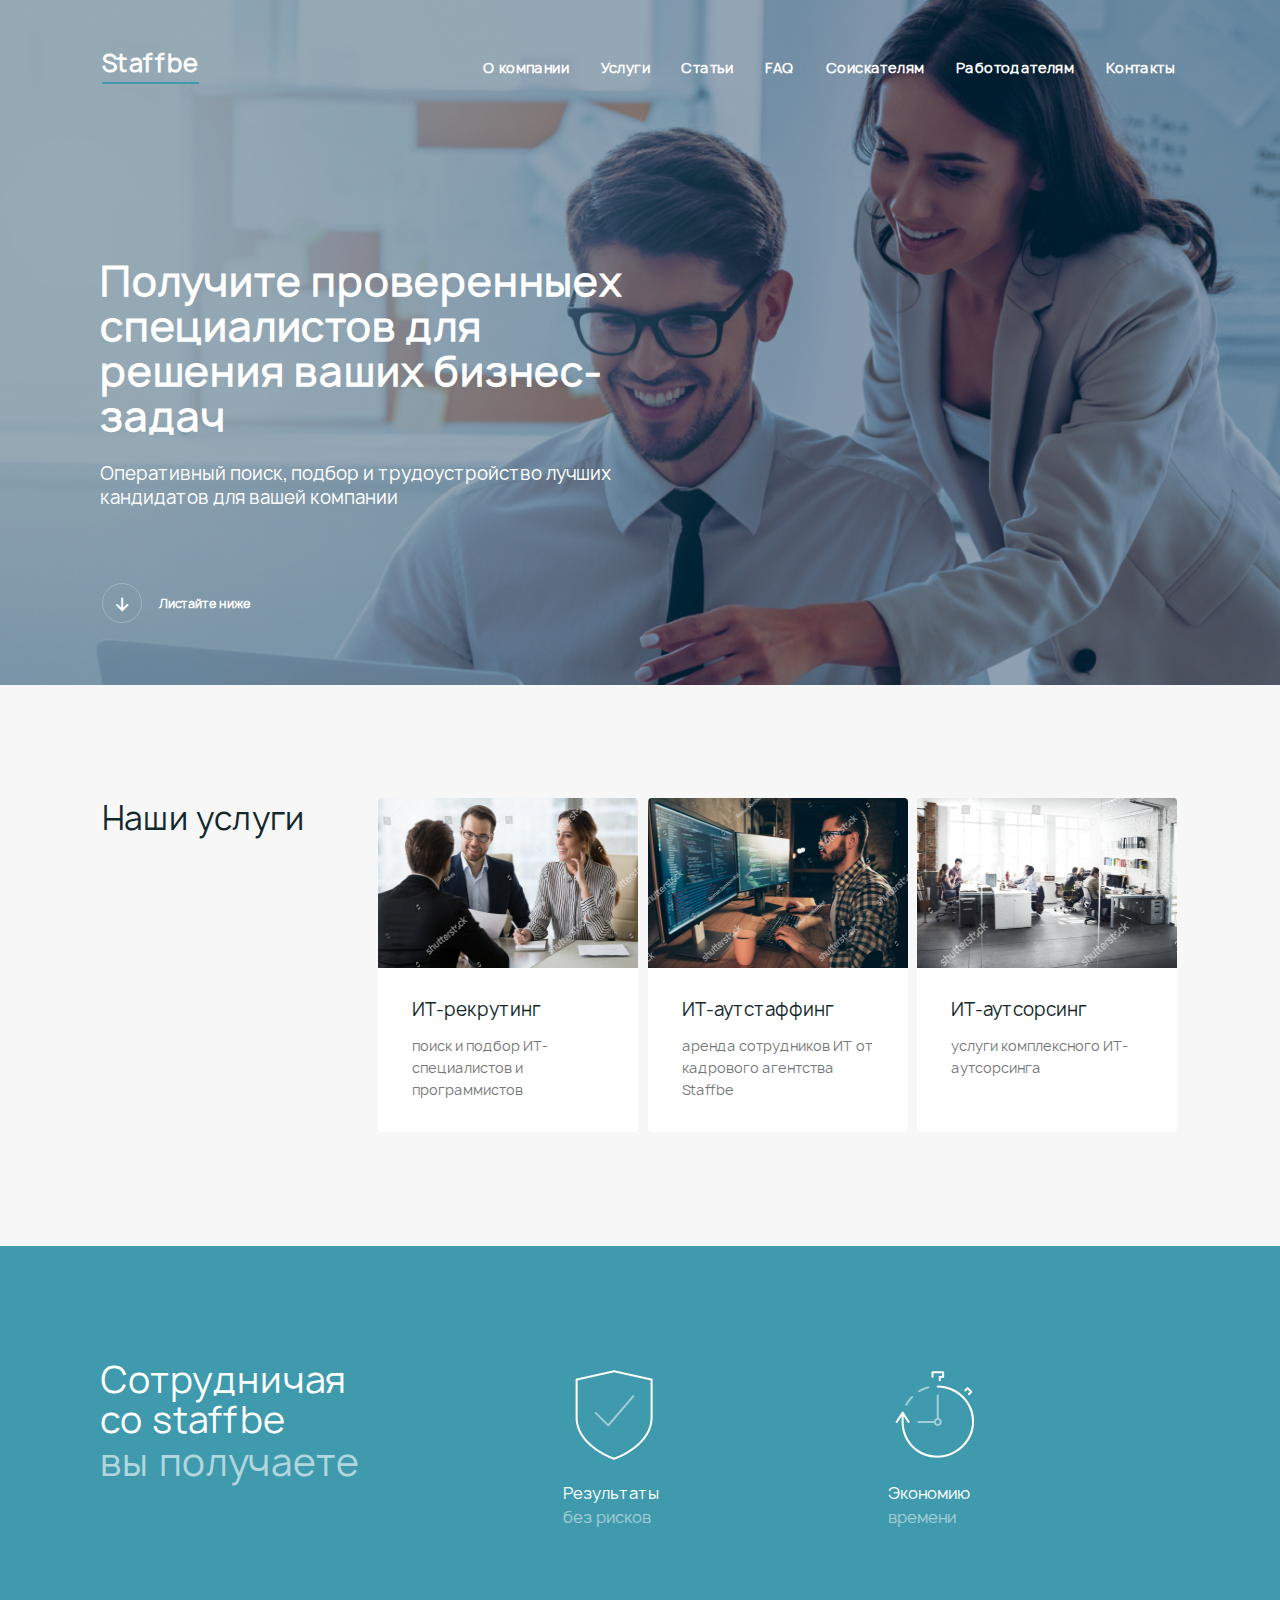
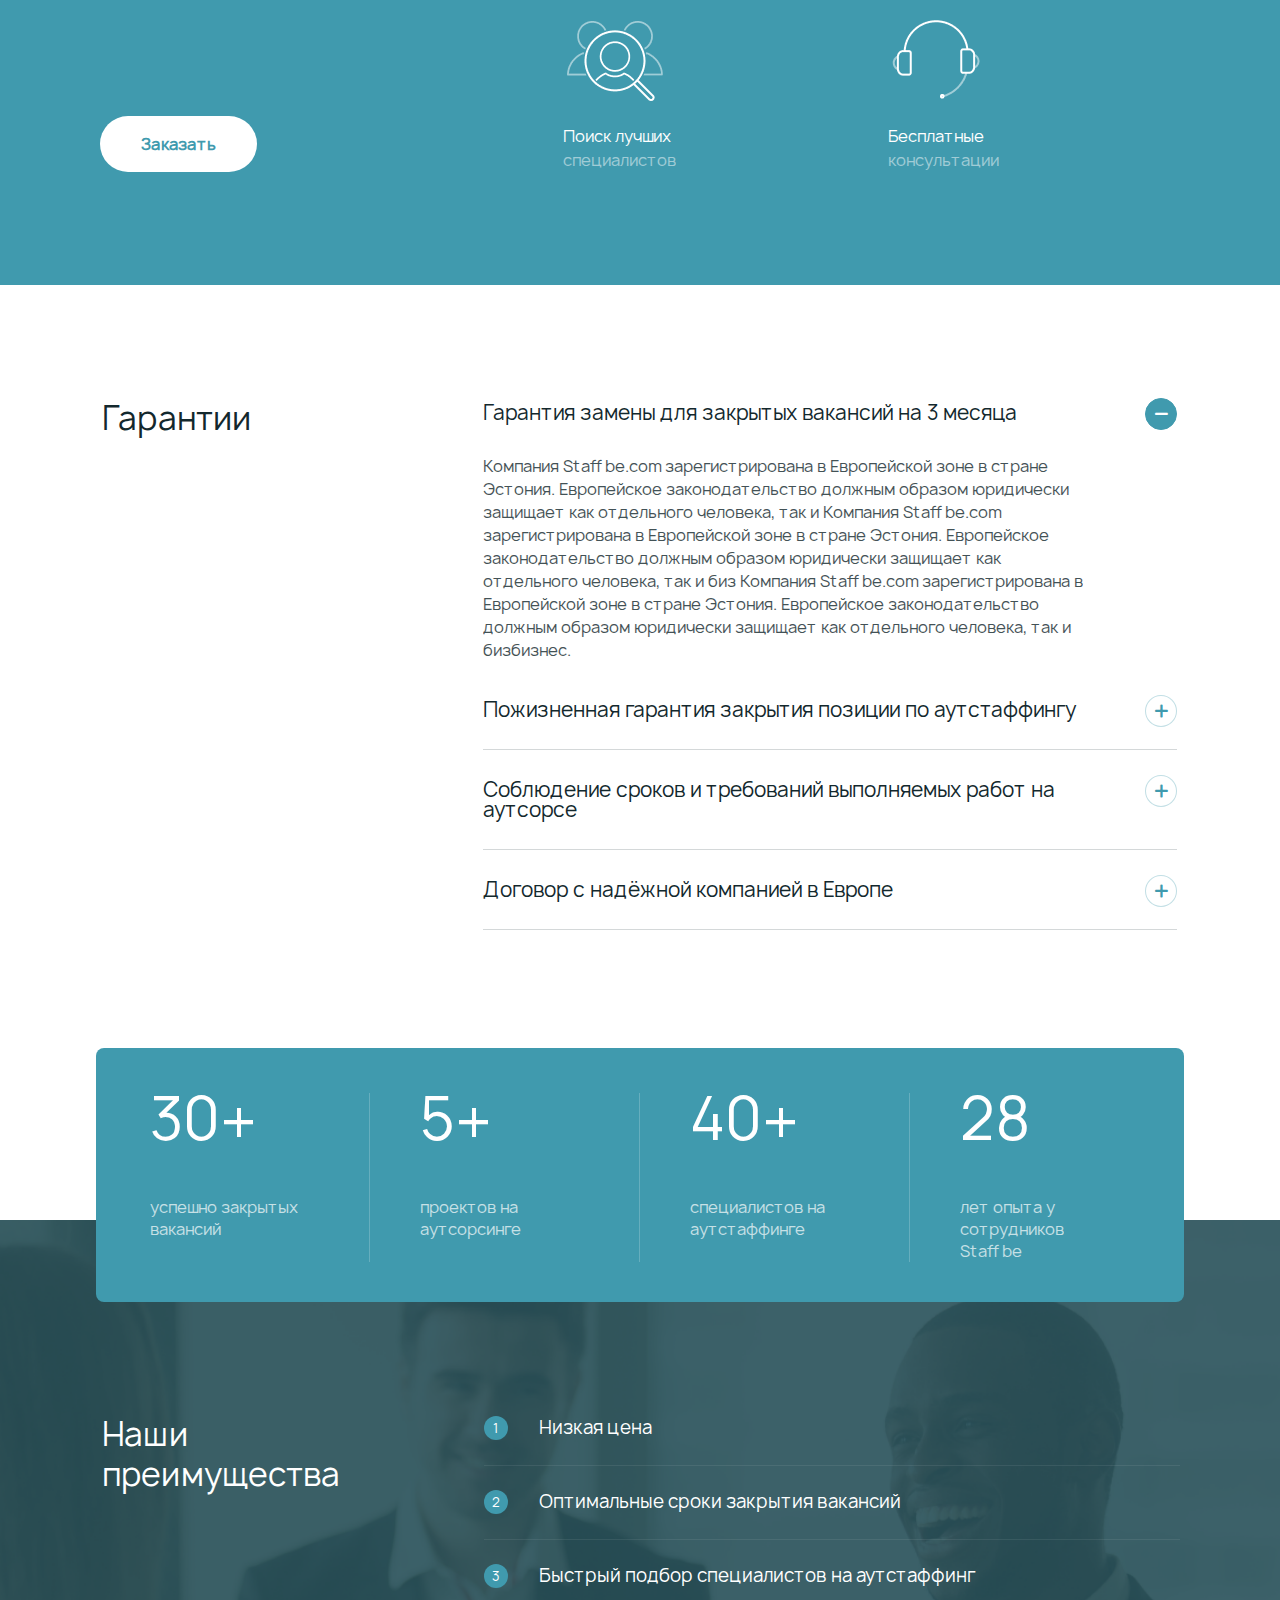
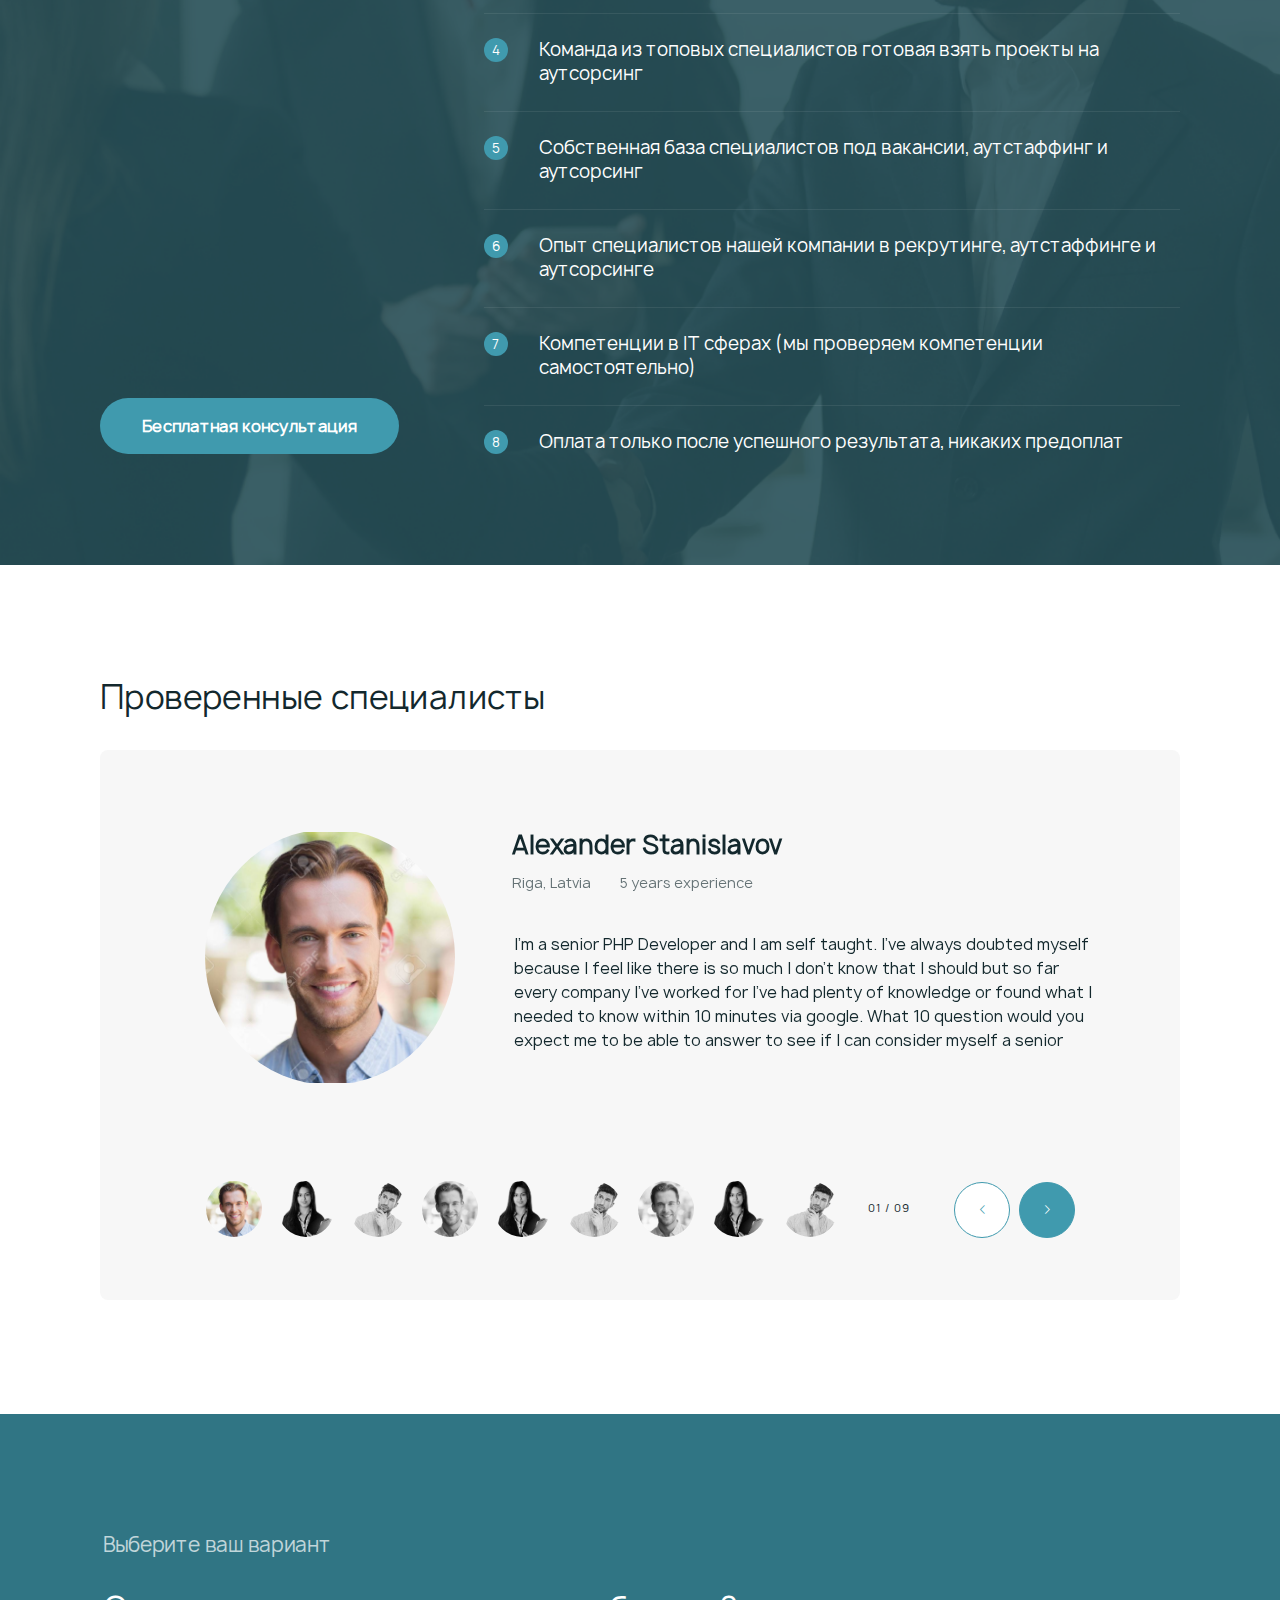
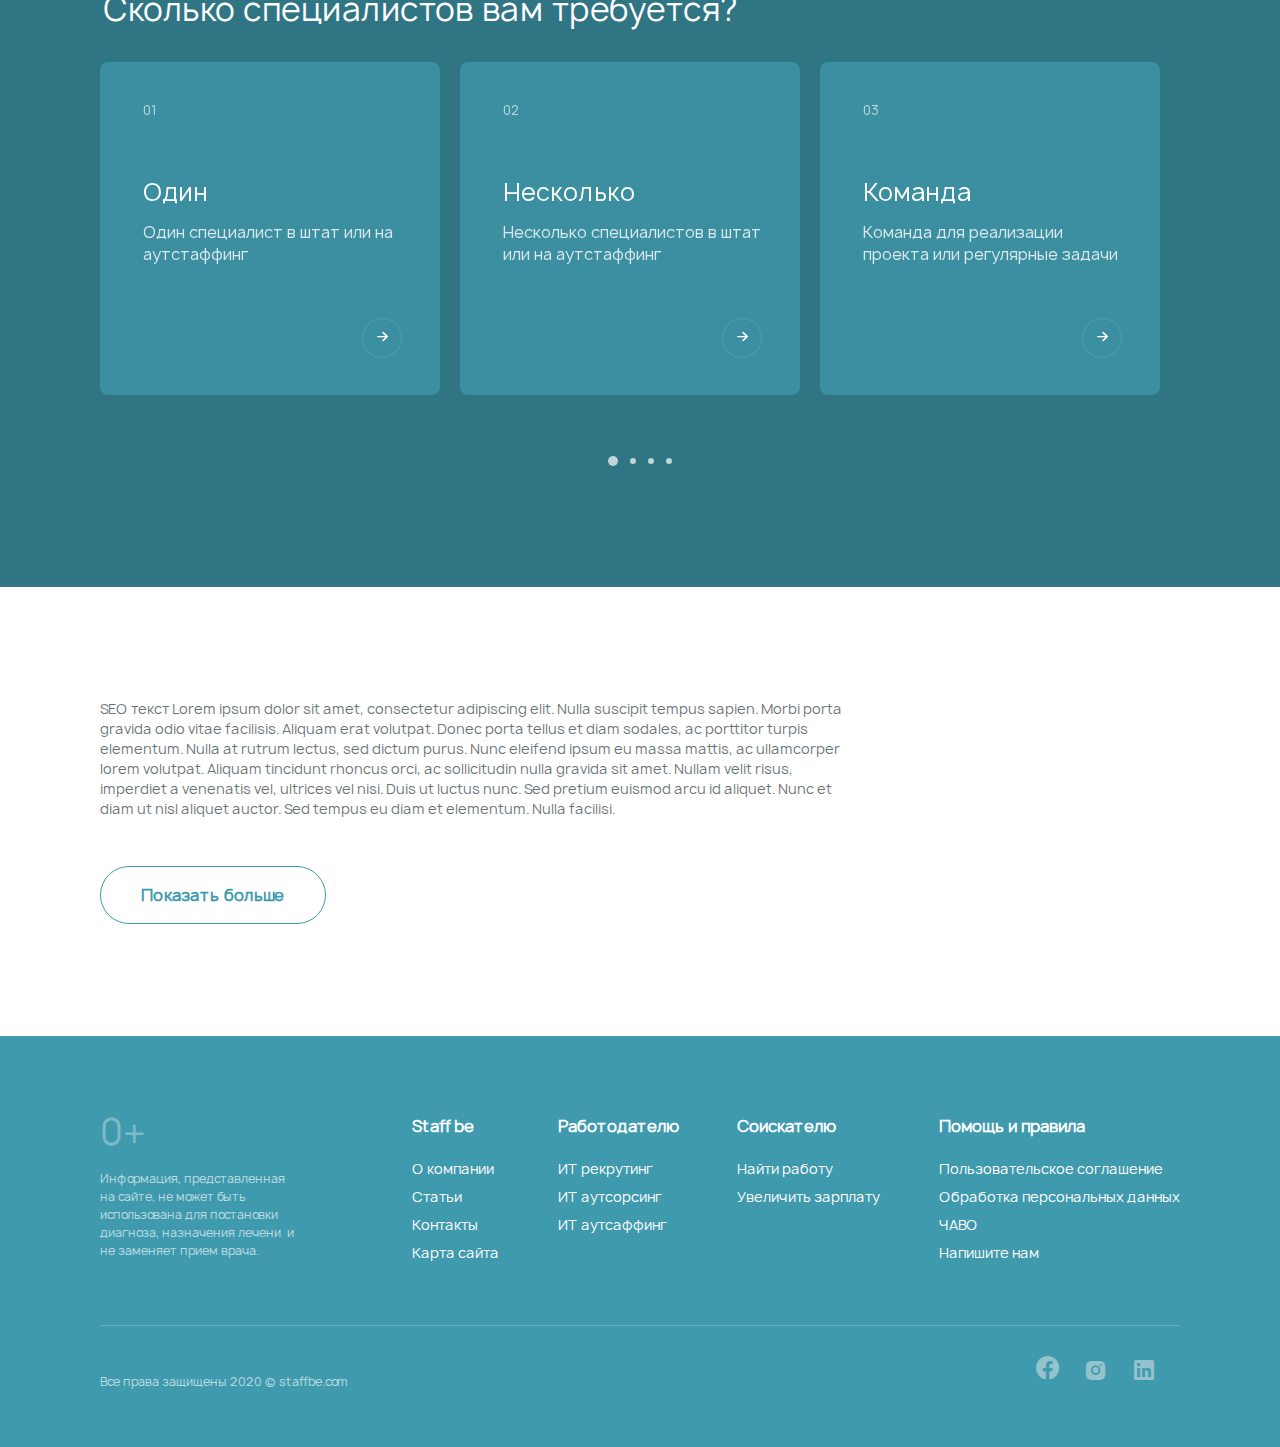
<file: markup/index.html>
<!DOCTYPE html>
<html lang="ru">

<head>
  <meta charset="UTF-8">
  <title>index</title>
  <meta name="viewport" content="width=device-width, initial-scale=1.0, maximum-scale=1.0">
  <meta name="cmsmagazine" content="5a7189a28fb3dc68238dbdb44c9ea99c">
  <link rel="icon" type="image/png" sizes="16x16" href="img/logo.png">

  <link rel="stylesheet" href="css/home.min.css" data-inprogress="">
  <link rel="stylesheet" href="css/style.min.css" data-inprogress="">
</head>

<body>
<div class="wrapper">

  <!-- Popup -->
  <div class="signPopup animated ">
    <div class="close"></div>
    <div class="sign__popup ">
        <div class="content">
            <div class="block_form">
                <img src="img/logo.png">
                <h2 class="title">Sign In</h2>
                <form>
                    <div class="input_box">
                        <label>Login</label>
                        <input type="text" placeholder="Email">
                    </div>
                    <div class="input_box">
                        <label>Password</label>
                        <input type="text" placeholder="Password">
                    </div>
                    <a href="#" class="password">Forgot Password?</a>
                    <div class="button_box">
                        <button class="signIn">Sign in</button>
                        <button class="chancel">Chancel</button>
                        <div class="registration">
                            <p>Don’t have an account?</p>
                            <button class="account">Create an Account</button>
                        </div>

                    </div>
                </form>
            </div>
        </div>
    </div>
</div>

  <!-- Content -->
  <section class="banner">
    <!-- Header -->
    <header class="header">
    <div class="container">
        <a href="index.html" class="logo">Staffbe</a>
        <div class="overlay">
            <nav class="overlayMenu">
                <ul role="menu">
                    <li><a href="index.html">О компании</a></li>
                    <li><a href="#">Услуги</a></li>
                    <li><a href="#">Статьи</a></li>
                    <li><a href="#">FAQ</a></li>
                    <li><a href="#">Соискателям</a></li>
                    <li><a href="#">Работодателям</a></li>
                    <li><a href="#">Контакты</a></li>
                </ul>
            </nav>
        </div>
        <!--<div class="language"><a href="#">En</a> </div>-->
        <div class="navBurger" role="navigation" id="navToggle"></div>
    </div>
</header>
    <div class="container">
      <div class="text_banner">
        <h2>Получите проверенныех специалистов для решения ваших бизнес-задач </h2>
        <p>Оперативный поиск, подбор и трудоустройство лучших кандидатов для вашей компании</p>
        <div id="scrollto" class="scrollto">
          <a href="#anchor1"><span><i class="icon-down"></i></span>Листайте ниже </a>
        </div>
      </div>
    </div>
  </section>
  <section class="services section" id="anchor1">
    <div class="container">
      <h2 class="title">Наши услуги</h2>
      <div class="content box_services">
        <a href="#" class="box">
          <picture>
            <img src="img/photo_1.png">
          </picture>
          <div class="txt">
            <h3>ИТ-рекрутинг</h3>
            <p>
              поиск и подбор
              ИТ-специалистов
              и программистов
            </p>
          </div>
        </a>
        <a href="#" class="box">
          <picture>
            <img src="img/photo_2.png">
          </picture>
          <div class="txt">
            <h3>ИТ-аутстаффинг</h3>
            <p>
              аренда сотрудников ИТ от кадрового агентства Staffbe
            </p>
          </div>
        </a>
        <a href="#" class="box">
          <picture>
            <img src="img/photo_3.png">
          </picture>
          <div class="txt">
            <h3>ИТ-аутсорсинг</h3>
            <p>
              услуги комплексного ИТ-аутсорсинга
            </p>
          </div>
        </a>
      </div>
    </div>
  </section>
  <section class="advantages">
    <div class="container">
      <h2 class="title white">
        Сотрудничая со staffbe
        <span>вы получаете</span>
      </h2>
      <div class="content box_advantages">
        <div class="box">
          <picture><img src="img/photo_4.png"></picture>
          <p>Результаты<span>без рисков</span></p>
        </div>
        <div class="box">
          <picture><img src="img/photo_5.png"></picture>
          <p>Экономию<span>времени</span></p>
        </div>
        <div class="box">
          <picture><img src="img/photo_6.png"></picture>
          <p>Поиск лучших<span> специалистов</span></p>
        </div>
        <div class="box">
          <picture><img src="img/photo_7.png"></picture>
          <p>Бесплатные<span>консультации</span></p>
        </div>
      </div>
      <a href="javascript:void(0)" class="btn btn_white">Заказать</a>
    </div>
  </section>
  <section class="warranty">
    <div class="container">
      <h2 class="title">Гарантии</h2>
      <div class="content">
        <div class="accordion" id="accordion">
          <h3>Гарантия замены для закрытых вакансий на 3 месяца</h3>
          <div>
            <p>
              Компания Staffbe.com зарегистрирована в Европейской зоне в стране Эстония. Европейское законодательство должным образом юридически защищает как отдельного человека, так и
              Компания Staffbe.com зарегистрирована в Европейской зоне в стране Эстония. Европейское законодательство должным образом юридически защищает как отдельного человека, так и биз
              Компания Staffbe.com зарегистрирована в Европейской зоне в стране Эстония. Европейское законодательство должным образом юридически защищает как отдельного человека, так и бизбизнес.
            </p>
          </div>
          <h3>Пожизненная гарантия закрытия позиции по аутстаффингу</h3>
          <div>
            <p>
              Компания Staffbe.com зарегистрирована в Европейской зоне в стране Эстония. Европейское законодательство должным образом юридически защищает как отдельного человека, так и бизнес.
            </p>
          </div>
          <h3>Соблюдение сроков и требований выполняемых работ на аутсорсе</h3>
          <div>
            <p>
              Компания Staffbe.com зарегистрирована в Европейской зоне в стране Эстония. Европейское законодательство должным образом юридически защищает как отдельного человека, так и бизнес.
            </p>
          </div>
          <h3>Договор с надёжной компанией в Европе</h3>
          <div>
            <p>
              Компания Staffbe.com зарегистрирована в Европейской зоне в стране Эстония. Европейское законодательство должным образом юридически защищает как отдельного человека, так и бизнес.
            </p>
          </div>
        </div>
      </div>
    </div>
    <div class="about_rating">
      <div class="container">
        <div class="rating_box">
          <div class="box">
            <h3>30+</h3>
            <p>успешно закрытых вакансий</p>
          </div>
          <div class="box">
            <h3>5+</h3>
            <p>проектов на аутсорсинге</p>
          </div>
          <div class="box">
            <h3>40+</h3>
            <p>специалистов на аутстаффинге</p>
          </div>
          <div class="box">
            <h3>28</h3>
            <p>лет опыта у сотрудников Staffbe</p>
          </div>
        </div>
      </div>
    </div>
  </section>
  <section class="excellence">
    <div class="container">
      <h2 class="title white">Наши преимущества</h2>
      <div class="content">
        <ul>
          <li><span>1</span>Низкая цена</li>
          <li><span>2</span>Оптимальные сроки  закрытия вакансий</li>
          <li><span>3</span>Быстрый подбор специалистов на аутстаффинг</li>
          <li><span>4</span>Команда из топовых специалистов  готовая взять проекты на аутсорсинг</li>
          <li><span>5</span>Собственная база специалистов под вакансии, аутстаффинг и аутсорсинг</li>
          <li><span>6</span>Опыт специалистов нашей компании в рекрутинге, аутстаффинге и аутсорсинге</li>
          <li><span>7</span>Компетенции в IT сферах (мы проверяем компетенции самостоятельно)</li>
          <li><span>8</span>Оплата только после успешного результата, никаких предоплат</li>
        </ul>
      </div>
      <a href="javascript:void(0)" class="btn green">Бесплатная консультация</a>
    </div>
  </section>
  <section class="specialists">
    <div class="container">
      <h2 class="title">Проверенные специалисты</h2>
      <div class="slider_block">
        <div class="slider-for">
          <div>
            <div class="slide">
              <div class="img">
                <img src="img/user1.png">
              </div>
              <div class="text">
                <p class="name">Alexander Stanislavov</p>
                <p class="about"><span>Riga, Latvia</span><span>5 years experience</span></p>
                <div class="review">
                  <p>
                    I'm a senior PHP Developer and I am self taught. I've always doubted myself because I feel like
                    there is so much I don't know that I should but so far every company I've worked for I've had plenty
                    of knowledge or found what I needed to know within 10 minutes via google. What 10 question would you
                    expect me to be able to answer to see if I can consider myself a senior
                  </p>
                </div>
              </div>
            </div>
          </div>
          <div>
            <div class="slide">
              <div class="img">
                <img src="img/user2.png">
              </div>
              <div class="text">
                <p class="name">Inga Stanislavov</p>
                <p class="about"><span>Riga, Latvia</span><span>5 years experience</span></p>
                <div class="review">
                  <p>
                    I'm a senior PHP Developer and I am self taught. I've always doubted myself because I feel like

                  </p>
                </div>
              </div>
            </div>
          </div>
          <div>
            <div class="slide">
              <div class="img">
                <img src="img/user3.png">
              </div>
              <div class="text">
                <p class="name">Alexander Stanislavov</p>
                <p class="about"><span>Riga, Latvia</span><span>5 years experience</span></p>
                <div class="review">
                  <p>
                    I'm a senior PHP Developer and I am self taught. I've always doubted myself because I feel like
                    there is so much I don't know that I should but so far every company I've worked for I've had plenty
                    of knowledge or found what I needed to know within 10 minutes via google. What 10 question would you
                    expect me to be able to answer to see if I can consider myself a senior
                  </p>
                </div>
              </div>
            </div>
          </div>

          <div>
            <div class="slide">
              <div class="img">
                <img src="img/user1.png">
              </div>
              <div class="text">
                <p class="name">Alexander Stanislavov</p>
                <p class="about"><span>Riga, Latvia</span><span>5 years experience</span></p>
                <div class="review">
                  <p>
                    I'm a senior PHP Developer and I am self taught. I've always doubted myself because I feel like
                    there is so much I don't know that I should but so far every company I've worked for I've had plenty
                    of knowledge or found what I needed to know within 10 minutes via google. What 10 question would you
                    expect me to be able to answer to see if I can consider myself a senior
                  </p>
                </div>
              </div>
            </div>
          </div>
          <div>
            <div class="slide">
              <div class="img">
                <img src="img/user2.png">
              </div>
              <div class="text">
                <p class="name">Inga Stanislavov</p>
                <p class="about"><span>Riga, Latvia</span><span>5 years experience</span></p>
                <div class="review">
                  <p>
                    I'm a senior PHP Developer and I am self taught. I've always doubted myself because I feel like

                  </p>
                </div>
              </div>
            </div>
          </div>
          <div>
            <div class="slide">
              <div class="img">
                <img src="img/user3.png">
              </div>
              <div class="text">
                <p class="name">Alexander Stanislavov</p>
                <p class="about"><span>Riga, Latvia</span><span>5 years experience</span></p>
                <div class="review">
                  <p>
                    I'm a senior PHP Developer and I am self taught. I've always doubted myself because I feel like
                    there is so much I don't know that I should but so far every company I've worked for I've had plenty
                    of knowledge or found what I needed to know within 10 minutes via google. What 10 question would you
                    expect me to be able to answer to see if I can consider myself a senior
                  </p>
                </div>
              </div>
            </div>
          </div>

          <div>
            <div class="slide">
              <div class="img">
                <img src="img/user1.png">
              </div>
              <div class="text">
                <p class="name">Alexander Stanislavov</p>
                <p class="about"><span>Riga, Latvia</span><span>5 years experience</span></p>
                <div class="review">
                  <p>
                    I'm a senior PHP Developer and I am self taught. I've always doubted myself because I feel like
                    there is so much I don't know that I should but so far every company I've worked for I've had plenty
                    of knowledge or found what I needed to know within 10 minutes via google. What 10 question would you
                    expect me to be able to answer to see if I can consider myself a senior
                  </p>
                </div>
              </div>
            </div>
          </div>
          <div>
            <div class="slide">
              <div class="img">
                <img src="img/user2.png">
              </div>
              <div class="text">
                <p class="name">Inga Stanislavov</p>
                <p class="about"><span>Riga, Latvia</span><span>5 years experience</span></p>
                <div class="review">
                  <p>
                    I'm a senior PHP Developer and I am self taught. I've always doubted myself because I feel like

                  </p>
                </div>
              </div>
            </div>
          </div>
          <div>
            <div class="slide">
              <div class="img">
                <img src="img/user3.png">
              </div>
              <div class="text">
                <p class="name">Alexander Stanislavov</p>
                <p class="about"><span>Riga, Latvia</span><span>5 years experience</span></p>
                <div class="review">
                  <p>
                    I'm a senior PHP Developer and I am self taught. I've always doubted myself because I feel like
                    there is so much I don't know that I should but so far every company I've worked for I've had plenty
                    of knowledge or found what I needed to know within 10 minutes via google. What 10 question would you
                    expect me to be able to answer to see if I can consider myself a senior
                  </p>
                </div>
              </div>
            </div>
          </div>
        </div>
        <div class="slider-nav">
          <img src="img/user1.png" alt="">
          <img src="img/user2.png" alt="">
          <img src="img/user3.png" alt="">

          <img src="img/user1.png" alt="">
          <img src="img/user2.png" alt="">
          <img src="img/user3.png" alt="">

          <img src="img/user1.png" alt="">
          <img src="img/user2.png" alt="">
          <img src="img/user3.png" alt="">

        </div>
        <div class="num"><span id="cp">01</span><strong>/</strong>09</div>
      </div>
    </div>

  </section>
  <section class="specialists_slider">
    <div class="container">
      <h2 class="title white"><span>Выберите ваш вариант</span>Сколько специалистов вам требуется? </h2>
      <div class="slider1">
        <div>
          <div class="slide">
            <span>01</span>
            <h3>Один</h3>
            <p>Один специалист в штат или на аутстаффинг</p>
            <a href="javascript:void(0)" class="link"></a>
          </div>
        </div>
        <div>
          <div class="slide">
            <span>02</span>
            <h3>Несколько </h3>
            <p>Несколько специалистов в штат или на аутстаффинг</p>
            <a href="javascript:void(0)" class="link"></a>
          </div>
        </div>
        <div>
          <div class="slide">
            <span>03</span>
            <h3>Команда</h3>
            <p>Команда для реализации проекта или регулярные задачи</p>
            <a href="javascript:void(0)" class="link"></a>
          </div>
        </div>

        <div>
          <div class="slide">
            <span>04</span>
            <h3>Один</h3>
            <p>Один специалист в штат или на аутстаффинг</p>
            <a href="javascript:void(0)" class="link"></a>
          </div>
        </div>
        <div>
          <div class="slide">
            <span>05</span>
            <h3>Несколько </h3>
            <p>Несколько специалистов в штат или на аутстаффинг</p>
            <a href="javascript:void(0)" class="link"></a>
          </div>
        </div>
        <div>
          <div class="slide">
            <span>06</span>
            <h3>Команда</h3>
            <p>Команда для реализации проекта или регулярные задачи</p>
            <a href="javascript:void(0)" class="link"></a>
          </div>
        </div>
      </div>
    </div>
  </section>
  <section class="about_block">
    <div class="container ">
      <p>
        SEO текст Lorem ipsum dolor sit amet, consectetur adipiscing elit. Nulla suscipit tempus sapien. Morbi
        porta gravida odio vitae facilisis. Aliquam erat volutpat. Donec porta tellus et diam sodales,
        ac porttitor turpis elementum. Nulla at rutrum lectus, sed dictum purus. Nunc eleifend ipsum
        eu massa mattis, ac ullamcorper lorem volutpat. Aliquam tincidunt rhoncus orci, ac sollicitudin nulla
        gravida sit amet. Nullam velit risus, imperdiet a venenatis vel, ultrices vel nisi. Duis ut luctus nunc.
        Sed pretium euismod arcu id aliquet. Nunc et diam ut nisl aliquet auctor. Sed tempus eu diam et elementum.
        Nulla facilisi.
      </p>
      <div class="more">
        <p>
          SEO текст Lorem ipsum dolor sit amet, consectetur adipiscing elit. Nulla suscipit tempus sapien. Morbi
          porta gravida odio vitae facilisis. Aliquam erat volutpat. Donec porta tellus et diam sodales,
          ac porttitor turpis elementum. Nulla at rutrum lectus, sed dictum purus. Nunc eleifend ipsum
          eu massa mattis, ac ullamcorper lorem volutpat. Aliquam tincidunt rhoncus orci, ac sollicitudin nulla
          gravida sit amet. Nullam velit risus, imperdiet a venenatis vel, ultrices vel nisi. Duis ut luctus nunc.
          Sed pretium euismod arcu id aliquet. Nunc et diam ut nisl aliquet auctor. Sed tempus eu diam et elementum.
          Nulla facilisi.
        </p>
      </div>
      <a href="javascript:void(0)" class="btn green_border" id="showmemore">Показать больше</a>

    </div>
  </section>

  <!-- Footer -->
  <footer>
    <div class="container">
        <div class="accordion" id="accordionFooter">
            <h3>Staffbe</h3>
            <div>
                <h3>Staffbe</h3>
                <ul>
                    <li><a href="#">О компании</a></li>
                    <li><a href="#">Статьи</a></li>
                    <li><a href="#">Контакты</a></li>
                    <li><a href="#">Карта сайта</a></li>
                </ul>
            </div>
            <h3>Работодателю</h3>
            <div>
                <h3>Работодателю</h3>
                <ul>
                    <li><a href="#">ИТ рекрутинг</a></li>
                    <li><a href="#">ИТ аутсорсинг</a></li>
                    <li><a href="#">ИТ аутсаффинг</a></li>
                </ul>
            </div>
            <h3>Соискателю</h3>
            <div>
                <h3>Соискателю</h3>
                <ul>
                    <li><a href="#">Найти работу</a></li>
                    <li><a href="#">Увеличить зарплату</a></li>
                </ul>
            </div>
            <h3>Помощь и правила</h3>
            <div>
                <h3>Помощь и правила</h3>
                <ul>
                    <li><a href="#">Пользовательское соглашение</a></li>
                    <li><a href="#">Обработка персональных данных</a></li>
                    <li><a href="#">ЧАВО</a></li>
                    <li><a href="#">Напишите нам</a></li>
                </ul>
            </div>
        </div>
        <ul class="social">
            <li><a href="#"><i class="icon-vector"></i> </a></li>
            <li><a href="#"><i class="icon-instagram"></i> </a></li>
            <li><a href="#"><i class="icon-groupin"></i> </a></li>
        </ul>
        <div class="footer_logo">
            <h3>0+</h3>
            <p>
                Информация, представленная на сайте, не может быть использована для постановки диагноза, назначения лечени  и не заменяет прием врача.
            </p>
        </div>
        <p class="about">Все права защищены 2020 © staffbe.com</p>
    </div>
</footer>


</div>
<!-- Script -->
<script src="js/jquery-3.4.1.min.js"></script>
<script src="js/jquery-ui.min.js"></script>
<script src="js/slick.min.js"></script>

<script src="js/jquery.mask.min.js"></script>
<script src="js/home.min.js"></script>
<script src="js/main.min.js"></script>
</body>

</html>
</file>
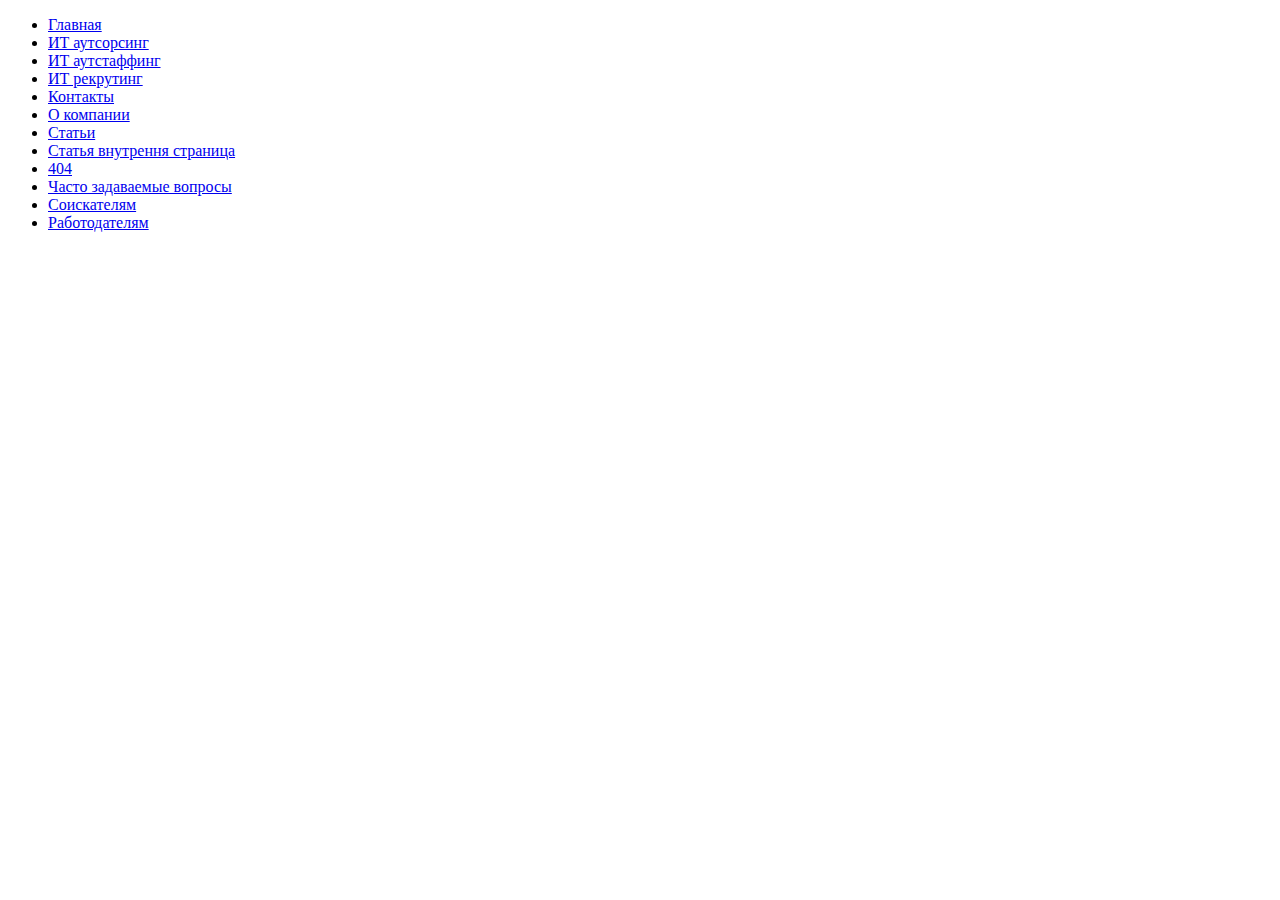
<file: assets/page.html>
<!DOCTYPE html>
<html lang="en">
<head>
    <meta charset="UTF-8">
    <title>Title</title>
</head>
<body>
<ul>
    <li><a href="#">Главная</a></li>
    <li><a href="#">ИТ аутсорсинг</a></li>
    <li><a href="#">ИТ аутстаффинг</a></li>
    <li><a href="#">ИТ рекрутинг</a></li>
    <li><a href="#">Контакты</a></li>
    <li><a href="#">О компании</a></li>
    <li><a href="#">Статьи</a></li>
    <li><a href="#">Статья внутрення страница</a></li>
    <li><a href="#">404</a></li>
    <li><a href="#">Часто задаваемые вопросы</a></li>
    <li><a href="#">Соискателям</a></li>
    <li><a href="#">Работодателям</a></li>
</ul>

</body>
</html>
</file>
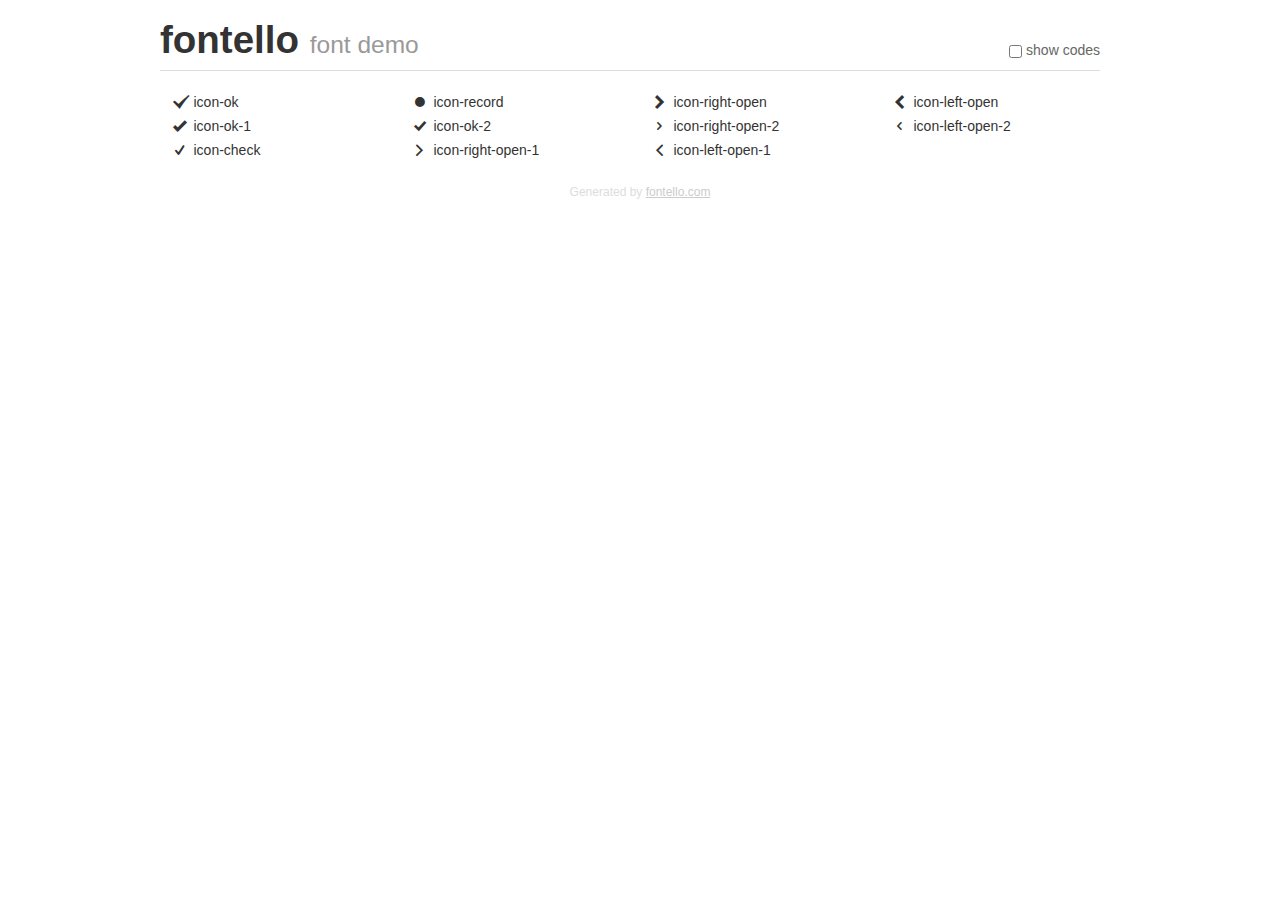
<file: fontello/fontello-1d3e7090/demo.html>
<!DOCTYPE html>
<html>
  <head><!--[if lt IE 9]><script language="javascript" type="text/javascript" src="//html5shim.googlecode.com/svn/trunk/html5.js"></script><![endif]-->
    <meta charset="UTF-8"><style>/*
 * Bootstrap v2.2.1
 *
 * Copyright 2012 Twitter, Inc
 * Licensed under the Apache License v2.0
 * http://www.apache.org/licenses/LICENSE-2.0
 *
 * Designed and built with all the love in the world @twitter by @mdo and @fat.
 */
.clearfix {
  *zoom: 1;
}
.clearfix:before,
.clearfix:after {
  display: table;
  content: "";
  line-height: 0;
}
.clearfix:after {
  clear: both;
}
html {
  font-size: 100%;
  -webkit-text-size-adjust: 100%;
  -ms-text-size-adjust: 100%;
}
a:focus {
  outline: thin dotted #333;
  outline: 5px auto -webkit-focus-ring-color;
  outline-offset: -2px;
}
a:hover,
a:active {
  outline: 0;
}
button,
input,
select,
textarea {
  margin: 0;
  font-size: 100%;
  vertical-align: middle;
}
button,
input {
  *overflow: visible;
  line-height: normal;
}
button::-moz-focus-inner,
input::-moz-focus-inner {
  padding: 0;
  border: 0;
}
body {
  margin: 0;
  font-family: "Helvetica Neue", Helvetica, Arial, sans-serif;
  font-size: 14px;
  line-height: 20px;
  color: #333;
  background-color: #fff;
}
a {
  color: #08c;
  text-decoration: none;
}
a:hover {
  color: #005580;
  text-decoration: underline;
}
.row {
  margin-left: -20px;
  *zoom: 1;
}
.row:before,
.row:after {
  display: table;
  content: "";
  line-height: 0;
}
.row:after {
  clear: both;
}
[class*="span"] {
  float: left;
  min-height: 1px;
  margin-left: 20px;
}
.container,
.navbar-static-top .container,
.navbar-fixed-top .container,
.navbar-fixed-bottom .container {
  width: 940px;
}
.span12 {
  width: 940px;
}
.span11 {
  width: 860px;
}
.span10 {
  width: 780px;
}
.span9 {
  width: 700px;
}
.span8 {
  width: 620px;
}
.span7 {
  width: 540px;
}
.span6 {
  width: 460px;
}
.span5 {
  width: 380px;
}
.span4 {
  width: 300px;
}
.span3 {
  width: 220px;
}
.span2 {
  width: 140px;
}
.span1 {
  width: 60px;
}
[class*="span"].pull-right,
.row-fluid [class*="span"].pull-right {
  float: right;
}
.container {
  margin-right: auto;
  margin-left: auto;
  *zoom: 1;
}
.container:before,
.container:after {
  display: table;
  content: "";
  line-height: 0;
}
.container:after {
  clear: both;
}
p {
  margin: 0 0 10px;
}
.lead {
  margin-bottom: 20px;
  font-size: 21px;
  font-weight: 200;
  line-height: 30px;
}
small {
  font-size: 85%;
}
h1 {
  margin: 10px 0;
  font-family: inherit;
  font-weight: bold;
  line-height: 20px;
  color: inherit;
  text-rendering: optimizelegibility;
}
h1 small {
  font-weight: normal;
  line-height: 1;
  color: #999;
}
h1 {
  line-height: 40px;
}
h1 {
  font-size: 38.5px;
}
h1 small {
  font-size: 24.5px;
}
body {
  margin-top: 90px;
}
.header {
  position: fixed;
  top: 0;
  left: 50%;
  margin-left: -480px;
  background-color: #fff;
  border-bottom: 1px solid #ddd;
  padding-top: 10px;
  z-index: 10;
}
.footer {
  color: #ddd;
  font-size: 12px;
  text-align: center;
  margin-top: 20px;
}
.footer a {
  color: #ccc;
  text-decoration: underline;
}
.the-icons {
  font-size: 14px;
  line-height: 24px;
}
.switch {
  position: absolute;
  right: 0;
  bottom: 10px;
  color: #666;
}
.switch input {
  margin-right: 0.3em;
}
.codesOn .i-name {
  display: none;
}
.codesOn .i-code {
  display: inline;
}
.i-code {
  display: none;
}
@font-face {
      font-family: 'fontello';
      src: url('./font/fontello.eot?10444139');
      src: url('./font/fontello.eot?10444139#iefix') format('embedded-opentype'),
           url('./font/fontello.woff?10444139') format('woff'),
           url('./font/fontello.ttf?10444139') format('truetype'),
           url('./font/fontello.svg?10444139#fontello') format('svg');
      font-weight: normal;
      font-style: normal;
    }
     
     
    .demo-icon
    {
      font-family: "fontello";
      font-style: normal;
      font-weight: normal;
      speak: never;
     
      display: inline-block;
      text-decoration: inherit;
      width: 1em;
      margin-right: .2em;
      text-align: center;
      /* opacity: .8; */
     
      /* For safety - reset parent styles, that can break glyph codes*/
      font-variant: normal;
      text-transform: none;
     
      /* fix buttons height, for twitter bootstrap */
      line-height: 1em;
     
      /* Animation center compensation - margins should be symmetric */
      /* remove if not needed */
      margin-left: .2em;
     
      /* You can be more comfortable with increased icons size */
      /* font-size: 120%; */
     
      /* Font smoothing. That was taken from TWBS */
      -webkit-font-smoothing: antialiased;
      -moz-osx-font-smoothing: grayscale;
     
      /* Uncomment for 3D effect */
      /* text-shadow: 1px 1px 1px rgba(127, 127, 127, 0.3); */
    }
     </style>
    <link rel="stylesheet" href="css/animation.css"><!--[if IE 7]><link rel="stylesheet" href="css/" + font.fontname + "-ie7.css"><![endif]-->
    <script>
      function toggleCodes(on) {
        var obj = document.getElementById('icons');
      
        if (on) {
          obj.className += ' codesOn';
        } else {
          obj.className = obj.className.replace(' codesOn', '');
        }
      }
      
    </script>
  </head>
  <body>
    <div class="container header">
      <h1>fontello <small>font demo</small></h1>
      <label class="switch">
        <input type="checkbox" onclick="toggleCodes(this.checked)">show codes
      </label>
    </div>
    <div class="container" id="icons">
      <div class="row">
        <div class="the-icons span3" title="Code: 0xe800"><i class="demo-icon icon-ok">&#xe800;</i> <span class="i-name">icon-ok</span><span class="i-code">0xe800</span></div>
        <div class="the-icons span3" title="Code: 0xe801"><i class="demo-icon icon-record">&#xe801;</i> <span class="i-name">icon-record</span><span class="i-code">0xe801</span></div>
        <div class="the-icons span3" title="Code: 0xe802"><i class="demo-icon icon-right-open">&#xe802;</i> <span class="i-name">icon-right-open</span><span class="i-code">0xe802</span></div>
        <div class="the-icons span3" title="Code: 0xe803"><i class="demo-icon icon-left-open">&#xe803;</i> <span class="i-name">icon-left-open</span><span class="i-code">0xe803</span></div>
      </div>
      <div class="row">
        <div class="the-icons span3" title="Code: 0xe804"><i class="demo-icon icon-ok-1">&#xe804;</i> <span class="i-name">icon-ok-1</span><span class="i-code">0xe804</span></div>
        <div class="the-icons span3" title="Code: 0xe805"><i class="demo-icon icon-ok-2">&#xe805;</i> <span class="i-name">icon-ok-2</span><span class="i-code">0xe805</span></div>
        <div class="the-icons span3" title="Code: 0xe806"><i class="demo-icon icon-right-open-2">&#xe806;</i> <span class="i-name">icon-right-open-2</span><span class="i-code">0xe806</span></div>
        <div class="the-icons span3" title="Code: 0xe807"><i class="demo-icon icon-left-open-2">&#xe807;</i> <span class="i-name">icon-left-open-2</span><span class="i-code">0xe807</span></div>
      </div>
      <div class="row">
        <div class="the-icons span3" title="Code: 0xe808"><i class="demo-icon icon-check">&#xe808;</i> <span class="i-name">icon-check</span><span class="i-code">0xe808</span></div>
        <div class="the-icons span3" title="Code: 0xf006"><i class="demo-icon icon-right-open-1">&#xf006;</i> <span class="i-name">icon-right-open-1</span><span class="i-code">0xf006</span></div>
        <div class="the-icons span3" title="Code: 0xf007"><i class="demo-icon icon-left-open-1">&#xf007;</i> <span class="i-name">icon-left-open-1</span><span class="i-code">0xf007</span></div>
      </div>
    </div>
    <div class="container footer">Generated by <a href="https://fontello.com">fontello.com</a></div>
  </body>
</html>
</file>
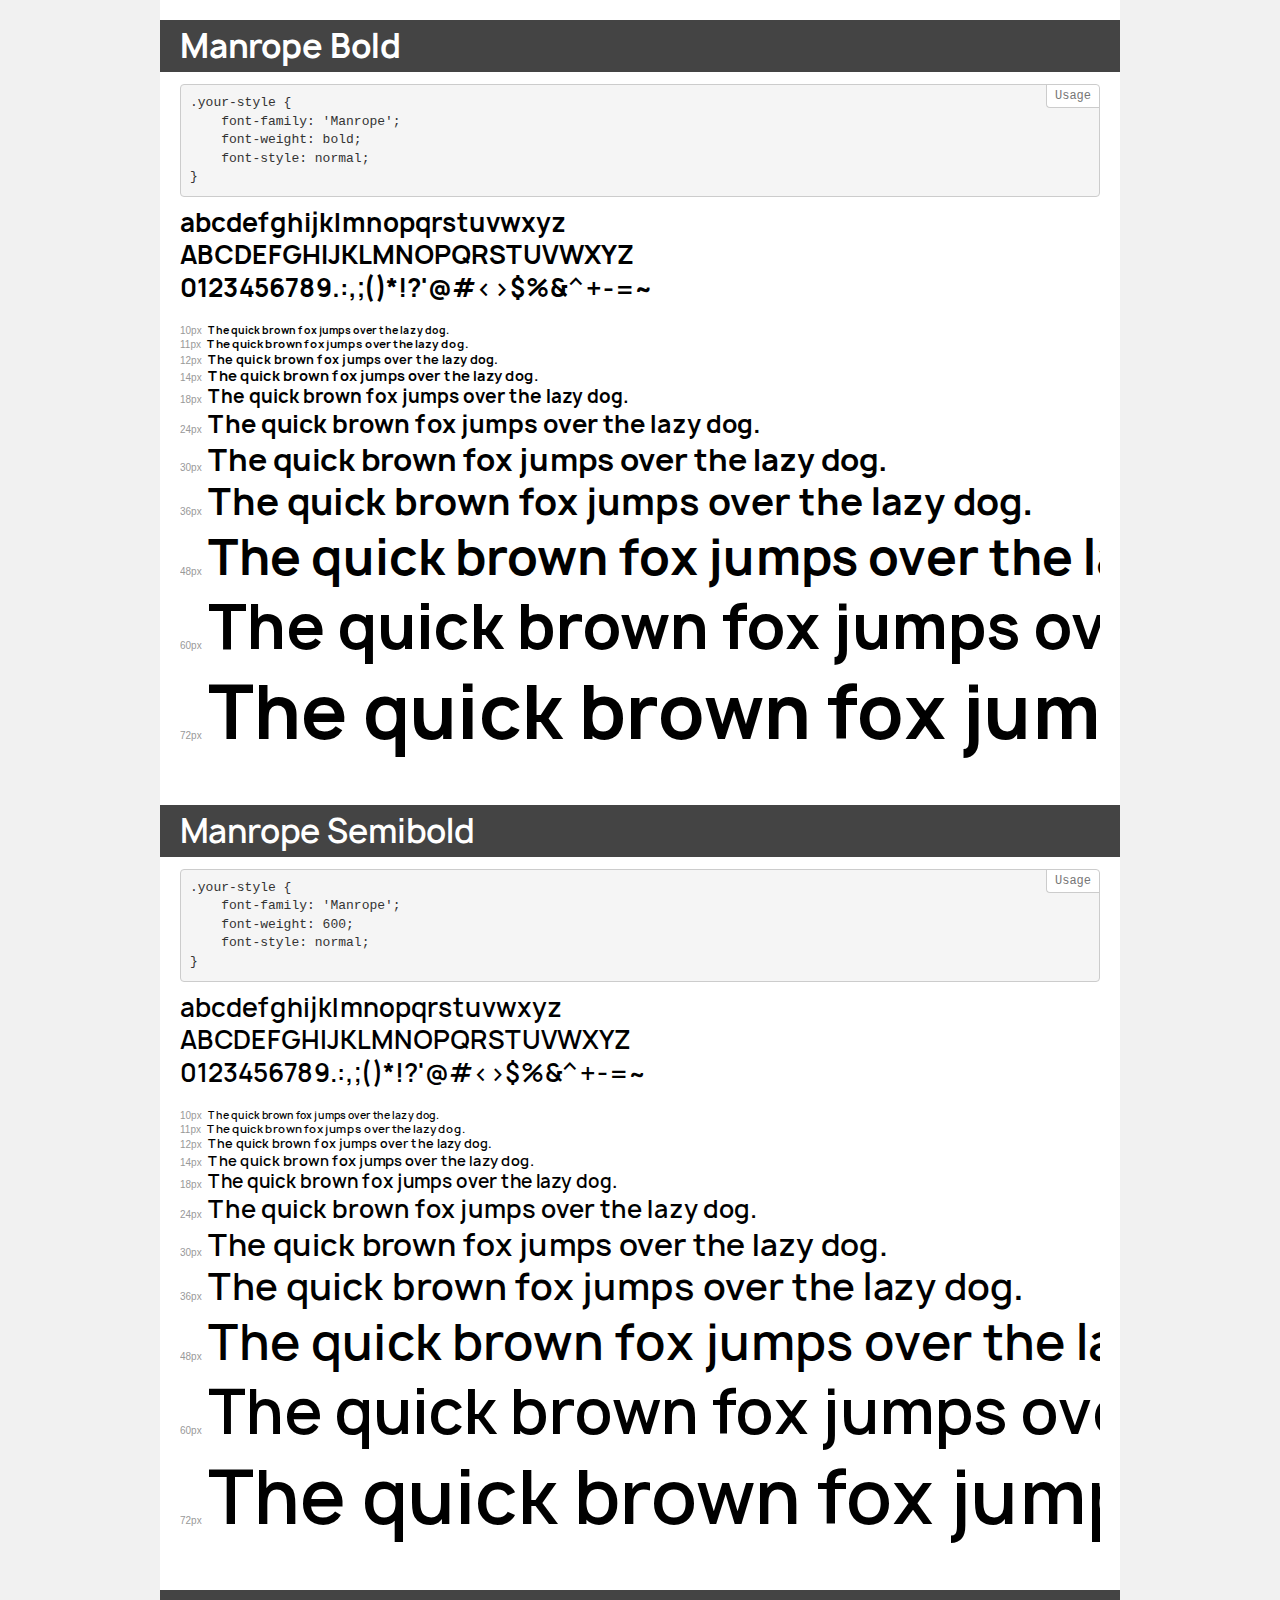
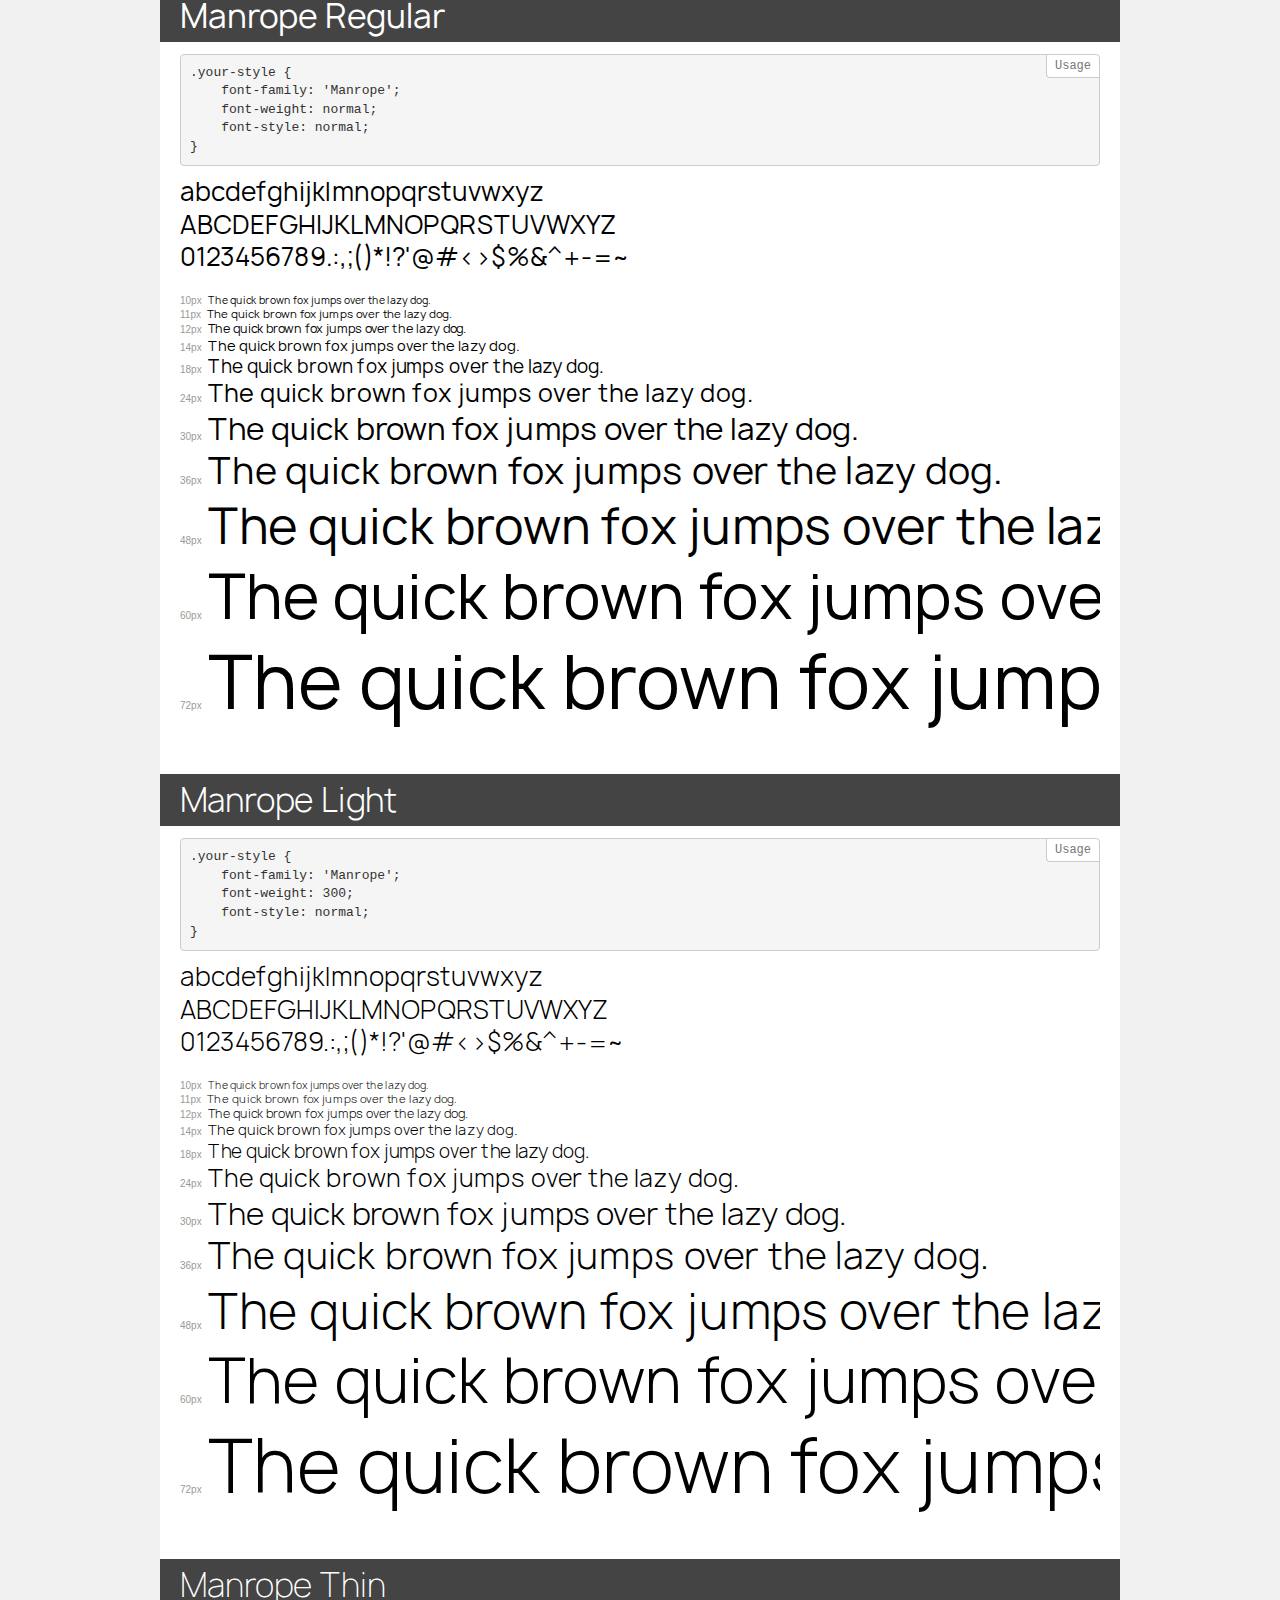
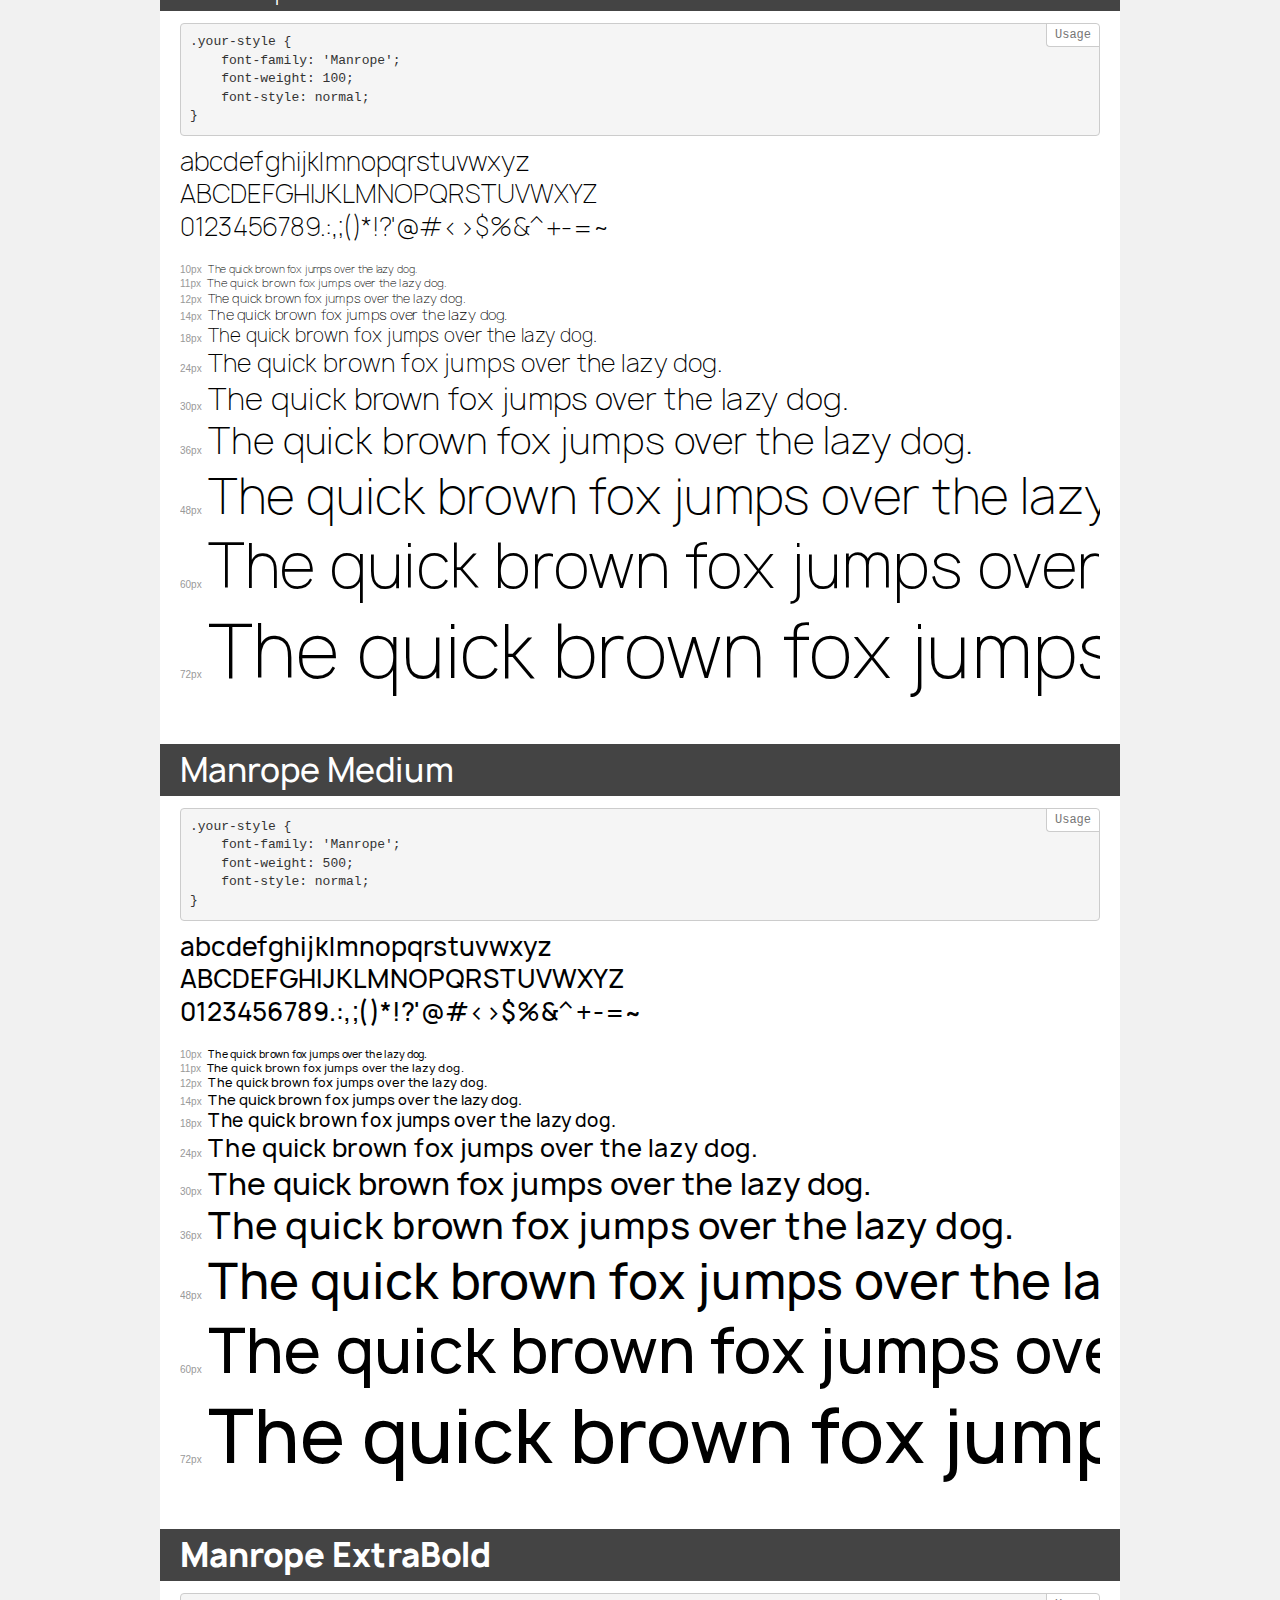
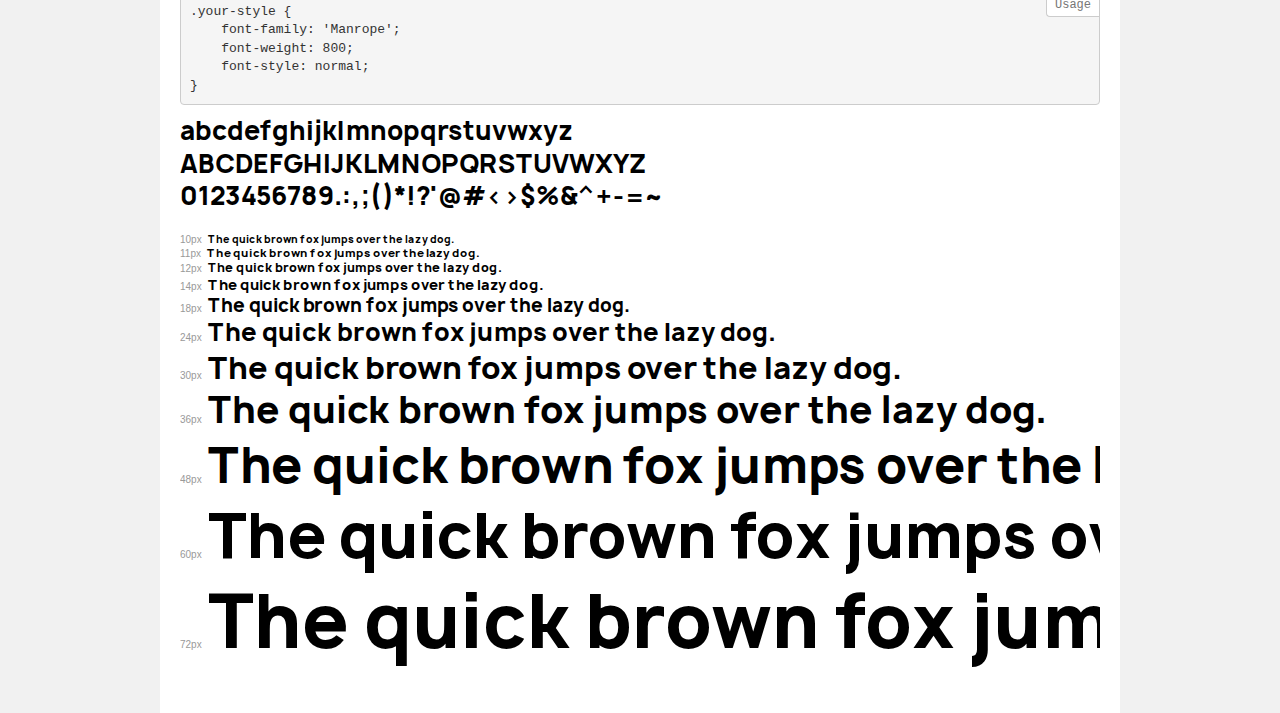
<file: markup/fonts/demo.html>
<!DOCTYPE html>
<html>
<head>
    <meta charset="utf-8">
    <meta http-equiv="X-UA-Compatible" content="IE=edge">
    <meta name="viewport" content="width=device-width, initial-scale=1">
    <meta name="robots" content="noindex, noarchive">
    <meta name="format-detection" content="telephone=no">
    <title>Transfonter demo</title>
    <link href="stylesheet.css" rel="stylesheet">
    <style>
        /*
        http://meyerweb.com/eric/tools/css/reset/
        v2.0 | 20110126
        License: none (public domain)
        */
        html, body, div, span, applet, object, iframe,
        h1, h2, h3, h4, h5, h6, p, blockquote, pre,
        a, abbr, acronym, address, big, cite, code,
        del, dfn, em, img, ins, kbd, q, s, samp,
        small, strike, strong, sub, sup, tt, var,
        b, u, i, center,
        dl, dt, dd, ol, ul, li,
        fieldset, form, label, legend,
        table, caption, tbody, tfoot, thead, tr, th, td,
        article, aside, canvas, details, embed,
        figure, figcaption, footer, header, hgroup,
        menu, nav, output, ruby, section, summary,
        time, mark, audio, video {
            margin: 0;
            padding: 0;
            border: 0;
            font-size: 100%;
            font: inherit;
            vertical-align: baseline;
        }
        /* HTML5 display-role reset for older browsers */
        article, aside, details, figcaption, figure,
        footer, header, hgroup, menu, nav, section {
            display: block;
        }
        body {
            line-height: 1;
        }
        ol, ul {
            list-style: none;
        }
        blockquote, q {
            quotes: none;
        }
        blockquote:before, blockquote:after,
        q:before, q:after {
            content: '';
            content: none;
        }
        table {
            border-collapse: collapse;
            border-spacing: 0;
        }
        /* common styles */
        body {
            background: #f1f1f1;
            color: #000;
        }
        .page {
            background: #fff;
            width: 920px;
            margin: 0 auto;
            padding: 20px 20px 0 20px;
            overflow: hidden;
        }
        .font-container {
            overflow-x: auto;
            overflow-y: hidden;
            margin-bottom: 40px;
            line-height: 1.3;
            white-space: nowrap;
            padding-bottom: 5px;
        }
        h1 {
            position: relative;
            background: #444;
            font-size: 32px;
            color: #fff;
            padding: 10px 20px;
            margin: 0 -20px 12px -20px;
        }
        .letters {
            font-size: 25px;
            margin-bottom: 20px;
        }
        .s10:before {
            content: '10px';
        }
        .s11:before {
            content: '11px';
        }
        .s12:before {
            content: '12px';
        }
        .s14:before {
            content: '14px';
        }
        .s18:before {
            content: '18px';
        }
        .s24:before {
            content: '24px';
        }
        .s30:before {
            content: '30px';
        }
        .s36:before {
            content: '36px';
        }
        .s48:before {
            content: '48px';
        }
        .s60:before {
            content: '60px';
        }
        .s72:before {
            content: '72px';
        }
        .s10:before, .s11:before, .s12:before, .s14:before,
        .s18:before, .s24:before, .s30:before, .s36:before,
        .s48:before, .s60:before, .s72:before {
            font-family: Arial, sans-serif;
            font-size: 10px;
            font-weight: normal;
            font-style: normal;
            color: #999;
            padding-right: 6px;
        }
        pre {
            display: block;
            position: relative;
            padding: 9px;
            margin: 0 0 10px;
            font-family: Monaco, Menlo, Consolas, "Courier New", monospace !important;
            font-size: 13px;
            line-height: 1.428571429;
            color: #333;
            font-weight: normal !important;
            font-style: normal !important;
            background-color: #f5f5f5;
            border: 1px solid #ccc;
            overflow-x: auto;
            border-radius: 4px;
        }
        pre:after {
            display: block;
            position: absolute;
            right: 0;
            top: 0;
            content: 'Usage';
            line-height: 1;
            padding: 5px 8px;
            font-size: 12px;
            color: #767676;
            background-color: #fff;
            border: 1px solid #ccc;
            border-right: none;
            border-top: none;
            border-radius: 0 4px 0 4px;
            z-index: 10;
        }
        /* responsive */
        @media (max-width: 959px) {
            .page {
                width: auto;
                margin: 0;
            }
        }
    </style>
</head>
<body>
<div class="page">
    <div class="demo" style="font-family: 'Manrope'; font-weight: bold; font-style: normal;">
        <h1>Manrope Bold</h1>
        <pre>.your-style {
    font-family: 'Manrope';
    font-weight: bold;
    font-style: normal;
}</pre>
        <div class="font-container">
            <p class="letters">
                abcdefghijklmnopqrstuvwxyz<br>
ABCDEFGHIJKLMNOPQRSTUVWXYZ<br>
                0123456789.:,;()*!?'@#<>$%&^+-=~
            </p>
            <p class="s10" style="font-size: 10px;">The quick brown fox jumps over the lazy dog.</p>
            <p class="s11" style="font-size: 11px;">The quick brown fox jumps over the lazy dog.</p>
            <p class="s12" style="font-size: 12px;">The quick brown fox jumps over the lazy dog.</p>
            <p class="s14" style="font-size: 14px;">The quick brown fox jumps over the lazy dog.</p>
            <p class="s18" style="font-size: 18px;">The quick brown fox jumps over the lazy dog.</p>
            <p class="s24" style="font-size: 24px;">The quick brown fox jumps over the lazy dog.</p>
            <p class="s30" style="font-size: 30px;">The quick brown fox jumps over the lazy dog.</p>
            <p class="s36" style="font-size: 36px;">The quick brown fox jumps over the lazy dog.</p>
            <p class="s48" style="font-size: 48px;">The quick brown fox jumps over the lazy dog.</p>
            <p class="s60" style="font-size: 60px;">The quick brown fox jumps over the lazy dog.</p>
            <p class="s72" style="font-size: 72px;">The quick brown fox jumps over the lazy dog.</p>
        </div>
    </div>
    <div class="demo" style="font-family: 'Manrope'; font-weight: 600; font-style: normal;">
        <h1>Manrope Semibold</h1>
        <pre>.your-style {
    font-family: 'Manrope';
    font-weight: 600;
    font-style: normal;
}</pre>
        <div class="font-container">
            <p class="letters">
                abcdefghijklmnopqrstuvwxyz<br>
ABCDEFGHIJKLMNOPQRSTUVWXYZ<br>
                0123456789.:,;()*!?'@#<>$%&^+-=~
            </p>
            <p class="s10" style="font-size: 10px;">The quick brown fox jumps over the lazy dog.</p>
            <p class="s11" style="font-size: 11px;">The quick brown fox jumps over the lazy dog.</p>
            <p class="s12" style="font-size: 12px;">The quick brown fox jumps over the lazy dog.</p>
            <p class="s14" style="font-size: 14px;">The quick brown fox jumps over the lazy dog.</p>
            <p class="s18" style="font-size: 18px;">The quick brown fox jumps over the lazy dog.</p>
            <p class="s24" style="font-size: 24px;">The quick brown fox jumps over the lazy dog.</p>
            <p class="s30" style="font-size: 30px;">The quick brown fox jumps over the lazy dog.</p>
            <p class="s36" style="font-size: 36px;">The quick brown fox jumps over the lazy dog.</p>
            <p class="s48" style="font-size: 48px;">The quick brown fox jumps over the lazy dog.</p>
            <p class="s60" style="font-size: 60px;">The quick brown fox jumps over the lazy dog.</p>
            <p class="s72" style="font-size: 72px;">The quick brown fox jumps over the lazy dog.</p>
        </div>
    </div>
    <div class="demo" style="font-family: 'Manrope'; font-weight: normal; font-style: normal;">
        <h1>Manrope Regular</h1>
        <pre>.your-style {
    font-family: 'Manrope';
    font-weight: normal;
    font-style: normal;
}</pre>
        <div class="font-container">
            <p class="letters">
                abcdefghijklmnopqrstuvwxyz<br>
ABCDEFGHIJKLMNOPQRSTUVWXYZ<br>
                0123456789.:,;()*!?'@#<>$%&^+-=~
            </p>
            <p class="s10" style="font-size: 10px;">The quick brown fox jumps over the lazy dog.</p>
            <p class="s11" style="font-size: 11px;">The quick brown fox jumps over the lazy dog.</p>
            <p class="s12" style="font-size: 12px;">The quick brown fox jumps over the lazy dog.</p>
            <p class="s14" style="font-size: 14px;">The quick brown fox jumps over the lazy dog.</p>
            <p class="s18" style="font-size: 18px;">The quick brown fox jumps over the lazy dog.</p>
            <p class="s24" style="font-size: 24px;">The quick brown fox jumps over the lazy dog.</p>
            <p class="s30" style="font-size: 30px;">The quick brown fox jumps over the lazy dog.</p>
            <p class="s36" style="font-size: 36px;">The quick brown fox jumps over the lazy dog.</p>
            <p class="s48" style="font-size: 48px;">The quick brown fox jumps over the lazy dog.</p>
            <p class="s60" style="font-size: 60px;">The quick brown fox jumps over the lazy dog.</p>
            <p class="s72" style="font-size: 72px;">The quick brown fox jumps over the lazy dog.</p>
        </div>
    </div>
    <div class="demo" style="font-family: 'Manrope'; font-weight: 300; font-style: normal;">
        <h1>Manrope Light</h1>
        <pre>.your-style {
    font-family: 'Manrope';
    font-weight: 300;
    font-style: normal;
}</pre>
        <div class="font-container">
            <p class="letters">
                abcdefghijklmnopqrstuvwxyz<br>
ABCDEFGHIJKLMNOPQRSTUVWXYZ<br>
                0123456789.:,;()*!?'@#<>$%&^+-=~
            </p>
            <p class="s10" style="font-size: 10px;">The quick brown fox jumps over the lazy dog.</p>
            <p class="s11" style="font-size: 11px;">The quick brown fox jumps over the lazy dog.</p>
            <p class="s12" style="font-size: 12px;">The quick brown fox jumps over the lazy dog.</p>
            <p class="s14" style="font-size: 14px;">The quick brown fox jumps over the lazy dog.</p>
            <p class="s18" style="font-size: 18px;">The quick brown fox jumps over the lazy dog.</p>
            <p class="s24" style="font-size: 24px;">The quick brown fox jumps over the lazy dog.</p>
            <p class="s30" style="font-size: 30px;">The quick brown fox jumps over the lazy dog.</p>
            <p class="s36" style="font-size: 36px;">The quick brown fox jumps over the lazy dog.</p>
            <p class="s48" style="font-size: 48px;">The quick brown fox jumps over the lazy dog.</p>
            <p class="s60" style="font-size: 60px;">The quick brown fox jumps over the lazy dog.</p>
            <p class="s72" style="font-size: 72px;">The quick brown fox jumps over the lazy dog.</p>
        </div>
    </div>
    <div class="demo" style="font-family: 'Manrope'; font-weight: 100; font-style: normal;">
        <h1>Manrope Thin</h1>
        <pre>.your-style {
    font-family: 'Manrope';
    font-weight: 100;
    font-style: normal;
}</pre>
        <div class="font-container">
            <p class="letters">
                abcdefghijklmnopqrstuvwxyz<br>
ABCDEFGHIJKLMNOPQRSTUVWXYZ<br>
                0123456789.:,;()*!?'@#<>$%&^+-=~
            </p>
            <p class="s10" style="font-size: 10px;">The quick brown fox jumps over the lazy dog.</p>
            <p class="s11" style="font-size: 11px;">The quick brown fox jumps over the lazy dog.</p>
            <p class="s12" style="font-size: 12px;">The quick brown fox jumps over the lazy dog.</p>
            <p class="s14" style="font-size: 14px;">The quick brown fox jumps over the lazy dog.</p>
            <p class="s18" style="font-size: 18px;">The quick brown fox jumps over the lazy dog.</p>
            <p class="s24" style="font-size: 24px;">The quick brown fox jumps over the lazy dog.</p>
            <p class="s30" style="font-size: 30px;">The quick brown fox jumps over the lazy dog.</p>
            <p class="s36" style="font-size: 36px;">The quick brown fox jumps over the lazy dog.</p>
            <p class="s48" style="font-size: 48px;">The quick brown fox jumps over the lazy dog.</p>
            <p class="s60" style="font-size: 60px;">The quick brown fox jumps over the lazy dog.</p>
            <p class="s72" style="font-size: 72px;">The quick brown fox jumps over the lazy dog.</p>
        </div>
    </div>
    <div class="demo" style="font-family: 'Manrope'; font-weight: 500; font-style: normal;">
        <h1>Manrope Medium</h1>
        <pre>.your-style {
    font-family: 'Manrope';
    font-weight: 500;
    font-style: normal;
}</pre>
        <div class="font-container">
            <p class="letters">
                abcdefghijklmnopqrstuvwxyz<br>
ABCDEFGHIJKLMNOPQRSTUVWXYZ<br>
                0123456789.:,;()*!?'@#<>$%&^+-=~
            </p>
            <p class="s10" style="font-size: 10px;">The quick brown fox jumps over the lazy dog.</p>
            <p class="s11" style="font-size: 11px;">The quick brown fox jumps over the lazy dog.</p>
            <p class="s12" style="font-size: 12px;">The quick brown fox jumps over the lazy dog.</p>
            <p class="s14" style="font-size: 14px;">The quick brown fox jumps over the lazy dog.</p>
            <p class="s18" style="font-size: 18px;">The quick brown fox jumps over the lazy dog.</p>
            <p class="s24" style="font-size: 24px;">The quick brown fox jumps over the lazy dog.</p>
            <p class="s30" style="font-size: 30px;">The quick brown fox jumps over the lazy dog.</p>
            <p class="s36" style="font-size: 36px;">The quick brown fox jumps over the lazy dog.</p>
            <p class="s48" style="font-size: 48px;">The quick brown fox jumps over the lazy dog.</p>
            <p class="s60" style="font-size: 60px;">The quick brown fox jumps over the lazy dog.</p>
            <p class="s72" style="font-size: 72px;">The quick brown fox jumps over the lazy dog.</p>
        </div>
    </div>
    <div class="demo" style="font-family: 'Manrope'; font-weight: 800; font-style: normal;">
        <h1>Manrope ExtraBold</h1>
        <pre>.your-style {
    font-family: 'Manrope';
    font-weight: 800;
    font-style: normal;
}</pre>
        <div class="font-container">
            <p class="letters">
                abcdefghijklmnopqrstuvwxyz<br>
ABCDEFGHIJKLMNOPQRSTUVWXYZ<br>
                0123456789.:,;()*!?'@#<>$%&^+-=~
            </p>
            <p class="s10" style="font-size: 10px;">The quick brown fox jumps over the lazy dog.</p>
            <p class="s11" style="font-size: 11px;">The quick brown fox jumps over the lazy dog.</p>
            <p class="s12" style="font-size: 12px;">The quick brown fox jumps over the lazy dog.</p>
            <p class="s14" style="font-size: 14px;">The quick brown fox jumps over the lazy dog.</p>
            <p class="s18" style="font-size: 18px;">The quick brown fox jumps over the lazy dog.</p>
            <p class="s24" style="font-size: 24px;">The quick brown fox jumps over the lazy dog.</p>
            <p class="s30" style="font-size: 30px;">The quick brown fox jumps over the lazy dog.</p>
            <p class="s36" style="font-size: 36px;">The quick brown fox jumps over the lazy dog.</p>
            <p class="s48" style="font-size: 48px;">The quick brown fox jumps over the lazy dog.</p>
            <p class="s60" style="font-size: 60px;">The quick brown fox jumps over the lazy dog.</p>
            <p class="s72" style="font-size: 72px;">The quick brown fox jumps over the lazy dog.</p>
        </div>
    </div>
</div>
</body>
</html>
</file>
<file: markup/fonts/stylesheet.css>
@font-face {
    font-family: 'Manrope';
    src: url('Manrope-Bold.eot');
    src: local('Manrope Bold'), local('Manrope-Bold'),
        url('Manrope-Bold.eot?#iefix') format('embedded-opentype'),
        url('Manrope-Bold.woff2') format('woff2'),
        url('Manrope-Bold.woff') format('woff'),
        url('Manrope-Bold.ttf') format('truetype');
    font-weight: bold;
    font-style: normal;
}

@font-face {
    font-family: 'Manrope';
    src: url('Manrope-Semibold.eot');
    src: local('Manrope Semibold'), local('Manrope-Semibold'),
        url('Manrope-Semibold.eot?#iefix') format('embedded-opentype'),
        url('Manrope-Semibold.woff2') format('woff2'),
        url('Manrope-Semibold.woff') format('woff'),
        url('Manrope-Semibold.ttf') format('truetype');
    font-weight: 600;
    font-style: normal;
}

@font-face {
    font-family: 'Manrope';
    src: url('Manrope-Regular.eot');
    src: local('Manrope Regular'), local('Manrope-Regular'),
        url('Manrope-Regular.eot?#iefix') format('embedded-opentype'),
        url('Manrope-Regular.woff2') format('woff2'),
        url('Manrope-Regular.woff') format('woff'),
        url('Manrope-Regular.ttf') format('truetype');
    font-weight: normal;
    font-style: normal;
}

@font-face {
    font-family: 'Manrope';
    src: url('Manrope-Light.eot');
    src: local('Manrope Light'), local('Manrope-Light'),
        url('Manrope-Light.eot?#iefix') format('embedded-opentype'),
        url('Manrope-Light.woff2') format('woff2'),
        url('Manrope-Light.woff') format('woff'),
        url('Manrope-Light.ttf') format('truetype');
    font-weight: 300;
    font-style: normal;
}

@font-face {
    font-family: 'Manrope';
    src: url('Manrope-Thin.eot');
    src: local('Manrope Thin'), local('Manrope-Thin'),
        url('Manrope-Thin.eot?#iefix') format('embedded-opentype'),
        url('Manrope-Thin.woff2') format('woff2'),
        url('Manrope-Thin.woff') format('woff'),
        url('Manrope-Thin.ttf') format('truetype');
    font-weight: 100;
    font-style: normal;
}

@font-face {
    font-family: 'Manrope';
    src: url('Manrope-Medium.eot');
    src: local('Manrope Medium'), local('Manrope-Medium'),
        url('Manrope-Medium.eot?#iefix') format('embedded-opentype'),
        url('Manrope-Medium.woff2') format('woff2'),
        url('Manrope-Medium.woff') format('woff'),
        url('Manrope-Medium.ttf') format('truetype');
    font-weight: 500;
    font-style: normal;
}

@font-face {
    font-family: 'Manrope';
    src: url('Manrope-ExtraBold.eot');
    src: local('Manrope ExtraBold'), local('Manrope-ExtraBold'),
        url('Manrope-ExtraBold.eot?#iefix') format('embedded-opentype'),
        url('Manrope-ExtraBold.woff2') format('woff2'),
        url('Manrope-ExtraBold.woff') format('woff'),
        url('Manrope-ExtraBold.ttf') format('truetype');
    font-weight: 800;
    font-style: normal;
}
</file>
<file: markup/css/home.min.css>
.wrapper .banner{min-height:480px;background-color:rgba(38,79,88,.4);background-image:url(../img/banner_mob.png);background-repeat:no-repeat;background-position:top;background-size:cover;background-blend-mode:multiply}.wrapper .banner .container .text_banner{max-width:320px;padding:176px 5px 19px 0}.wrapper .banner .container .text_banner p{margin:12px 0 5px}.wrapper .banner .container .text_banner .scrollto{display:none}.wrapper .services{padding:0 0 16px;background:#f7f7f7}.wrapper .services .container .box_services{display:flex;flex-wrap:wrap}.wrapper .services .container .box_services .box{display:block;max-width:288px;margin:0 auto 23px;border-radius:4px;background:#fff}.wrapper .services .container .box_services .box picture img{width:100%;height:170px;border-radius:4px 4px 0 0}.wrapper .services .container .box_services .box .txt{padding:22px 27px 20px 25px}.wrapper .services .container .box_services .box .txt h3{font-size:18px;font-weight:500;font-style:normal;line-height:20px;color:#13282d}.wrapper .services .container .box_services .box .txt p{font-size:14px;font-weight:400;font-style:normal;line-height:22px;margin:15px 0 5px;opacity:.6;color:#191e1f}.wrapper .advantages{padding:0 0 38px;background:#409aae}.wrapper .advantages .container .title{padding:40px 90px 33px 0}.wrapper .advantages .container .title span{font-size:24px;font-weight:500;font-style:normal;line-height:32px;display:block;opacity:.6;color:#fff}.wrapper .advantages .container .box_advantages .box{display:flex;margin:0 auto 29px}.wrapper .advantages .container .box_advantages .box:nth-child(1) picture img{width:49px;transform:translate(10px,3px)}.wrapper .advantages .container .box_advantages .box:nth-child(2) picture img{width:69px;transform:translate(-3px,0)}.wrapper .advantages .container .box_advantages .box:nth-child(3) picture img{width:61px;transform:translate(2px,1px)}.wrapper .advantages .container .box_advantages .box:nth-child(4) picture img{width:54px;transform:translate(4px,10px)}.wrapper .advantages .container .box_advantages .box picture{width:88px}.wrapper .advantages .container .box_advantages .box p{font-size:16px;font-weight:500;font-style:normal;line-height:24px;margin:7px 0;color:#fff}.wrapper .advantages .container .box_advantages .box p span{font-size:16px;font-weight:500;font-style:normal;line-height:24px;display:block;opacity:.5;color:#fff}.wrapper .advantages .container .btn{margin:44px auto 0;padding:20px 10px}.wrapper .warranty .container .title{padding:40px 0 30px}.wrapper .warranty .container .content .accordion{margin:0 0 40px}.wrapper .warranty .container .content .accordion h3{font-size:16px;font-weight:400;font-style:normal;line-height:20px;position:relative;display:inline-block;width:100%;margin:0 0 20px;padding:10px 64px 24px 0;cursor:pointer;transition:.5s;color:#13282d}.wrapper .warranty .container .content .accordion h3.ui-state-active{margin:0}.wrapper .warranty .container .content .accordion h3.ui-state-active:before{font-family:'fontello';content:'\e80a';color:#fff;border:1px solid #409aae;background:#409aae}.wrapper .warranty .container .content .accordion h3.ui-state-active:after{display:none}.wrapper .warranty .container .content .accordion h3:before{font-family:'fontello';font-size:22px;font-weight:100;line-height:31px;position:absolute;top:5px;right:0;box-sizing:border-box;width:32px;height:32px;content:'\e809';text-align:center;color:#409aae;border:1px solid rgba(64,154,174,.32);border-radius:50%;background:#fff}.wrapper .warranty .container .content .accordion h3:after{position:absolute;bottom:0;left:0;width:100%;height:1px;content:'';opacity:.18;background:#13282d}.wrapper .warranty .container .content .accordion .ui-accordion-content p{font-size:14px;font-weight:400;font-style:normal;line-height:20px;opacity:.8;color:#13282d}.wrapper .warranty .about_rating{background:#409aae}.wrapper .warranty .about_rating .container .rating_box{display:flex;padding:17px 0 13px;flex-wrap:wrap}.wrapper .warranty .about_rating .container .rating_box .box{position:relative;width:100%;padding:23px 0 28px}.wrapper .excellence .container .content ul li:last-child:after,.wrapper .warranty .about_rating .container .rating_box .box:last-child:before{display:none}.wrapper .warranty .about_rating .container .rating_box .box:before{position:absolute;bottom:0;left:0;width:100%;height:1px;content:'';opacity:.2;background:#fff}.wrapper .warranty .about_rating .container .rating_box .box h3{font-size:28px;font-weight:500;font-style:normal;line-height:33px;color:#fff}.wrapper .warranty .about_rating .container .rating_box .box p{font-size:14px;font-weight:500;font-style:normal;line-height:20px;opacity:.7;color:#fff}.wrapper .excellence{padding:0 0 40px;background:#264f58}.wrapper .excellence .container .content ul li{font-size:16px;font-weight:400;font-style:normal;line-height:22px;position:relative;margin:0 0 22px;padding:0 0 27px 40px;color:#fff}.wrapper .excellence .container .content ul li:last-child{margin:0 0 15px}.wrapper .excellence .container .content ul li:after{position:absolute;bottom:0;left:0;width:100%;height:1px;content:'';opacity:.08;background:#fff}.wrapper .excellence .container .content ul li span{font-size:13px;font-weight:400;font-style:normal;line-height:24px;position:absolute;left:0;width:24px;height:24px;text-align:center;color:#fff;border-radius:50%;background:#409aae}.wrapper .excellence .container .btn{margin:0 auto}.wrapper .specialists{padding:0 0 42px}.wrapper .specialists .container .title{padding:40px 0 25px}.wrapper .specialists .container .slider_block{border-radius:8px;background:#f7f7f7}.wrapper .specialists .container .slider_block .slider-for{position:relative;padding:0 0 80px}.wrapper .specialists .container .slider_block .slider-for .slide .img{float:left;width:88px;height:88px;margin:19px 18px 10px 15px;border-radius:50%}.wrapper .specialists .container .slider_block .slider-for .slide .img img{width:100%;height:100%;border-radius:50%;-o-object-fit:contain;object-fit:contain}.wrapper .specialists .container .slider_block .slider-for .slide .text .name{font-size:14px;font-weight:600;font-style:normal;line-height:20px;padding:18px 30px 13px 0;color:#13282d}.wrapper .specialists .container .slider_block .slider-for .slide .text .about span{font-size:12px;font-weight:400;font-style:normal;line-height:16px;display:block;opacity:.64;color:#13282d}.wrapper .specialists .container .slider_block .slider-for .slide .text .review{padding:21px 13px 20px 15px}.wrapper .about_block .container p,.wrapper .specialists .container .slider_block .slider-for .slide .text .review p{font-size:14px;font-weight:400;font-style:normal;line-height:22px;color:#13282d}.wrapper .specialists .container .slider_block .slider-for .slick-arrow{position:absolute;bottom:23px}.wrapper .specialists .container .slider_block .slider-for .slick-arrow.next{right:15px}.wrapper .specialists .container .slider_block .slider-for .slick-arrow.prev{right:65px}.wrapper .specialists .container .slider_block .slider-nav{display:none}.wrapper .specialists .container .slider_block .num{position:absolute;bottom:35px;left:50%;transform:translate(-50%,0)}.wrapper .specialists_slider{background:#307584}.wrapper .specialists_slider .container .title{padding:28px 0 33px;letter-spacing:.5px}.wrapper .specialists_slider .container .title span{font-size:16px;font-weight:400;font-style:normal;line-height:46px;display:block;letter-spacing:.1px;opacity:.7;color:#fff}.wrapper .specialists_slider .container .slider1{padding:0 0 75px}.wrapper .specialists_slider .container .slider1 .slide{position:relative;padding:24px 30px 95px 23px;border-radius:8px;background:rgba(64,154,174,.7)}.wrapper .specialists_slider .container .slider1 .slide span{font-size:13px;font-weight:300;font-style:normal;line-height:16px;display:flex;opacity:.64;color:#fff;align-items:flex-end}.wrapper .specialists_slider .container .slider1 .slide h3{font-size:24px;font-weight:500;font-style:normal;line-height:26px;margin:31px 0 12px;letter-spacing:-.01em;color:#fff}.wrapper .specialists_slider .container .slider1 .slide p{font-size:16px;font-weight:400;font-style:normal;line-height:22px;color:rgba(255,255,255,.8)}.wrapper .specialists_slider .container .slider1 .slide .link{position:absolute;right:20px;bottom:20px;box-sizing:border-box;width:40px;height:40px;border:1px solid rgba(255,255,255,.12);border-radius:50%}.wrapper .specialists_slider .container .slider1 .slide .link:before{font-family:'fontello';font-size:12px;position:absolute;top:50%;left:50%;content:'\e805';transform:translate(-50%,-50%);color:#fff}.wrapper .specialists_slider .container .slider1 .slick-dots{position:absolute;bottom:37px;left:50%;transform:translate(-50%,0)}.wrapper .about_block{padding:40px 0}.wrapper .about_block .container{flex-wrap:wrap}.wrapper .about_block .container p{line-height:20px;opacity:.64}.wrapper .about_block .container .more{width:100%}.wrapper .about_block .container .btn{margin:31px auto 0}@media (min-width:480px){.wrapper .banner{background-image:url(../img/banner.png)}}@media (min-width:768px){.wrapper .banner{min-height:auto;background-image:url(../img/banner.png)}.wrapper .banner .container .text_banner{width:70%;max-width:70%;padding:50px 5px 50px 0}.wrapper .advantages .container .box_advantages{display:flex;flex-wrap:wrap}.wrapper .advantages .container .box_advantages .box{width:50%}.wrapper .warranty .about_rating .container .rating_box .box{width:25%}.wrapper .warranty .about_rating .container .rating_box .box:last-child:before{display:none}.wrapper .warranty .about_rating .container .rating_box .box:before{right:20px;left:auto;width:1px;height:100%;transform:rotate(0deg)}.wrapper .specialists_slider{background:#307584}.wrapper .specialists_slider .container .slider1 .slide{width:300px}.wrapper .specialists_slider .container .slider1 .slick-dots{bottom:20px}.wrapper .about_block{padding:40px 0}.wrapper .about_block .container p{font-size:14px;font-weight:400;font-style:normal;line-height:20px;opacity:.64;color:#13282d}.wrapper .about_block .container .btn{margin:31px auto 0}}@media (min-width:1024px){.wrapper .banner .container .text_banner{width:45%;padding:100px 5px 100px 0}.wrapper .services .container .box_services .box{max-width:270px}.wrapper .warranty .about_rating .container .rating_box .box{padding:23px 40px 28px 0}.wrapper .specialists_slider .container .slider1 .slide{width:384px}}@media (min-width:1280px){.wrapper .banner .container .text_banner{width:50%;padding:165px 5px 170px 0}.wrapper .banner .container .text_banner h2{font-size:40px;line-height:45px;letter-spacing:.8px}.wrapper .banner .container .text_banner p{font-size:18px;line-height:24px;margin:23px 0 5px}.wrapper .banner .container .text_banner .scrollto{position:absolute;bottom:74px;left:0;display:block}.wrapper .banner .container .text_banner .scrollto a{font-size:12px;font-weight:600;font-style:normal;line-height:12px;padding:15px 10px 15px 59px;color:#fff}.wrapper .banner .container .text_banner .scrollto a span{position:absolute;top:-10px;left:2px;box-sizing:border-box;width:40px;height:40px;border:1px solid rgba(255,255,255,.24);border-radius:50%}.wrapper .banner .container .text_banner .scrollto a span i{position:absolute;top:50%;left:50%;transform:translate(-50%,-50%)}.wrapper .banner .container .text_banner .scrollto a span i:before{font-size:15px;color:#fff}.wrapper .services{padding:0 0 102px}.wrapper .services .container .box_services{padding:113px 3px 12px 8px;justify-content:space-between}.wrapper .services .container .box_services .box{max-width:260px;margin:0}.wrapper .services .container .box_services .box .txt{padding:29px 25px 26px 34px}.wrapper .advantages{padding:74px 0 26px}.wrapper .advantages .container .title{font-size:36px;line-height:40px;padding:40px 10px 33px 0}.wrapper .advantages .container .title span{font-size:37px;line-height:45px}.wrapper .advantages .container .box_advantages{padding:47px 0 6px 160px}.wrapper .advantages .container .box_advantages .box{display:flex;width:40%;margin:0 auto 67px;flex-wrap:wrap}.wrapper .advantages .container .box_advantages .box:nth-child(1) picture img{width:auto;transform:translate(12px,3px)}.wrapper .advantages .container .box_advantages .box:nth-child(2) picture img{width:auto;transform:translate(0,-1px)}.wrapper .advantages .container .box_advantages .box:nth-child(3) picture img,.wrapper .advantages .container .box_advantages .box:nth-child(4) picture img{width:auto}.wrapper .advantages .container .box_advantages .box picture{width:88px;height:100px}.wrapper .advantages .container .box_advantages .box p{width:100%;margin:14px 0}.wrapper .advantages .container .btn{position:absolute;bottom:87px;left:0;width:auto;margin:0;padding:20px 41px}.wrapper .warranty{position:relative;padding:73px 0 230px}.wrapper .warranty .container .title{padding:40px 0 30px 2px}.wrapper .warranty .container .content{padding:35px 3px 0 113px}.wrapper .warranty .container .content .accordion h3{font-size:20px;padding:10px 64px 30px 0}.wrapper .warranty .container .content .accordion .ui-accordion-content{padding:0 0 20px}.wrapper .warranty .container .content .accordion .ui-accordion-content p{font-size:16px;line-height:23px;padding:2px 80px 8px 0}.wrapper .warranty .about_rating{position:absolute;z-index:2;bottom:18px;left:50%;width:85%;max-width:1216px;transform:translate(-50%,100px);border-radius:8px}.wrapper .warranty .about_rating .container .rating_box{width:100%;padding:45px 0 40px;justify-content:space-between}.wrapper .warranty .about_rating .container .rating_box .box{width:25%;padding:0 0 0 50px}.wrapper .warranty .about_rating .container .rating_box .box:before{right:0}.wrapper .warranty .about_rating .container .rating_box .box h3{font-size:58px;line-height:50px}.wrapper .warranty .about_rating .container .rating_box .box p{font-size:16px;line-height:22px;margin:53px 0 0;padding:0 70px 0 0}.wrapper .excellence{position:relative;padding:81px 0 70px;background:0 0;background-image:url(../img/bg_ex.png);background-repeat:no-repeat;background-position:center;background-size:cover}.wrapper .excellence .container .content{padding:115px 0 0 114px}.wrapper .excellence .container .content ul li{font-size:18px;line-height:24px;margin:0 0 24px;padding:0 0 26px 55px}.wrapper .excellence .container .btn{position:absolute;bottom:41px;left:0;width:auto;padding:20px 42px}.wrapper .specialists{padding:0 0 114px}.wrapper .specialists .container{flex-wrap:wrap}.wrapper .specialists .container .title{width:100%;padding:112px 0 33px;letter-spacing:.4px}.wrapper .specialists .container .slider_block{width:100%;margin:0 auto}.wrapper .specialists .container .slider_block .slider-for{position:relative;padding:79px 10px 205px 105px}.wrapper .specialists .container .slider_block .slider-for .slide{display:flex;justify-content:flex-start}.wrapper .specialists .container .slider_block .slider-for .slide .img{width:256px;height:256px;margin:0 54px 10px 0}.wrapper .specialists .container .slider_block .slider-for .slide .text{width:70%;padding:6px 0 5px 3px}.wrapper .specialists .container .slider_block .slider-for .slide .text .name{font-size:25px;font-weight:600;font-style:normal;line-height:20px;padding:0}.wrapper .specialists .container .slider_block .slider-for .slide .text .about{margin:18px 0 0}.wrapper .specialists .container .slider_block .slider-for .slide .text .about span{font-size:14px;display:inline-block;margin:0 29px 0 0}.wrapper .specialists .container .slider_block .slider-for .slide .text .review{padding:40px 70px 20px 2px}.wrapper .specialists .container .slider_block .slider-for .slide .text .review p{font-size:16px;line-height:24px}.wrapper .specialists .container .slider_block .slider-for .slick-arrow{bottom:62px}.wrapper .specialists .container .slider_block .slider-for .slick-arrow.next{right:105px}.wrapper .specialists .container .slider_block .slider-for .slick-arrow.prev{right:170px}.wrapper .specialists .container .slider_block .slider-nav{position:absolute;bottom:60px;left:106px;display:block;width:660px}.wrapper .specialists .container .slider_block .slider-nav .slick-list{padding:0!important}.wrapper .specialists .container .slider_block .slider-nav .slick-slide{width:72px!important}.wrapper .specialists .container .slider_block .slider-nav .slick-slide.slick-current img{-webkit-filter:grayscale(0%);filter:grayscale(0%)}.wrapper .specialists .container .slider_block .slider-nav .slick-slide img{width:56px!important;height:56px;cursor:pointer;border-radius:50%;-webkit-filter:grayscale(100%);filter:grayscale(100%);-o-object-fit:cover;object-fit:cover;-o-object-position:top;object-position:top}.wrapper .specialists .container .slider_block .num{bottom:86px;left:73%;transform:translate(-50%,0)}.wrapper .specialists_slider{padding:0 0 82px}.wrapper .specialists_slider .container{display:flex;flex-wrap:wrap}.wrapper .specialists_slider .container .title{width:100%;padding:86px 0 33px 3px}.wrapper .specialists_slider .container .title span{font-size:20px;font-weight:400;font-style:normal;line-height:89px}.wrapper .specialists_slider .container .slider1{width:100%;padding:0 0 110px}.wrapper .specialists_slider .container .slider1 .slide{width:340px;padding:40px 30px 130px 43px}.wrapper .specialists_slider .container .slider1 .slide h3{font-size:24px;line-height:26px;margin:61px 0 16px;letter-spacing:.1px}.wrapper .specialists_slider .container .slider1 .slide p{font-size:16px;font-weight:400;font-style:normal;line-height:22px;color:rgba(255,255,255,.8)}.wrapper .specialists_slider .container .slider1 .slide .link{right:38px;bottom:37px}.wrapper .specialists_slider .container .slider1 .slick-dots{position:absolute;bottom:37px;left:50%;transform:translate(-50%,0)}.wrapper .about_block{padding:112px 0 197px}.wrapper .about_block .container p{width:70%;padding:0 6px 20px 0}.wrapper .about_block .container .btn{position:absolute;bottom:-85px;left:0;width:auto;margin:0;padding:20px 40px}}@media (min-width:1440px){.wrapper .banner .container .text_banner{width:50%;padding:165px 5px 170px 0}.wrapper .banner .container .text_banner h2{font-size:40px;line-height:45px;letter-spacing:.8px}.wrapper .banner .container .text_banner p{font-size:18px;line-height:24px;margin:23px 0 5px}.wrapper .services{padding:0 0 102px}.wrapper .services .container .box_services{padding:113px 3px 12px 8px;justify-content:space-between}.wrapper .services .container .box_services .box{max-width:280px;margin:0}.wrapper .services .container .box_services .box .txt{padding:29px 25px 26px 34px}.wrapper .advantages{padding:74px 0 26px}.wrapper .advantages .container .title{font-size:36px;line-height:40px;padding:40px 40px 33px 0}.wrapper .advantages .container .title span{font-size:37px;line-height:45px}.wrapper .advantages .container .box_advantages{padding:47px 0 6px 290px}.wrapper .advantages .container .box_advantages .box{display:flex;width:40%;margin:0 auto 67px;flex-wrap:wrap}.wrapper .advantages .container .box_advantages .box:nth-child(1) picture img{width:auto;transform:translate(12px,3px)}.wrapper .advantages .container .box_advantages .box:nth-child(2) picture img{width:auto;transform:translate(0,-1px)}.wrapper .advantages .container .box_advantages .box:nth-child(3) picture img,.wrapper .advantages .container .box_advantages .box:nth-child(4) picture img{width:auto}.wrapper .advantages .container .box_advantages .box picture{width:88px;height:100px}.wrapper .advantages .container .box_advantages .box p{width:100%;margin:14px 0}.wrapper .advantages .container .btn{position:absolute;bottom:87px;left:0;margin:0}.wrapper .warranty{position:relative;padding:73px 0 230px}.wrapper .warranty .container .title{padding:40px 0 30px 2px}.wrapper .warranty .container .content{padding:35px 3px 0 113px}.wrapper .warranty .container .content .accordion h3{font-size:20px;padding:10px 64px 30px 0}.wrapper .warranty .container .content .accordion .ui-accordion-content p{font-size:16px;line-height:23px;padding:2px 80px 8px 0}.wrapper .warranty .about_rating{position:absolute;z-index:2;bottom:18px;left:50%;width:85%;max-width:1216px;transform:translate(-50%,100px);border-radius:8px}.wrapper .warranty .about_rating .container .rating_box{width:100%;padding:45px 0 40px;justify-content:space-between}.wrapper .warranty .about_rating .container .rating_box .box{width:25%;padding:0 0 0 50px}.wrapper .warranty .about_rating .container .rating_box .box:before{right:0}.wrapper .warranty .about_rating .container .rating_box .box h3{font-size:58px;line-height:50px}.wrapper .warranty .about_rating .container .rating_box .box p{font-size:16px;line-height:22px;margin:53px 0 0;padding:0 70px 0 0}.wrapper .excellence{position:relative;padding:81px 0 70px;background:0 0;background-image:url(../img/bg_ex.png);background-repeat:no-repeat;background-position:center;background-size:cover}.wrapper .excellence .container .content{padding:115px 0 0 114px}.wrapper .excellence .container .content ul li{font-size:18px;line-height:24px;margin:0 0 24px;padding:0 0 26px 55px}.wrapper .excellence .container .btn{position:absolute;bottom:41px;left:0}.wrapper .specialists{padding:0 0 114px}.wrapper .specialists .container{flex-wrap:wrap}.wrapper .specialists .container .title{width:100%;padding:112px 0 33px;letter-spacing:.4px}.wrapper .specialists .container .slider_block{width:100%;margin:0 auto}.wrapper .specialists .container .slider_block .slider-for{position:relative;padding:79px 10px 205px 105px}.wrapper .specialists .container .slider_block .slider-for .slide{display:flex;justify-content:flex-start}.wrapper .specialists .container .slider_block .slider-for .slide .img{width:256px;height:256px;margin:0 54px 10px 0}.wrapper .specialists .container .slider_block .slider-for .slide .text{width:70%;padding:6px 0 5px 3px}.wrapper .specialists .container .slider_block .slider-for .slide .text .name{font-size:25px;font-weight:600;font-style:normal;line-height:20px;padding:0}.wrapper .specialists .container .slider_block .slider-for .slide .text .about{margin:18px 0 0}.wrapper .specialists .container .slider_block .slider-for .slide .text .about span{font-size:14px;display:inline-block;margin:0 29px 0 0}.wrapper .specialists .container .slider_block .slider-for .slide .text .review{padding:40px 70px 20px 2px}.wrapper .specialists .container .slider_block .slider-for .slide .text .review p{font-size:16px;line-height:24px}.wrapper .specialists .container .slider_block .slider-for .slick-arrow{bottom:62px}.wrapper .specialists .container .slider_block .slider-for .slick-arrow.next{right:105px}.wrapper .specialists .container .slider_block .slider-for .slick-arrow.prev{right:170px}.wrapper .specialists .container .slider_block .slider-nav{position:absolute;bottom:60px;left:106px;display:block;width:660px}.wrapper .specialists .container .slider_block .slider-nav .slick-list{padding:0!important}.wrapper .specialists .container .slider_block .slider-nav .slick-slide{width:72px!important}.wrapper .specialists .container .slider_block .slider-nav .slick-slide.slick-current img{-webkit-filter:grayscale(0%);filter:grayscale(0%)}.wrapper .specialists .container .slider_block .slider-nav .slick-slide img{width:56px!important;height:56px;border-radius:50%;-webkit-filter:grayscale(100%);filter:grayscale(100%)}.wrapper .specialists .container .slider_block .num{bottom:86px;left:78%;transform:translate(-50%,0)}.wrapper .specialists_slider{padding:0 0 82px}.wrapper .specialists_slider .container{display:flex;flex-wrap:wrap}.wrapper .specialists_slider .container .title{width:100%;padding:86px 0 33px 3px}.wrapper .specialists_slider .container .title span{font-size:20px;font-weight:400;font-style:normal;line-height:89px}.wrapper .specialists_slider .container .slider1{width:100%;padding:0 0 110px}.wrapper .specialists_slider .container .slider1 .slide{width:380px;padding:40px 30px 130px 43px}.wrapper .specialists_slider .container .slider1 .slide h3{font-size:24px;line-height:26px;margin:61px 0 16px;letter-spacing:.1px}.wrapper .specialists_slider .container .slider1 .slide p{font-size:16px;font-weight:400;font-style:normal;line-height:22px;color:rgba(255,255,255,.8)}.wrapper .specialists_slider .container .slider1 .slide .link{right:38px;bottom:37px}.wrapper .specialists_slider .container .slider1 .slick-dots{position:absolute;bottom:37px;left:50%;transform:translate(-50%,0)}.wrapper .about_block{padding:112px 0 197px}.wrapper .about_block .container p{width:70%;padding:0 6px 20px 0}}@media (min-width:1450px){.wrapper .banner .container .text_banner{padding:300px 5px 300px 0}}@media (min-width:1920px){.wrapper .banner .container .text_banner{padding:400px 5px 400px 0}}
</file>
<file: markup/css/style.min.css>
@charset 'UTF-8';@-webkit-keyframes bounce{0%,20%,53%,80%,to{transform:translate3d(0,0,0);-webkit-animation-timing-function:cubic-bezier(.215,.61,.355,1);animation-timing-function:cubic-bezier(.215,.61,.355,1)}40%,43%{transform:translate3d(0,-30px,0);-webkit-animation-timing-function:cubic-bezier(.755,.05,.855,.06);animation-timing-function:cubic-bezier(.755,.05,.855,.06)}70%{transform:translate3d(0,-15px,0);-webkit-animation-timing-function:cubic-bezier(.755,.05,.855,.06);animation-timing-function:cubic-bezier(.755,.05,.855,.06)}90%{transform:translate3d(0,-4px,0)}}@keyframes bounce{0%,20%,53%,80%,to{transform:translate3d(0,0,0);-webkit-animation-timing-function:cubic-bezier(.215,.61,.355,1);animation-timing-function:cubic-bezier(.215,.61,.355,1)}40%,43%{transform:translate3d(0,-30px,0);-webkit-animation-timing-function:cubic-bezier(.755,.05,.855,.06);animation-timing-function:cubic-bezier(.755,.05,.855,.06)}70%{transform:translate3d(0,-15px,0);-webkit-animation-timing-function:cubic-bezier(.755,.05,.855,.06);animation-timing-function:cubic-bezier(.755,.05,.855,.06)}90%{transform:translate3d(0,-4px,0)}}@-webkit-keyframes flash{0%,50%,to{opacity:1}25%,75%{opacity:0}}@keyframes flash{0%,50%,to{opacity:1}25%,75%{opacity:0}}@-webkit-keyframes pulse{0%,to{transform:scale3d(1,1,1)}50%{transform:scale3d(1.05,1.05,1.05)}}@keyframes pulse{0%,to{transform:scale3d(1,1,1)}50%{transform:scale3d(1.05,1.05,1.05)}}@-webkit-keyframes rubberBand{0%,to{transform:scale3d(1,1,1)}30%{transform:scale3d(1.25,.75,1)}40%{transform:scale3d(.75,1.25,1)}50%{transform:scale3d(1.15,.85,1)}65%{transform:scale3d(.95,1.05,1)}75%{transform:scale3d(1.05,.95,1)}}@keyframes rubberBand{0%,to{transform:scale3d(1,1,1)}30%{transform:scale3d(1.25,.75,1)}40%{transform:scale3d(.75,1.25,1)}50%{transform:scale3d(1.15,.85,1)}65%{transform:scale3d(.95,1.05,1)}75%{transform:scale3d(1.05,.95,1)}}@-webkit-keyframes shake{0%,to{transform:translate3d(0,0,0)}10%,30%,50%,70%,90%{transform:translate3d(-10px,0,0)}20%,40%,60%,80%{transform:translate3d(10px,0,0)}}@keyframes shake{0%,to{transform:translate3d(0,0,0)}10%,30%,50%,70%,90%{transform:translate3d(-10px,0,0)}20%,40%,60%,80%{transform:translate3d(10px,0,0)}}@-webkit-keyframes headShake{0%,50%{transform:translateX(0)}6.5%{transform:translateX(-6px) rotateY(-9deg)}18.5%{transform:translateX(5px) rotateY(7deg)}31.5%{transform:translateX(-3px) rotateY(-5deg)}43.5%{transform:translateX(2px) rotateY(3deg)}}@keyframes headShake{0%,50%{transform:translateX(0)}6.5%{transform:translateX(-6px) rotateY(-9deg)}18.5%{transform:translateX(5px) rotateY(7deg)}31.5%{transform:translateX(-3px) rotateY(-5deg)}43.5%{transform:translateX(2px) rotateY(3deg)}}@-webkit-keyframes swing{20%{transform:rotate3d(0,0,1,15deg)}40%{transform:rotate3d(0,0,1,-10deg)}60%{transform:rotate3d(0,0,1,5deg)}80%{transform:rotate3d(0,0,1,-5deg)}to{transform:rotate3d(0,0,1,0deg)}}@keyframes swing{20%{transform:rotate3d(0,0,1,15deg)}40%{transform:rotate3d(0,0,1,-10deg)}60%{transform:rotate3d(0,0,1,5deg)}80%{transform:rotate3d(0,0,1,-5deg)}to{transform:rotate3d(0,0,1,0deg)}}@-webkit-keyframes tada{0%,to{transform:scale3d(1,1,1)}10%,20%{transform:scale3d(.9,.9,.9) rotate3d(0,0,1,-3deg)}30%,50%,70%,90%{transform:scale3d(1.1,1.1,1.1) rotate3d(0,0,1,3deg)}40%,60%,80%{transform:scale3d(1.1,1.1,1.1) rotate3d(0,0,1,-3deg)}}@keyframes tada{0%,to{transform:scale3d(1,1,1)}10%,20%{transform:scale3d(.9,.9,.9) rotate3d(0,0,1,-3deg)}30%,50%,70%,90%{transform:scale3d(1.1,1.1,1.1) rotate3d(0,0,1,3deg)}40%,60%,80%{transform:scale3d(1.1,1.1,1.1) rotate3d(0,0,1,-3deg)}}@-webkit-keyframes wobble{0%,to{transform:translate3d(0,0,0)}15%{transform:translate3d(-25%,0,0) rotate3d(0,0,1,-5deg)}30%{transform:translate3d(20%,0,0) rotate3d(0,0,1,3deg)}45%{transform:translate3d(-15%,0,0) rotate3d(0,0,1,-3deg)}60%{transform:translate3d(10%,0,0) rotate3d(0,0,1,2deg)}75%{transform:translate3d(-5%,0,0) rotate3d(0,0,1,-1deg)}}@keyframes wobble{0%,to{transform:translate3d(0,0,0)}15%{transform:translate3d(-25%,0,0) rotate3d(0,0,1,-5deg)}30%{transform:translate3d(20%,0,0) rotate3d(0,0,1,3deg)}45%{transform:translate3d(-15%,0,0) rotate3d(0,0,1,-3deg)}60%{transform:translate3d(10%,0,0) rotate3d(0,0,1,2deg)}75%{transform:translate3d(-5%,0,0) rotate3d(0,0,1,-1deg)}}@-webkit-keyframes jello{0%,11.1%,to{transform:translate3d(0,0,0)}22.2%{transform:skewX(-12.5deg) skewY(-12.5deg)}33.3%{transform:skewX(6.25deg) skewY(6.25deg)}44.4%{transform:skewX(-3.125deg) skewY(-3.125deg)}55.5%{transform:skewX(1.5625deg) skewY(1.5625deg)}66.6%{transform:skewX(-.78125deg) skewY(-.78125deg)}77.7%{transform:skewX(.39063deg) skewY(.39063deg)}88.8%{transform:skewX(-.19531deg) skewY(-.19531deg)}}@keyframes jello{0%,11.1%,to{transform:translate3d(0,0,0)}22.2%{transform:skewX(-12.5deg) skewY(-12.5deg)}33.3%{transform:skewX(6.25deg) skewY(6.25deg)}44.4%{transform:skewX(-3.125deg) skewY(-3.125deg)}55.5%{transform:skewX(1.5625deg) skewY(1.5625deg)}66.6%{transform:skewX(-.78125deg) skewY(-.78125deg)}77.7%{transform:skewX(.39063deg) skewY(.39063deg)}88.8%{transform:skewX(-.19531deg) skewY(-.19531deg)}}@-webkit-keyframes heartBeat{0%,28%,70%{transform:scale(1)}14%,42%{transform:scale(1.3)}}@keyframes heartBeat{0%,28%,70%{transform:scale(1)}14%,42%{transform:scale(1.3)}}@-webkit-keyframes bounceIn{0%,20%,40%,60%,80%,to{-webkit-animation-timing-function:cubic-bezier(.215,.61,.355,1);animation-timing-function:cubic-bezier(.215,.61,.355,1)}0%{transform:scale3d(.3,.3,.3);opacity:0}20%{transform:scale3d(1.1,1.1,1.1)}40%{transform:scale3d(.9,.9,.9)}60%{transform:scale3d(1.03,1.03,1.03);opacity:1}80%{transform:scale3d(.97,.97,.97)}to{transform:scale3d(1,1,1);opacity:1}}@keyframes bounceIn{0%,20%,40%,60%,80%,to{-webkit-animation-timing-function:cubic-bezier(.215,.61,.355,1);animation-timing-function:cubic-bezier(.215,.61,.355,1)}0%{transform:scale3d(.3,.3,.3);opacity:0}20%{transform:scale3d(1.1,1.1,1.1)}40%{transform:scale3d(.9,.9,.9)}60%{transform:scale3d(1.03,1.03,1.03);opacity:1}80%{transform:scale3d(.97,.97,.97)}to{transform:scale3d(1,1,1);opacity:1}}@-webkit-keyframes bounceInDown{0%,60%,75%,90%,to{-webkit-animation-timing-function:cubic-bezier(.215,.61,.355,1);animation-timing-function:cubic-bezier(.215,.61,.355,1)}0%{transform:translate3d(0,-3000px,0);opacity:0}60%{transform:translate3d(0,25px,0);opacity:1}75%{transform:translate3d(0,-10px,0)}90%{transform:translate3d(0,5px,0)}to{transform:translate3d(0,0,0)}}@keyframes bounceInDown{0%,60%,75%,90%,to{-webkit-animation-timing-function:cubic-bezier(.215,.61,.355,1);animation-timing-function:cubic-bezier(.215,.61,.355,1)}0%{transform:translate3d(0,-3000px,0);opacity:0}60%{transform:translate3d(0,25px,0);opacity:1}75%{transform:translate3d(0,-10px,0)}90%{transform:translate3d(0,5px,0)}to{transform:translate3d(0,0,0)}}@-webkit-keyframes bounceInLeft{0%,60%,75%,90%,to{-webkit-animation-timing-function:cubic-bezier(.215,.61,.355,1);animation-timing-function:cubic-bezier(.215,.61,.355,1)}0%{transform:translate3d(-3000px,0,0);opacity:0}60%{transform:translate3d(25px,0,0);opacity:1}75%{transform:translate3d(-10px,0,0)}90%{transform:translate3d(5px,0,0)}to{transform:translate3d(0,0,0)}}@keyframes bounceInLeft{0%,60%,75%,90%,to{-webkit-animation-timing-function:cubic-bezier(.215,.61,.355,1);animation-timing-function:cubic-bezier(.215,.61,.355,1)}0%{transform:translate3d(-3000px,0,0);opacity:0}60%{transform:translate3d(25px,0,0);opacity:1}75%{transform:translate3d(-10px,0,0)}90%{transform:translate3d(5px,0,0)}to{transform:translate3d(0,0,0)}}@-webkit-keyframes bounceInRight{0%,60%,75%,90%,to{-webkit-animation-timing-function:cubic-bezier(.215,.61,.355,1);animation-timing-function:cubic-bezier(.215,.61,.355,1)}0%{transform:translate3d(3000px,0,0);opacity:0}60%{transform:translate3d(-25px,0,0);opacity:1}75%{transform:translate3d(10px,0,0)}90%{transform:translate3d(-5px,0,0)}to{transform:translate3d(0,0,0)}}@keyframes bounceInRight{0%,60%,75%,90%,to{-webkit-animation-timing-function:cubic-bezier(.215,.61,.355,1);animation-timing-function:cubic-bezier(.215,.61,.355,1)}0%{transform:translate3d(3000px,0,0);opacity:0}60%{transform:translate3d(-25px,0,0);opacity:1}75%{transform:translate3d(10px,0,0)}90%{transform:translate3d(-5px,0,0)}to{transform:translate3d(0,0,0)}}@-webkit-keyframes bounceInUp{0%,60%,75%,90%,to{-webkit-animation-timing-function:cubic-bezier(.215,.61,.355,1);animation-timing-function:cubic-bezier(.215,.61,.355,1)}0%{transform:translate3d(0,3000px,0);opacity:0}60%{transform:translate3d(0,-20px,0);opacity:1}75%{transform:translate3d(0,10px,0)}90%{transform:translate3d(0,-5px,0)}to{transform:translate3d(0,0,0)}}@keyframes bounceInUp{0%,60%,75%,90%,to{-webkit-animation-timing-function:cubic-bezier(.215,.61,.355,1);animation-timing-function:cubic-bezier(.215,.61,.355,1)}0%{transform:translate3d(0,3000px,0);opacity:0}60%{transform:translate3d(0,-20px,0);opacity:1}75%{transform:translate3d(0,10px,0)}90%{transform:translate3d(0,-5px,0)}to{transform:translate3d(0,0,0)}}@-webkit-keyframes bounceOut{20%{transform:scale3d(.9,.9,.9)}50%,55%{transform:scale3d(1.1,1.1,1.1);opacity:1}to{transform:scale3d(.3,.3,.3);opacity:0}}@keyframes bounceOut{20%{transform:scale3d(.9,.9,.9)}50%,55%{transform:scale3d(1.1,1.1,1.1);opacity:1}to{transform:scale3d(.3,.3,.3);opacity:0}}@-webkit-keyframes bounceOutDown{20%{transform:translate3d(0,10px,0)}40%,45%{transform:translate3d(0,-20px,0);opacity:1}to{transform:translate3d(0,2000px,0);opacity:0}}@keyframes bounceOutDown{20%{transform:translate3d(0,10px,0)}40%,45%{transform:translate3d(0,-20px,0);opacity:1}to{transform:translate3d(0,2000px,0);opacity:0}}@-webkit-keyframes bounceOutLeft{20%{transform:translate3d(20px,0,0);opacity:1}to{transform:translate3d(-2000px,0,0);opacity:0}}@keyframes bounceOutLeft{20%{transform:translate3d(20px,0,0);opacity:1}to{transform:translate3d(-2000px,0,0);opacity:0}}@-webkit-keyframes bounceOutRight{20%{transform:translate3d(-20px,0,0);opacity:1}to{transform:translate3d(2000px,0,0);opacity:0}}@keyframes bounceOutRight{20%{transform:translate3d(-20px,0,0);opacity:1}to{transform:translate3d(2000px,0,0);opacity:0}}@-webkit-keyframes bounceOutUp{20%{transform:translate3d(0,-10px,0)}40%,45%{transform:translate3d(0,20px,0);opacity:1}to{transform:translate3d(0,-2000px,0);opacity:0}}@keyframes bounceOutUp{20%{transform:translate3d(0,-10px,0)}40%,45%{transform:translate3d(0,20px,0);opacity:1}to{transform:translate3d(0,-2000px,0);opacity:0}}@-webkit-keyframes fadeIn{0%{opacity:0}to{opacity:1}}@keyframes fadeIn{0%{opacity:0}to{opacity:1}}@-webkit-keyframes fadeInDown{0%{transform:translate3d(0,-100%,0);opacity:0}to{transform:translate3d(0,0,0);opacity:1}}@keyframes fadeInDown{0%{transform:translate3d(0,-100%,0);opacity:0}to{transform:translate3d(0,0,0);opacity:1}}@-webkit-keyframes fadeInDownBig{0%{transform:translate3d(0,-2000px,0);opacity:0}to{transform:translate3d(0,0,0);opacity:1}}@keyframes fadeInDownBig{0%{transform:translate3d(0,-2000px,0);opacity:0}to{transform:translate3d(0,0,0);opacity:1}}@-webkit-keyframes fadeInLeft{0%{transform:translate3d(-100%,0,0);opacity:0}to{transform:translate3d(0,0,0);opacity:1}}@keyframes fadeInLeft{0%{transform:translate3d(-100%,0,0);opacity:0}to{transform:translate3d(0,0,0);opacity:1}}@-webkit-keyframes fadeInLeftBig{0%{transform:translate3d(-2000px,0,0);opacity:0}to{transform:translate3d(0,0,0);opacity:1}}@keyframes fadeInLeftBig{0%{transform:translate3d(-2000px,0,0);opacity:0}to{transform:translate3d(0,0,0);opacity:1}}@-webkit-keyframes fadeInRight{0%{transform:translate3d(100%,0,0);opacity:0}to{transform:translate3d(0,0,0);opacity:1}}@keyframes fadeInRight{0%{transform:translate3d(100%,0,0);opacity:0}to{transform:translate3d(0,0,0);opacity:1}}@-webkit-keyframes fadeInRightBig{0%{transform:translate3d(2000px,0,0);opacity:0}to{transform:translate3d(0,0,0);opacity:1}}@keyframes fadeInRightBig{0%{transform:translate3d(2000px,0,0);opacity:0}to{transform:translate3d(0,0,0);opacity:1}}@-webkit-keyframes fadeInUp{0%{transform:translate3d(0,100%,0);opacity:0}to{transform:translate3d(0,0,0);opacity:1}}@keyframes fadeInUp{0%{transform:translate3d(0,100%,0);opacity:0}to{transform:translate3d(0,0,0);opacity:1}}@-webkit-keyframes fadeInUpBig{0%{transform:translate3d(0,2000px,0);opacity:0}to{transform:translate3d(0,0,0);opacity:1}}@keyframes fadeInUpBig{0%{transform:translate3d(0,2000px,0);opacity:0}to{transform:translate3d(0,0,0);opacity:1}}@-webkit-keyframes fadeOut{0%{opacity:1}to{opacity:0}}@keyframes fadeOut{0%{opacity:1}to{opacity:0}}@-webkit-keyframes fadeOutDown{0%{opacity:1}to{transform:translate3d(0,100%,0);opacity:0}}@keyframes fadeOutDown{0%{opacity:1}to{transform:translate3d(0,100%,0);opacity:0}}@-webkit-keyframes fadeOutDownBig{0%{opacity:1}to{transform:translate3d(0,2000px,0);opacity:0}}@keyframes fadeOutDownBig{0%{opacity:1}to{transform:translate3d(0,2000px,0);opacity:0}}@-webkit-keyframes fadeOutLeft{0%{opacity:1}to{transform:translate3d(-100%,0,0);opacity:0}}@keyframes fadeOutLeft{0%{opacity:1}to{transform:translate3d(-100%,0,0);opacity:0}}@-webkit-keyframes fadeOutLeftBig{0%{opacity:1}to{transform:translate3d(-2000px,0,0);opacity:0}}@keyframes fadeOutLeftBig{0%{opacity:1}to{transform:translate3d(-2000px,0,0);opacity:0}}@-webkit-keyframes fadeOutRight{0%{opacity:1}to{transform:translate3d(100%,0,0);opacity:0}}@keyframes fadeOutRight{0%{opacity:1}to{transform:translate3d(100%,0,0);opacity:0}}@-webkit-keyframes fadeOutRightBig{0%{opacity:1}to{transform:translate3d(2000px,0,0);opacity:0}}@keyframes fadeOutRightBig{0%{opacity:1}to{transform:translate3d(2000px,0,0);opacity:0}}@-webkit-keyframes fadeOutUp{0%{opacity:1}to{transform:translate3d(0,-100%,0);opacity:0}}@keyframes fadeOutUp{0%{opacity:1}to{transform:translate3d(0,-100%,0);opacity:0}}@-webkit-keyframes fadeOutUpBig{0%{opacity:1}to{transform:translate3d(0,-2000px,0);opacity:0}}@keyframes fadeOutUpBig{0%{opacity:1}to{transform:translate3d(0,-2000px,0);opacity:0}}@-webkit-keyframes flip{0%{transform:perspective(400px) scale3d(1,1,1) translate3d(0,0,0) rotate3d(0,1,0,-360deg);-webkit-animation-timing-function:ease-out;animation-timing-function:ease-out}40%{transform:perspective(400px) scale3d(1,1,1) translate3d(0,0,150px) rotate3d(0,1,0,-190deg);-webkit-animation-timing-function:ease-out;animation-timing-function:ease-out}50%{transform:perspective(400px) scale3d(1,1,1) translate3d(0,0,150px) rotate3d(0,1,0,-170deg);-webkit-animation-timing-function:ease-in;animation-timing-function:ease-in}80%{transform:perspective(400px) scale3d(.95,.95,.95) translate3d(0,0,0) rotate3d(0,1,0,0deg);-webkit-animation-timing-function:ease-in;animation-timing-function:ease-in}to{transform:perspective(400px) scale3d(1,1,1) translate3d(0,0,0) rotate3d(0,1,0,0deg);-webkit-animation-timing-function:ease-in;animation-timing-function:ease-in}}@keyframes flip{0%{transform:perspective(400px) scale3d(1,1,1) translate3d(0,0,0) rotate3d(0,1,0,-360deg);-webkit-animation-timing-function:ease-out;animation-timing-function:ease-out}40%{transform:perspective(400px) scale3d(1,1,1) translate3d(0,0,150px) rotate3d(0,1,0,-190deg);-webkit-animation-timing-function:ease-out;animation-timing-function:ease-out}50%{transform:perspective(400px) scale3d(1,1,1) translate3d(0,0,150px) rotate3d(0,1,0,-170deg);-webkit-animation-timing-function:ease-in;animation-timing-function:ease-in}80%{transform:perspective(400px) scale3d(.95,.95,.95) translate3d(0,0,0) rotate3d(0,1,0,0deg);-webkit-animation-timing-function:ease-in;animation-timing-function:ease-in}to{transform:perspective(400px) scale3d(1,1,1) translate3d(0,0,0) rotate3d(0,1,0,0deg);-webkit-animation-timing-function:ease-in;animation-timing-function:ease-in}}@-webkit-keyframes flipInX{0%{transform:perspective(400px) rotate3d(1,0,0,90deg);-webkit-animation-timing-function:ease-in;animation-timing-function:ease-in;opacity:0}40%{transform:perspective(400px) rotate3d(1,0,0,-20deg);-webkit-animation-timing-function:ease-in;animation-timing-function:ease-in}60%{transform:perspective(400px) rotate3d(1,0,0,10deg);opacity:1}80%{transform:perspective(400px) rotate3d(1,0,0,-5deg)}to{transform:perspective(400px)}}@keyframes flipInX{0%{transform:perspective(400px) rotate3d(1,0,0,90deg);-webkit-animation-timing-function:ease-in;animation-timing-function:ease-in;opacity:0}40%{transform:perspective(400px) rotate3d(1,0,0,-20deg);-webkit-animation-timing-function:ease-in;animation-timing-function:ease-in}60%{transform:perspective(400px) rotate3d(1,0,0,10deg);opacity:1}80%{transform:perspective(400px) rotate3d(1,0,0,-5deg)}to{transform:perspective(400px)}}@-webkit-keyframes flipInY{0%{transform:perspective(400px) rotate3d(0,1,0,90deg);-webkit-animation-timing-function:ease-in;animation-timing-function:ease-in;opacity:0}40%{transform:perspective(400px) rotate3d(0,1,0,-20deg);-webkit-animation-timing-function:ease-in;animation-timing-function:ease-in}60%{transform:perspective(400px) rotate3d(0,1,0,10deg);opacity:1}80%{transform:perspective(400px) rotate3d(0,1,0,-5deg)}to{transform:perspective(400px)}}@keyframes flipInY{0%{transform:perspective(400px) rotate3d(0,1,0,90deg);-webkit-animation-timing-function:ease-in;animation-timing-function:ease-in;opacity:0}40%{transform:perspective(400px) rotate3d(0,1,0,-20deg);-webkit-animation-timing-function:ease-in;animation-timing-function:ease-in}60%{transform:perspective(400px) rotate3d(0,1,0,10deg);opacity:1}80%{transform:perspective(400px) rotate3d(0,1,0,-5deg)}to{transform:perspective(400px)}}@-webkit-keyframes flipOutX{0%{transform:perspective(400px)}30%{transform:perspective(400px) rotate3d(1,0,0,-20deg);opacity:1}to{transform:perspective(400px) rotate3d(1,0,0,90deg);opacity:0}}@keyframes flipOutX{0%{transform:perspective(400px)}30%{transform:perspective(400px) rotate3d(1,0,0,-20deg);opacity:1}to{transform:perspective(400px) rotate3d(1,0,0,90deg);opacity:0}}@-webkit-keyframes flipOutY{0%{transform:perspective(400px)}30%{transform:perspective(400px) rotate3d(0,1,0,-15deg);opacity:1}to{transform:perspective(400px) rotate3d(0,1,0,90deg);opacity:0}}@keyframes flipOutY{0%{transform:perspective(400px)}30%{transform:perspective(400px) rotate3d(0,1,0,-15deg);opacity:1}to{transform:perspective(400px) rotate3d(0,1,0,90deg);opacity:0}}@-webkit-keyframes lightSpeedIn{0%{transform:translate3d(100%,0,0) skewX(-30deg);opacity:0}60%{transform:skewX(20deg);opacity:1}80%{transform:skewX(-5deg)}to{transform:translate3d(0,0,0)}}@keyframes lightSpeedIn{0%{transform:translate3d(100%,0,0) skewX(-30deg);opacity:0}60%{transform:skewX(20deg);opacity:1}80%{transform:skewX(-5deg)}to{transform:translate3d(0,0,0)}}@-webkit-keyframes lightSpeedOut{0%{opacity:1}to{transform:translate3d(100%,0,0) skewX(30deg);opacity:0}}@keyframes lightSpeedOut{0%{opacity:1}to{transform:translate3d(100%,0,0) skewX(30deg);opacity:0}}@-webkit-keyframes rotateIn{0%{transform:rotate3d(0,0,1,-200deg);transform-origin:center;opacity:0}to{transform:translate3d(0,0,0);transform-origin:center;opacity:1}}@keyframes rotateIn{0%{transform:rotate3d(0,0,1,-200deg);transform-origin:center;opacity:0}to{transform:translate3d(0,0,0);transform-origin:center;opacity:1}}@-webkit-keyframes rotateInDownLeft{0%{transform:rotate3d(0,0,1,-45deg);transform-origin:left bottom;opacity:0}to{transform:translate3d(0,0,0);transform-origin:left bottom;opacity:1}}@keyframes rotateInDownLeft{0%{transform:rotate3d(0,0,1,-45deg);transform-origin:left bottom;opacity:0}to{transform:translate3d(0,0,0);transform-origin:left bottom;opacity:1}}@-webkit-keyframes rotateInDownRight{0%{transform:rotate3d(0,0,1,45deg);transform-origin:right bottom;opacity:0}to{transform:translate3d(0,0,0);transform-origin:right bottom;opacity:1}}@keyframes rotateInDownRight{0%{transform:rotate3d(0,0,1,45deg);transform-origin:right bottom;opacity:0}to{transform:translate3d(0,0,0);transform-origin:right bottom;opacity:1}}@-webkit-keyframes rotateInUpLeft{0%{transform:rotate3d(0,0,1,45deg);transform-origin:left bottom;opacity:0}to{transform:translate3d(0,0,0);transform-origin:left bottom;opacity:1}}@keyframes rotateInUpLeft{0%{transform:rotate3d(0,0,1,45deg);transform-origin:left bottom;opacity:0}to{transform:translate3d(0,0,0);transform-origin:left bottom;opacity:1}}@-webkit-keyframes rotateInUpRight{0%{transform:rotate3d(0,0,1,-90deg);transform-origin:right bottom;opacity:0}to{transform:translate3d(0,0,0);transform-origin:right bottom;opacity:1}}@keyframes rotateInUpRight{0%{transform:rotate3d(0,0,1,-90deg);transform-origin:right bottom;opacity:0}to{transform:translate3d(0,0,0);transform-origin:right bottom;opacity:1}}@-webkit-keyframes rotateOut{0%{transform-origin:center;opacity:1}to{transform:rotate3d(0,0,1,200deg);transform-origin:center;opacity:0}}@keyframes rotateOut{0%{transform-origin:center;opacity:1}to{transform:rotate3d(0,0,1,200deg);transform-origin:center;opacity:0}}@-webkit-keyframes rotateOutDownLeft{0%{transform-origin:left bottom;opacity:1}to{transform:rotate3d(0,0,1,45deg);transform-origin:left bottom;opacity:0}}@keyframes rotateOutDownLeft{0%{transform-origin:left bottom;opacity:1}to{transform:rotate3d(0,0,1,45deg);transform-origin:left bottom;opacity:0}}@-webkit-keyframes rotateOutDownRight{0%{transform-origin:right bottom;opacity:1}to{transform:rotate3d(0,0,1,-45deg);transform-origin:right bottom;opacity:0}}@keyframes rotateOutDownRight{0%{transform-origin:right bottom;opacity:1}to{transform:rotate3d(0,0,1,-45deg);transform-origin:right bottom;opacity:0}}@-webkit-keyframes rotateOutUpLeft{0%{transform-origin:left bottom;opacity:1}to{transform:rotate3d(0,0,1,-45deg);transform-origin:left bottom;opacity:0}}@keyframes rotateOutUpLeft{0%{transform-origin:left bottom;opacity:1}to{transform:rotate3d(0,0,1,-45deg);transform-origin:left bottom;opacity:0}}@-webkit-keyframes rotateOutUpRight{0%{transform-origin:right bottom;opacity:1}to{transform:rotate3d(0,0,1,90deg);transform-origin:right bottom;opacity:0}}@keyframes rotateOutUpRight{0%{transform-origin:right bottom;opacity:1}to{transform:rotate3d(0,0,1,90deg);transform-origin:right bottom;opacity:0}}@-webkit-keyframes hinge{0%{transform-origin:top left;-webkit-animation-timing-function:ease-in-out;animation-timing-function:ease-in-out}20%,60%{transform:rotate3d(0,0,1,80deg);transform-origin:top left;-webkit-animation-timing-function:ease-in-out;animation-timing-function:ease-in-out}40%,80%{transform:rotate3d(0,0,1,60deg);transform-origin:top left;-webkit-animation-timing-function:ease-in-out;animation-timing-function:ease-in-out;opacity:1}to{transform:translate3d(0,700px,0);opacity:0}}@keyframes hinge{0%{transform-origin:top left;-webkit-animation-timing-function:ease-in-out;animation-timing-function:ease-in-out}20%,60%{transform:rotate3d(0,0,1,80deg);transform-origin:top left;-webkit-animation-timing-function:ease-in-out;animation-timing-function:ease-in-out}40%,80%{transform:rotate3d(0,0,1,60deg);transform-origin:top left;-webkit-animation-timing-function:ease-in-out;animation-timing-function:ease-in-out;opacity:1}to{transform:translate3d(0,700px,0);opacity:0}}@-webkit-keyframes jackInTheBox{0%{transform:scale(.1) rotate(30deg);transform-origin:center bottom;opacity:0}50%{transform:rotate(-10deg)}70%{transform:rotate(3deg)}to{transform:scale(1);opacity:1}}@keyframes jackInTheBox{0%{transform:scale(.1) rotate(30deg);transform-origin:center bottom;opacity:0}50%{transform:rotate(-10deg)}70%{transform:rotate(3deg)}to{transform:scale(1);opacity:1}}@-webkit-keyframes rollIn{0%{transform:translate3d(-100%,0,0) rotate3d(0,0,1,-120deg);opacity:0}to{transform:translate3d(0,0,0);opacity:1}}@keyframes rollIn{0%{transform:translate3d(-100%,0,0) rotate3d(0,0,1,-120deg);opacity:0}to{transform:translate3d(0,0,0);opacity:1}}@-webkit-keyframes rollOut{0%{opacity:1}to{transform:translate3d(100%,0,0) rotate3d(0,0,1,120deg);opacity:0}}@keyframes rollOut{0%{opacity:1}to{transform:translate3d(100%,0,0) rotate3d(0,0,1,120deg);opacity:0}}@-webkit-keyframes zoomIn{0%{transform:scale3d(.3,.3,.3);opacity:0}50%{opacity:1}}@keyframes zoomIn{0%{transform:scale3d(.3,.3,.3);opacity:0}50%{opacity:1}}@-webkit-keyframes zoomInDown{0%{transform:scale3d(.1,.1,.1) translate3d(0,-1000px,0);-webkit-animation-timing-function:cubic-bezier(.55,.055,.675,.19);animation-timing-function:cubic-bezier(.55,.055,.675,.19);opacity:0}60%{transform:scale3d(.475,.475,.475) translate3d(0,60px,0);-webkit-animation-timing-function:cubic-bezier(.175,.885,.32,1);animation-timing-function:cubic-bezier(.175,.885,.32,1);opacity:1}}@keyframes zoomInDown{0%{transform:scale3d(.1,.1,.1) translate3d(0,-1000px,0);-webkit-animation-timing-function:cubic-bezier(.55,.055,.675,.19);animation-timing-function:cubic-bezier(.55,.055,.675,.19);opacity:0}60%{transform:scale3d(.475,.475,.475) translate3d(0,60px,0);-webkit-animation-timing-function:cubic-bezier(.175,.885,.32,1);animation-timing-function:cubic-bezier(.175,.885,.32,1);opacity:1}}@-webkit-keyframes zoomInLeft{0%{transform:scale3d(.1,.1,.1) translate3d(-1000px,0,0);-webkit-animation-timing-function:cubic-bezier(.55,.055,.675,.19);animation-timing-function:cubic-bezier(.55,.055,.675,.19);opacity:0}60%{transform:scale3d(.475,.475,.475) translate3d(10px,0,0);-webkit-animation-timing-function:cubic-bezier(.175,.885,.32,1);animation-timing-function:cubic-bezier(.175,.885,.32,1);opacity:1}}@keyframes zoomInLeft{0%{transform:scale3d(.1,.1,.1) translate3d(-1000px,0,0);-webkit-animation-timing-function:cubic-bezier(.55,.055,.675,.19);animation-timing-function:cubic-bezier(.55,.055,.675,.19);opacity:0}60%{transform:scale3d(.475,.475,.475) translate3d(10px,0,0);-webkit-animation-timing-function:cubic-bezier(.175,.885,.32,1);animation-timing-function:cubic-bezier(.175,.885,.32,1);opacity:1}}@-webkit-keyframes zoomInRight{0%{transform:scale3d(.1,.1,.1) translate3d(1000px,0,0);-webkit-animation-timing-function:cubic-bezier(.55,.055,.675,.19);animation-timing-function:cubic-bezier(.55,.055,.675,.19);opacity:0}60%{transform:scale3d(.475,.475,.475) translate3d(-10px,0,0);-webkit-animation-timing-function:cubic-bezier(.175,.885,.32,1);animation-timing-function:cubic-bezier(.175,.885,.32,1);opacity:1}}@keyframes zoomInRight{0%{transform:scale3d(.1,.1,.1) translate3d(1000px,0,0);-webkit-animation-timing-function:cubic-bezier(.55,.055,.675,.19);animation-timing-function:cubic-bezier(.55,.055,.675,.19);opacity:0}60%{transform:scale3d(.475,.475,.475) translate3d(-10px,0,0);-webkit-animation-timing-function:cubic-bezier(.175,.885,.32,1);animation-timing-function:cubic-bezier(.175,.885,.32,1);opacity:1}}@-webkit-keyframes zoomInUp{0%{transform:scale3d(.1,.1,.1) translate3d(0,1000px,0);-webkit-animation-timing-function:cubic-bezier(.55,.055,.675,.19);animation-timing-function:cubic-bezier(.55,.055,.675,.19);opacity:0}60%{transform:scale3d(.475,.475,.475) translate3d(0,-60px,0);-webkit-animation-timing-function:cubic-bezier(.175,.885,.32,1);animation-timing-function:cubic-bezier(.175,.885,.32,1);opacity:1}}@keyframes zoomInUp{0%{transform:scale3d(.1,.1,.1) translate3d(0,1000px,0);-webkit-animation-timing-function:cubic-bezier(.55,.055,.675,.19);animation-timing-function:cubic-bezier(.55,.055,.675,.19);opacity:0}60%{transform:scale3d(.475,.475,.475) translate3d(0,-60px,0);-webkit-animation-timing-function:cubic-bezier(.175,.885,.32,1);animation-timing-function:cubic-bezier(.175,.885,.32,1);opacity:1}}@-webkit-keyframes zoomOut{0%{opacity:1}50%{transform:scale3d(.3,.3,.3);opacity:0}to{opacity:0}}@keyframes zoomOut{0%{opacity:1}50%{transform:scale3d(.3,.3,.3);opacity:0}to{opacity:0}}@-webkit-keyframes zoomOutDown{40%{transform:scale3d(.475,.475,.475) translate3d(0,-60px,0);-webkit-animation-timing-function:cubic-bezier(.55,.055,.675,.19);animation-timing-function:cubic-bezier(.55,.055,.675,.19);opacity:1}to{transform:scale3d(.1,.1,.1) translate3d(0,2000px,0);transform-origin:center bottom;-webkit-animation-timing-function:cubic-bezier(.175,.885,.32,1);animation-timing-function:cubic-bezier(.175,.885,.32,1);opacity:0}}@keyframes zoomOutDown{40%{transform:scale3d(.475,.475,.475) translate3d(0,-60px,0);-webkit-animation-timing-function:cubic-bezier(.55,.055,.675,.19);animation-timing-function:cubic-bezier(.55,.055,.675,.19);opacity:1}to{transform:scale3d(.1,.1,.1) translate3d(0,2000px,0);transform-origin:center bottom;-webkit-animation-timing-function:cubic-bezier(.175,.885,.32,1);animation-timing-function:cubic-bezier(.175,.885,.32,1);opacity:0}}@-webkit-keyframes zoomOutLeft{40%{transform:scale3d(.475,.475,.475) translate3d(42px,0,0);opacity:1}to{transform:scale(.1) translate3d(-2000px,0,0);transform-origin:left center;opacity:0}}@keyframes zoomOutLeft{40%{transform:scale3d(.475,.475,.475) translate3d(42px,0,0);opacity:1}to{transform:scale(.1) translate3d(-2000px,0,0);transform-origin:left center;opacity:0}}@-webkit-keyframes zoomOutRight{40%{transform:scale3d(.475,.475,.475) translate3d(-42px,0,0);opacity:1}to{transform:scale(.1) translate3d(2000px,0,0);transform-origin:right center;opacity:0}}@keyframes zoomOutRight{40%{transform:scale3d(.475,.475,.475) translate3d(-42px,0,0);opacity:1}to{transform:scale(.1) translate3d(2000px,0,0);transform-origin:right center;opacity:0}}@-webkit-keyframes zoomOutUp{40%{transform:scale3d(.475,.475,.475) translate3d(0,60px,0);-webkit-animation-timing-function:cubic-bezier(.55,.055,.675,.19);animation-timing-function:cubic-bezier(.55,.055,.675,.19);opacity:1}to{transform:scale3d(.1,.1,.1) translate3d(0,-2000px,0);transform-origin:center bottom;-webkit-animation-timing-function:cubic-bezier(.175,.885,.32,1);animation-timing-function:cubic-bezier(.175,.885,.32,1);opacity:0}}@keyframes zoomOutUp{40%{transform:scale3d(.475,.475,.475) translate3d(0,60px,0);-webkit-animation-timing-function:cubic-bezier(.55,.055,.675,.19);animation-timing-function:cubic-bezier(.55,.055,.675,.19);opacity:1}to{transform:scale3d(.1,.1,.1) translate3d(0,-2000px,0);transform-origin:center bottom;-webkit-animation-timing-function:cubic-bezier(.175,.885,.32,1);animation-timing-function:cubic-bezier(.175,.885,.32,1);opacity:0}}@-webkit-keyframes slideInDown{0%{visibility:visible;transform:translate3d(0,-100%,0)}to{transform:translate3d(0,0,0)}}@keyframes slideInDown{0%{visibility:visible;transform:translate3d(0,-100%,0)}to{transform:translate3d(0,0,0)}}@-webkit-keyframes slideInLeft{0%{visibility:visible;transform:translate3d(-100%,0,0)}to{transform:translate3d(0,0,0)}}@keyframes slideInLeft{0%{visibility:visible;transform:translate3d(-100%,0,0)}to{transform:translate3d(0,0,0)}}@-webkit-keyframes slideInRight{0%{visibility:visible;transform:translate3d(100%,0,0)}to{transform:translate3d(0,0,0)}}@keyframes slideInRight{0%{visibility:visible;transform:translate3d(100%,0,0)}to{transform:translate3d(0,0,0)}}@-webkit-keyframes slideInUp{0%{visibility:visible;transform:translate3d(0,100%,0)}to{transform:translate3d(0,0,0)}}@keyframes slideInUp{0%{visibility:visible;transform:translate3d(0,100%,0)}to{transform:translate3d(0,0,0)}}@-webkit-keyframes slideOutDown{0%{transform:translate3d(0,0,0)}to{visibility:hidden;transform:translate3d(0,100%,0)}}@keyframes slideOutDown{0%{transform:translate3d(0,0,0)}to{visibility:hidden;transform:translate3d(0,100%,0)}}@-webkit-keyframes slideOutLeft{0%{transform:translate3d(0,0,0)}to{visibility:hidden;transform:translate3d(-100%,0,0)}}@keyframes slideOutLeft{0%{transform:translate3d(0,0,0)}to{visibility:hidden;transform:translate3d(-100%,0,0)}}@-webkit-keyframes slideOutRight{0%{transform:translate3d(0,0,0)}to{visibility:hidden;transform:translate3d(100%,0,0)}}@keyframes slideOutRight{0%{transform:translate3d(0,0,0)}to{visibility:hidden;transform:translate3d(100%,0,0)}}@-webkit-keyframes slideOutUp{0%{transform:translate3d(0,0,0)}to{visibility:hidden;transform:translate3d(0,-100%,0)}}@keyframes slideOutUp{0%{transform:translate3d(0,0,0)}to{visibility:hidden;transform:translate3d(0,-100%,0)}}.btn{font-size:16px;font-weight:600;font-style:normal;line-height:16px;display:block;width:100%;padding:20px 10px;transition:.3s;text-align:center;letter-spacing:.3px;border-radius:100px;align-items:center}.btn.btn_white{color:#409aae;background:#fff}.btn.btn_white:hover{color:#fff;background:#40b2cb}.btn.btn_white:active{color:#fff;background:#3a8c9e}.btn.green{color:#fff;background:#409aae}.btn.green:hover{color:#fff;background:#40b2cb}.btn.green:active{color:#fff;background:#3a8c9e}.btn.green_border{color:#409aae;border:1px solid #409aae;background:#fff}.btn.green_border:hover{color:#fff;border:1px solid #409aae;background:#409aae}.btn.green_border:active{color:#fff;border:1px solid #3a8c9e;background:#3a8c9e}.header{padding:10px 0 0}.header .container{display:flex;justify-content:space-between}.header .container .logo{font-size:24px;font-weight:800;font-style:normal;line-height:24px;position:relative;z-index:4;margin:11px 0 0 2px;padding:0 0 17px;letter-spacing:.1px;color:#fff}.header .container .logo:before{position:absolute;bottom:10px;width:100%;height:2px;content:'';background-color:#409aae}.header .container .navBurger{box-sizing:border-box;width:34px;height:24px;margin:11px 0 0;cursor:pointer;transition:all .25s ease-in-out;transform:rotate(0deg);border-top:11px solid transparent;border-bottom:11px solid transparent;background:#fff;background-clip:content-box;order:1}.header .container .navBurger:after,.header .container .navBurger:before{position:absolute;right:0;height:2px;content:'';transition:all .5s ease;transform:rotate(0deg);background:#fff;will-change:rotate}.header .container .navBurger:before{width:100%}.header .container .navBurger:after{bottom:-7px;width:100%}.header .container .navBurger.active{z-index:4;background:0 0;background-clip:content-box}.header .container .navBurger.active:before{top:3px;width:95%;transform:rotate(135deg);background:#eee}.header .container .navBurger.active:after{bottom:-3px;width:95%;transform:rotate(-135deg);background:#eee}.header .container .overlay{position:fixed;top:0;right:0;visibility:hidden;overflow:hidden;width:100%;height:100%;transition:all .6s ease-in-out;transform:scale(0);transform-origin:right top;opacity:0;background:#409aae}.header .container .overlay.open{z-index:3;visibility:visible;transform:scale(1);opacity:.99}.header .container .overlay.open li{display:block}.header .container .overlayMenu{position:absolute;width:100%;margin:70px 0 0}.header .container .overlayMenu ul{position:relative;display:block;height:100%;margin:0 auto;padding:26px 20px 20px 16px;list-style:none}.header .container .overlayMenu ul li{position:relative;display:block;width:100%;margin:0 0 32px}.header .container .overlayMenu ul li a{font-size:24px;font-weight:600;font-style:normal;line-height:24px;display:inline-block;text-decoration:none;letter-spacing:.4px;color:#fff}.header .container .locked{overflow:hidden}.header .container .language,.header .container .language a,footer .container .accordion h3{font-weight:600;font-style:normal;position:relative;color:#fff}.header .container .language{width:40px;height:40px;margin:11px 0 0 64px;text-align:center;border-radius:50%;background:rgba(255,255,255,.2);font-size:14px;line-height:19px}.header .container .language a{font-size:14px;line-height:19px;position:absolute;top:50%;left:50%;transform:translate(-50%,-50%);text-align:center}@media (min-width:1280px){.header{padding:51px 0 0}.header .container{display:flex;justify-content:space-between}.header .container .logo{margin:0 0 0 2px;padding:0 0 19px;letter-spacing:.4px}.header .container .navBurger{display:none}.header .container .overlay{position:relative;top:auto;right:auto;visibility:initial;overflow:hidden;width:65%;height:100%;padding:7px 5px;transition:all .4s ease-in-out;transform:scale(1);transform-origin:right top;opacity:1;background:0 0}.header .container .overlay .overlayMenu{position:relative;width:auto;margin:0}.header .container .overlay .overlayMenu ul{position:relative;display:flex;height:100%;margin:0;padding:0;justify-content:space-between}.header .container .overlay .overlayMenu ul li{position:relative;display:block;width:auto;margin:0;opacity:1}.header .container .overlay .overlayMenu ul li a{font-size:14px;font-weight:600;line-height:16px}}footer{padding:23px 0 25px;background:#409aae}footer .container .accordion h3{font-size:16px;line-height:20px;padding:19px 0}footer .container .accordion h3.ui-state-active:after{transform:rotate(180deg)}footer .container .accordion h3:after{font-family:'fontello';font-size:10px;position:absolute;right:0;content:'\e801';transition:.3s;color:#fff}footer .container .accordion h3:before{position:absolute;bottom:0;left:0;width:100%;height:1px;content:'';background:rgba(255,255,255,.24)}footer .container .accordion .ui-accordion-content{padding:20px 0 0}.signPopup,footer .container .accordion .ui-accordion-content h3,template{display:none}footer .container .accordion ul li a{font-size:14px;font-weight:400;font-style:normal;line-height:20px;color:#fff}footer .container .social{display:flex;margin:22px 0 37px 6px}footer .container .social li{margin:0 20px 0 0}footer .container .social li a{transition:.5s}footer .container .social li a:hover i:before{color:#eaeaea}footer .container .social li a i:before{font-size:23px;transform:translate(2px,2px);color:rgba(234,234,234,.5)}footer .container .social li a i.icon-instagram:before{font-size:35px;transform:translate(1px,-1px)}footer .container .social li a i.icon-groupin:before{font-size:20px;transform:translate(2px,6px)}footer .container .footer_logo{position:relative}footer .container .footer_logo h3{font-size:36px;font-weight:300;font-style:normal;line-height:32px;position:absolute;top:50%;left:0;display:flex;transform:translate(0,-50%);letter-spacing:-.04em;opacity:.32;color:#fff;align-items:center}footer .container .about,footer .container .footer_logo p{font-size:12px;font-weight:400;font-style:normal;opacity:.64;color:#fff}footer .container .footer_logo p{display:flex;padding:0 0 0 56px;align-items:center;line-height:18px}footer .container .about{line-height:20px;margin:25px 0 0}@media (min-width:1280px){footer{padding:80px 0 55px}footer .container{display:flex;flex-wrap:wrap}footer .container .accordion{display:flex;width:100%;padding:0 0 55px 312px;border-bottom:1px solid rgba(255,255,255,.2);justify-content:space-between}footer .container .accordion h3,footer .container .accordion h3:after,footer .container .accordion h3:before{display:none}footer .container .accordion .ui-accordion-content{display:block!important;padding:0}footer .container .accordion .ui-accordion-content h3{display:block;padding:0 0 22px}footer .container .accordion ul li{margin:0 0 7px}footer .container .social{position:absolute;z-index:1;right:8px;bottom:3px;width:auto;margin:0}footer .container .footer_logo{position:absolute;left:0;width:200px}footer .container .footer_logo h3{position:relative;top:auto;left:auto;margin:16px 0 6px}footer .container .footer_logo p{padding:0}footer .container .about{width:100%;margin:46px 0 0}}@font-face{font-family:'Manrope-Regular';src:url(../fonts/Manrope-Regular.eot);src:local('Manrope-Regular'),local('Manrope-Regular'),url(../fonts/Manrope-Regular.woff) format('woff'),url(../fonts/Manrope-Regular.ttf) format('truetype')}.signPopup{position:fixed;z-index:999;top:0;left:0;overflow:hidden;width:100%;height:100%;transition:3s;background-color:rgba(0,0,0,.2)}.signPopup.active{display:block}.signPopup .close{position:absolute;z-index:2;top:0;left:0;width:100%;height:100vh;cursor:pointer}.signPopup .sign__popup{position:absolute;z-index:4;top:50%;right:0;left:50%;overflow:auto;width:90%;max-width:420px;transform:translate(-50%,-50%);border-radius:20px;background-color:#fff;box-shadow:0 0 40px rgba(139,250,254,.22)}.AccountPopup .Account__popup .content,.recoveryPopup .recovery__popup .content,.signPopup .sign__popup .content{padding:20px 10px 50px}.AccountPopup .Account__popup .content img,.recoveryPopup .recovery__popup .content img,.signPopup .sign__popup .content img,.valid2Popup .valid2__popup .content img,.validPopup .valid__popup .content img{display:block;margin:0 auto}.AccountPopup .Account__popup .content .block_form .title,.recoveryPopup .recovery__popup .content .block_form .title,.signPopup .sign__popup .content .block_form .title{font-family:'Roboto-Regular';font-size:24px;font-weight:700;padding:18px 0 12px;color:#6ed7f0}.AccountPopup .Account__popup .content .block_form form,.recoveryPopup .recovery__popup .content .block_form form,.signPopup .sign__popup .content .block_form form{width:90%;margin:0 auto;padding:0 10px}.signPopup .sign__popup .content .block_form form .input_box{position:relative;margin:0 0 30px}.AccountPopup .Account__popup .content .block_form form .input_box label,.recoveryPopup .recovery__popup .content .block_form form .input_box label,.signPopup .sign__popup .content .block_form form .input_box label{font-family:'Roboto-Regular';font-size:14px;font-weight:400;line-height:21px;color:#6ed7f0}.AccountPopup .Account__popup .content .block_form form .input_box input,.recoveryPopup .recovery__popup .content .block_form form .input_box input,.signPopup .sign__popup .content .block_form form .input_box input{font-family:'Roboto-Regular';font-size:16px;font-weight:400;width:100%;color:#000;border:0;border-bottom:1px solid #dfe0e1}.AccountPopup .Account__popup .content .block_form form .input_box input:focus,.recoveryPopup .recovery__popup .content .block_form form .input_box input:focus,.signPopup .sign__popup .content .block_form form .input_box input:focus{border-bottom:1px solid #000}.signPopup .sign__popup .content .block_form form .password{font-family:'Roboto-Regular';font-size:14px;font-weight:400;position:absolute;right:0;transform:translate(-40px,-40px);color:#6ed7f0}.signPopup .sign__popup .content .block_form form .button_box{display:flex;justify-content:space-between;flex-wrap:wrap}.signPopup .sign__popup .content .block_form form .button_box .chancel,.signPopup .sign__popup .content .block_form form .button_box .signIn{font-family:'Roboto-Regular';font-size:14px;font-weight:500;display:table;min-width:154px;margin:0 auto 10px;padding:10px 0;cursor:pointer;transition:.3s;text-align:center;color:#fff;border:0;border-radius:15px;background-color:#175ca3;background-image:linear-gradient(to left,#8efeff 0%,#2a84d0 100%)}.signPopup .sign__popup .content .block_form form .button_box .chancel:hover,.signPopup .sign__popup .content .block_form form .button_box .signIn:hover{background-image:linear-gradient(to right,#b4e3ef 0%,#f5fafb 100%)}.signPopup .sign__popup .content .block_form form .registration{position:relative;width:100%;margin:10px 0 0}.AccountPopup .Account__popup .content .block_form form .registration p,.recoveryPopup .recovery__popup .content .block_form form .registration p,.signPopup .sign__popup .content .block_form form .registration p{font-family:'Roboto-Regular';font-size:14px;font-weight:400;color:#6ed7f0}.signPopup .sign__popup .content .block_form form .registration .account{font-family:'Roboto-Regular';font-size:14px;font-weight:500;position:relative;display:table;width:100%;padding:10px 0;cursor:pointer;transition:.3s;text-align:center;color:#6ed7f0;border:0;border-radius:15px;background-color:#fff}.AccountPopup .Account__popup .content .block_form form .registration .account:before,.recoveryPopup .recovery__popup .content .block_form form .registration .account:before,.signPopup .sign__popup .content .block_form form .registration .account:before{position:absolute;z-index:-1;top:-1px;right:-1px;bottom:-1px;left:-1px;content:'';border-radius:15px;background:linear-gradient(to right,#2a84d0 0%,#2a84d0 66%,#8efeff 100%)}.signPopup .sign__popup .content .block_form form .registration .account:hover{color:#fff;background:linear-gradient(to right,#2a84d0 0%,#2a84d0 66%,#8efeff 100%)}.AccountPopup,.recoveryPopup,.valid2Popup,.validPopup{position:fixed;z-index:999;top:0;left:0;display:none;overflow:hidden;width:100%;height:100%;transition:3s;background-color:rgba(255,255,255,.5)}.AccountPopup.active{display:block}.AccountPopup .close{position:absolute;z-index:2;top:0;left:0;width:100%;height:100vh;cursor:pointer}.AccountPopup .Account__popup{position:absolute;z-index:4;top:50%;right:0;left:50%;overflow:auto;width:90%;max-width:420px;transform:translate(-50%,-50%);border-radius:20px;background-color:#fff;box-shadow:0 0 40px rgba(139,250,254,.22)}.AccountPopup .Account__popup .content .block_form form .input_box{position:relative;margin:0 0 30px}.AccountPopup .Account__popup .content .block_form form .password{font-family:'Roboto-Regular';font-size:14px;font-weight:400;position:absolute;right:0;transform:translate(-40px,-40px);color:#6ed7f0}.AccountPopup .Account__popup .content .block_form form .button_box{display:flex;justify-content:space-between;flex-wrap:wrap}.AccountPopup .Account__popup .content .block_form form .button_box .chancel,.AccountPopup .Account__popup .content .block_form form .button_box .signIn{font-family:'Roboto-Regular';font-size:14px;font-weight:500;display:table;min-width:154px;margin:0 auto 10px;padding:10px 0;cursor:pointer;transition:.3s;text-align:center;color:#fff;border:0;border-radius:15px;background-color:#175ca3;background-image:linear-gradient(to left,#8efeff 0%,#2a84d0 100%)}.AccountPopup .Account__popup .content .block_form form .button_box .chancel:hover,.AccountPopup .Account__popup .content .block_form form .button_box .signIn:hover{background-image:linear-gradient(to right,#b4e3ef 0%,#f5fafb 100%)}.AccountPopup .Account__popup .content .block_form form .registration{position:relative;width:100%;margin:10px 0 0}.AccountPopup .Account__popup .content .block_form form .registration .account{font-family:'Roboto-Regular';font-size:14px;font-weight:500;position:relative;display:table;width:100%;padding:10px 0;cursor:pointer;transition:.3s;text-align:center;color:#6ed7f0;border:0;border-radius:15px;background-color:#fff}.AccountPopup .Account__popup .content .block_form form .registration .account:hover{color:#fff;background:linear-gradient(to right,#2a84d0 0%,#2a84d0 66%,#8efeff 100%)}.recoveryPopup.active{display:block}.recoveryPopup .close{position:absolute;z-index:2;top:0;left:0;width:100%;height:100vh;cursor:pointer}.recoveryPopup .recovery__popup{position:absolute;z-index:4;top:50%;right:0;left:50%;overflow:auto;width:90%;max-width:420px;transform:translate(-50%,-50%);border-radius:20px;background-color:#fff;box-shadow:0 0 40px rgba(139,250,254,.22)}.recoveryPopup .recovery__popup .content .block_form form .input_box{position:relative;margin:0 0 30px}.recoveryPopup .recovery__popup .content .block_form form .password{font-family:'Roboto-Regular';font-size:14px;font-weight:400;position:absolute;right:0;transform:translate(-40px,-40px);color:#6ed7f0}.recoveryPopup .recovery__popup .content .block_form form .button_box{display:flex;justify-content:space-between;flex-wrap:wrap}.recoveryPopup .recovery__popup .content .block_form form .button_box .chancel,.recoveryPopup .recovery__popup .content .block_form form .button_box .signIn{font-family:'Roboto-Regular';font-size:14px;font-weight:500;display:table;min-width:154px;margin:0 auto 10px;padding:10px 0;cursor:pointer;transition:.3s;text-align:center;color:#fff;border:0;border-radius:15px;background-color:#175ca3;background-image:linear-gradient(to left,#8efeff 0%,#2a84d0 100%)}.recoveryPopup .recovery__popup .content .block_form form .button_box .chancel:hover,.recoveryPopup .recovery__popup .content .block_form form .button_box .signIn:hover,.valid2Popup .valid2__popup .content .block_form .Confirm:hover,.validPopup .valid__popup .content .block_form .Confirm:hover{background-image:linear-gradient(to right,#b4e3ef 0%,#f5fafb 100%)}.recoveryPopup .recovery__popup .content .block_form form .registration{position:relative;width:100%;margin:10px 0 0}.recoveryPopup .recovery__popup .content .block_form form .registration .account{font-family:'Roboto-Regular';font-size:14px;font-weight:500;position:relative;display:table;width:100%;padding:10px 0;cursor:pointer;transition:.3s;text-align:center;color:#6ed7f0;border:0;border-radius:15px;background-color:#fff}.recoveryPopup .recovery__popup .content .block_form form .registration .account:hover{color:#fff;background:linear-gradient(to right,#2a84d0 0%,#2a84d0 66%,#8efeff 100%)}.validPopup.active{display:block}.validPopup .close{position:absolute;z-index:2;top:0;left:0;width:100%;height:100vh;cursor:pointer}.validPopup .valid__popup{position:absolute;z-index:4;top:50%;right:0;left:50%;overflow:auto;width:90%;max-width:454px;transform:translate(-50%,-50%);border-radius:20px;background-color:#fff;box-shadow:0 0 40px rgba(139,250,254,.22)}.valid2Popup .valid2__popup .content,.validPopup .valid__popup .content{padding:27px 10px}.validPopup .valid__popup .content .block_form .title{font-family:'Roboto-Regular';font-size:24px;font-weight:700;margin:15px 0;color:#6ed7f0}.valid2Popup .valid2__popup .content .block_form p,.validPopup .valid__popup .content .block_form .Confirm,.validPopup .valid__popup .content .block_form p{font-family:'Roboto-Regular';font-size:16px;font-weight:500;margin:5px 0 32px;text-align:center;color:#6ed7f0}.validPopup .valid__popup .content .block_form .Confirm{font-size:14px;display:table;min-width:154px;margin:0 auto;padding:8px 0;cursor:pointer;transition:.3s;color:#fff;border-radius:15px;background-color:#175ca3;background-image:linear-gradient(to left,#8efeff 0%,#2a84d0 100%)}.slick-slide img,.valid2Popup.active,article,aside,details,figcaption,figure,footer,header,main,menu,nav,section{display:block}.valid2Popup .close{position:absolute;z-index:2;top:0;left:0;width:100%;height:100vh;cursor:pointer}.valid2Popup .valid2__popup{position:absolute;z-index:4;top:50%;right:0;left:50%;overflow:auto;width:90%;max-width:454px;transform:translate(-50%,-50%);border-radius:20px;background-color:#fff;box-shadow:0 0 40px rgba(139,250,254,.22)}.valid2Popup .valid2__popup .content .block_form .title{font-family:'Roboto-Regular';font-size:24px;font-weight:700;margin:15px 0;color:#6ed7f0}.valid2Popup .valid2__popup .content .block_form .Confirm{font-family:'Roboto-Regular';font-size:14px;font-weight:500;display:table;min-width:154px;margin:0 auto;padding:8px 0;cursor:pointer;transition:.3s;text-align:center;color:#fff;border-radius:15px;background-color:#175ca3;background-image:linear-gradient(to left,#8efeff 0%,#2a84d0 100%)}@media (min-width:1280px){.AccountPopup .Account__popup .content .block_form form .registration .account,.recoveryPopup .recovery__popup .content .block_form form .registration .account,.signPopup .sign__popup .content .block_form form .registration .account{width:339px}}@font-face{font-family:'fontello';font-weight:400;font-style:normal;src:url(../fonts/fontello.eot?14732627);src:url(../fonts/fontello.eot?14732627#iefix) format('embedded-opentype'),url(../fonts/fontello.woff2?14732627) format('woff2'),url(../fonts/fontello.woff?14732627) format('woff'),url(../fonts/fontello.ttf?14732627) format('truetype'),url(../fonts/fontello.svg?14732627#fontello) format('svg')}[class*=' icon-']:before,[class^=icon-]:before{font-family:'fontello';font-weight:400;font-style:normal;font-variant:normal;line-height:1em;display:inline-block;width:1em;text-align:center;text-decoration:inherit;text-transform:none;speak:none;-webkit-font-smoothing:antialiased;-moz-osx-font-smoothing:grayscale}.icon-right-open-big:before{content:'\e800'}.icon-down-open-big:before{content:'\e801'}.icon-left-open-big:before{content:'\e802'}.icon-up-open-big:before{content:'\e803'}.icon-down:before{content:'\e804'}.icon-right:before{content:'\e805'}.icon-left:before{content:'\e806'}.icon-plus:before{content:'\e807'}.icon-minus:before{content:'\e808'}.icon-plus-1:before{content:'\e809'}.icon-minus-1:before{content:'\e80a'}.icon-vector:before{content:'\e82e'}.icon-instagram:before{content:'\e82f'}.icon-groupin:before{content:'\e830'}.icon-facebook-circled:before{content:'\f051'}.icon-linkedin-rect:before{content:'\f312'}.icon-linkedin-rect-1:before{content:'\f31b'}.icon-instagram-filled:before{content:'\f31f'}body,html{height:100%}html{font-family:sans-serif;line-height:1.15;-ms-text-size-adjust:100%;-webkit-text-size-adjust:100%;box-sizing:border-box}body,html,sub,sup{position:relative}body{margin:0;-webkit-font-smoothing:antialiased;-moz-osx-font-smoothing:grayscale;text-rendering:optimizeLegibility}h1{font-size:2em;margin:.67em 0}figure{margin:1em 40px}hr{overflow:visible;box-sizing:content-box;height:0}code,kbd,pre,samp{font-family:monospace,monospace;font-size:1em}a{background-color:transparent;-webkit-text-decoration-skip:objects}a:active,a:hover{outline-width:0}abbr[title]{text-decoration:underline dotted;border-bottom:none;-webkit-text-decoration:underline dotted}b,strong{font-weight:bolder}dfn{font-style:italic}mark{color:#000;background-color:#ff0}small{font-size:80%}sub,sup{font-size:75%;line-height:0;vertical-align:baseline}sub{bottom:-.25em}sup{top:-.5em}audio,canvas,video{display:inline-block}audio:not([controls]){display:none;height:0}img{border-style:none}svg:not(:root){overflow:hidden}button,input,optgroup,select,textarea{font-family:sans-serif;font-size:100%;line-height:1.15;margin:0}button,input{overflow:visible}button,select{text-transform:none}[type=reset],[type=submit],button,html [type=button]{-webkit-appearance:button}[type=button]::-moz-focus-inner,[type=reset]::-moz-focus-inner,[type=submit]::-moz-focus-inner,button::-moz-focus-inner{padding:0;border-style:none}[type=button]:-moz-focusring,[type=reset]:-moz-focusring,[type=submit]:-moz-focusring,button:-moz-focusring{outline:1px dotted ButtonText}fieldset{margin:0 2px;padding:.35em .625em .75em;border:1px solid silver}legend{display:table;max-width:100%;white-space:normal;color:inherit}progress{display:inline-block;vertical-align:baseline}textarea{overflow:auto;resize:none}[type=checkbox],[type=radio],legend{box-sizing:border-box;padding:0}[type=number]::-webkit-inner-spin-button,[type=number]::-webkit-outer-spin-button{height:auto}[type=search]{outline-offset:-2px;-webkit-appearance:textfield}[type=search]::-webkit-search-cancel-button,[type=search]::-webkit-search-decoration{-webkit-appearance:none}::-webkit-file-upload-button{font:inherit;-webkit-appearance:button}summary{display:list-item}.slick-slide.slick-loading img,[hidden]{display:none}.mCustomScrollbar{touch-action:pinch-zoom}.mCustomScrollbar.mCS_no_scrollbar,.mCustomScrollbar.mCS_touch_action{touch-action:auto}.mCustomScrollBox{position:relative;overflow:hidden;max-width:100%;height:100%;outline:0;direction:ltr}.mCSB_container{overflow:hidden;width:auto;height:auto}.mCSB_inside>.mCSB_container{margin-right:30px}.mCSB_container.mCS_no_scrollbar_y.mCS_y_hidden{margin-right:0}.mCS-dir-rtl>.mCSB_inside>.mCSB_container{margin-right:0;margin-left:30px}.mCS-dir-rtl>.mCSB_inside>.mCSB_container.mCS_no_scrollbar_y.mCS_y_hidden{margin-left:0}.mCSB_scrollTools{position:absolute;top:0;right:0;bottom:0;left:auto;width:16px;height:auto}.mCSB_outside+.mCSB_scrollTools{right:-26px}.mCS-dir-rtl>.mCSB_inside>.mCSB_scrollTools{right:auto;left:0}.mCS-dir-rtl>.mCSB_outside+.mCSB_scrollTools{right:auto;left:-26px}.mCSB_scrollTools .mCSB_draggerContainer{position:absolute;top:0;right:0;bottom:0;left:0;height:auto}.mCSB_scrollTools a+.mCSB_draggerContainer{margin:20px 0}.mCSB_scrollTools .mCSB_draggerRail{width:2px;height:100%;margin:0 auto;border-radius:16px}.mCSB_scrollTools .mCSB_dragger{z-index:1;width:100%;height:30px;cursor:pointer}.mCSB_scrollTools .mCSB_dragger .mCSB_dragger_bar{position:relative;width:4px;height:100%;margin:0 auto;text-align:center;border-radius:16px}.mCSB_scrollTools_vertical.mCSB_scrollTools_onDrag_expand .mCSB_dragger.mCSB_dragger_onDrag_expanded .mCSB_dragger_bar,.mCSB_scrollTools_vertical.mCSB_scrollTools_onDrag_expand .mCSB_draggerContainer:hover .mCSB_dragger .mCSB_dragger_bar{width:12px}.mCSB_scrollTools_vertical.mCSB_scrollTools_onDrag_expand .mCSB_dragger.mCSB_dragger_onDrag_expanded+.mCSB_draggerRail,.mCSB_scrollTools_vertical.mCSB_scrollTools_onDrag_expand .mCSB_draggerContainer:hover .mCSB_draggerRail{width:8px}.mCSB_scrollTools .mCSB_buttonDown,.mCSB_scrollTools .mCSB_buttonUp{position:absolute;display:block;overflow:hidden;width:100%;height:20px;margin:0 auto;cursor:pointer}.mCSB_scrollTools .mCSB_buttonDown{bottom:0}.mCSB_horizontal.mCSB_inside>.mCSB_container{margin-right:0;margin-bottom:30px}.mCSB_horizontal.mCSB_outside>.mCSB_container{min-height:100%}.mCSB_horizontal>.mCSB_container.mCS_no_scrollbar_x.mCS_x_hidden{margin-bottom:0}.mCSB_container_wrapper,.mCSB_scrollTools.mCSB_scrollTools_horizontal{top:auto;right:0;bottom:0;left:0;width:auto;height:16px}.mCustomScrollBox+.mCSB_scrollTools+.mCSB_scrollTools.mCSB_scrollTools_horizontal,.mCustomScrollBox+.mCSB_scrollTools.mCSB_scrollTools_horizontal{bottom:-26px}.mCSB_scrollTools.mCSB_scrollTools_horizontal a+.mCSB_draggerContainer{margin:0 20px}.mCSB_scrollTools.mCSB_scrollTools_horizontal .mCSB_draggerRail{width:100%;height:2px;margin:7px 0}.mCSB_scrollTools.mCSB_scrollTools_horizontal .mCSB_dragger{left:0;width:30px;height:100%}.mCSB_scrollTools.mCSB_scrollTools_horizontal .mCSB_dragger .mCSB_dragger_bar{width:100%;height:4px;margin:6px auto}.mCSB_scrollTools_horizontal.mCSB_scrollTools_onDrag_expand .mCSB_dragger.mCSB_dragger_onDrag_expanded .mCSB_dragger_bar,.mCSB_scrollTools_horizontal.mCSB_scrollTools_onDrag_expand .mCSB_draggerContainer:hover .mCSB_dragger .mCSB_dragger_bar{height:12px;margin:2px auto}.mCSB_scrollTools_horizontal.mCSB_scrollTools_onDrag_expand .mCSB_dragger.mCSB_dragger_onDrag_expanded+.mCSB_draggerRail,.mCSB_scrollTools_horizontal.mCSB_scrollTools_onDrag_expand .mCSB_draggerContainer:hover .mCSB_draggerRail{height:8px;margin:4px 0}.mCSB_scrollTools.mCSB_scrollTools_horizontal .mCSB_buttonLeft,.mCSB_scrollTools.mCSB_scrollTools_horizontal .mCSB_buttonRight{position:absolute;display:block;overflow:hidden;width:20px;height:100%;margin:0 auto;cursor:pointer}.mCS-dir-rtl>.mCustomScrollBox.mCSB_vertical_horizontal.mCSB_inside>.mCSB_container_wrapper.mCS_no_scrollbar_y.mCS_y_hidden+.mCSB_scrollTools~.mCSB_scrollTools.mCSB_scrollTools_horizontal,.mCSB_scrollTools.mCSB_scrollTools_horizontal .mCSB_buttonLeft{left:0}.mCS-dir-rtl>.mCustomScrollBox.mCSB_vertical_horizontal.mCSB_inside>.mCSB_scrollTools.mCSB_scrollTools_horizontal,.mCSB_container_wrapper.mCS_no_scrollbar_y.mCS_y_hidden+.mCSB_scrollTools~.mCSB_scrollTools.mCSB_scrollTools_horizontal,.mCSB_scrollTools.mCSB_scrollTools_horizontal .mCSB_buttonRight{right:0}.mCSB_container_wrapper{position:absolute;top:0;overflow:hidden;height:auto;margin-right:30px;margin-bottom:30px}.mCSB_container_wrapper>.mCSB_container{box-sizing:border-box;padding-right:30px;padding-bottom:30px}.mCSB_vertical_horizontal>.mCSB_scrollTools.mCSB_scrollTools_vertical{bottom:20px}.mCSB_vertical_horizontal>.mCSB_scrollTools.mCSB_scrollTools_horizontal{right:20px}.mCSB_container_wrapper.mCS_no_scrollbar_x.mCS_x_hidden+.mCSB_scrollTools.mCSB_scrollTools_vertical{bottom:0}.mCS-dir-rtl>.mCustomScrollBox.mCSB_vertical_horizontal.mCSB_inside>.mCSB_scrollTools.mCSB_scrollTools_horizontal{left:20px}.mCS-dir-rtl>.mCSB_inside>.mCSB_container_wrapper{margin-right:0;margin-left:30px}.mCSB_container_wrapper.mCS_no_scrollbar_y.mCS_y_hidden>.mCSB_container{padding-right:0}.mCSB_container_wrapper.mCS_no_scrollbar_x.mCS_x_hidden>.mCSB_container{padding-bottom:0}.mCustomScrollBox.mCSB_vertical_horizontal.mCSB_inside>.mCSB_container_wrapper.mCS_no_scrollbar_y.mCS_y_hidden{margin-right:0;margin-left:0}.mCustomScrollBox.mCSB_vertical_horizontal.mCSB_inside>.mCSB_container_wrapper.mCS_no_scrollbar_x.mCS_x_hidden{margin-bottom:0}.mCSB_scrollTools,.mCSB_scrollTools .mCSB_buttonDown,.mCSB_scrollTools .mCSB_buttonLeft,.mCSB_scrollTools .mCSB_buttonRight,.mCSB_scrollTools .mCSB_buttonUp,.mCSB_scrollTools .mCSB_dragger .mCSB_dragger_bar{transition:opacity .2s ease-in-out,background-color .2s ease-in-out}.mCSB_scrollTools_horizontal.mCSB_scrollTools_onDrag_expand .mCSB_draggerRail,.mCSB_scrollTools_horizontal.mCSB_scrollTools_onDrag_expand .mCSB_dragger_bar,.mCSB_scrollTools_vertical.mCSB_scrollTools_onDrag_expand .mCSB_draggerRail,.mCSB_scrollTools_vertical.mCSB_scrollTools_onDrag_expand .mCSB_dragger_bar{transition:width .2s ease-out .2s,height .2s ease-out .2s,margin-left .2s ease-out .2s,margin-right .2s ease-out .2s,margin-top .2s ease-out .2s,margin-bottom .2s ease-out .2s,opacity .2s ease-in-out,background-color .2s ease-in-out}.mCSB_scrollTools{opacity:.75;filter:'alpha(opacity=75)';-ms-filter:'alpha(opacity=75)'}.mCS-autoHide>.mCustomScrollBox>.mCSB_scrollTools,.mCS-autoHide>.mCustomScrollBox~.mCSB_scrollTools{opacity:0;filter:'alpha(opacity=0)';-ms-filter:'alpha(opacity=0)'}.mCS-autoHide:hover>.mCustomScrollBox>.mCSB_scrollTools,.mCS-autoHide:hover>.mCustomScrollBox~.mCSB_scrollTools,.mCustomScrollBox:hover>.mCSB_scrollTools,.mCustomScrollBox:hover~.mCSB_scrollTools,.mCustomScrollbar>.mCustomScrollBox>.mCSB_scrollTools.mCSB_scrollTools_onDrag,.mCustomScrollbar>.mCustomScrollBox~.mCSB_scrollTools.mCSB_scrollTools_onDrag{opacity:1;filter:'alpha(opacity=100)';-ms-filter:'alpha(opacity=100)'}.mCSB_scrollTools .mCSB_draggerRail{background-color:#000;background-color:rgba(0,0,0,.4);filter:'alpha(opacity=40)';-ms-filter:'alpha(opacity=40)'}.mCSB_scrollTools .mCSB_dragger .mCSB_dragger_bar{background-color:#fff;background-color:rgba(255,255,255,.75);filter:'alpha(opacity=75)';-ms-filter:'alpha(opacity=75)'}.mCSB_scrollTools .mCSB_dragger:hover .mCSB_dragger_bar{background-color:#fff;background-color:rgba(255,255,255,.85);filter:'alpha(opacity=85)';-ms-filter:'alpha(opacity=85)'}.mCSB_scrollTools .mCSB_dragger.mCSB_dragger_onDrag .mCSB_dragger_bar,.mCSB_scrollTools .mCSB_dragger:active .mCSB_dragger_bar{background-color:#fff;background-color:rgba(255,255,255,.9);filter:'alpha(opacity=90)';-ms-filter:'alpha(opacity=90)'}.mCSB_scrollTools .mCSB_buttonDown,.mCSB_scrollTools .mCSB_buttonLeft,.mCSB_scrollTools .mCSB_buttonRight,.mCSB_scrollTools .mCSB_buttonUp{opacity:.4;background-image:url(mCSB_buttons.png);background-repeat:no-repeat;filter:'alpha(opacity=40)';-ms-filter:'alpha(opacity=40)'}.mCSB_scrollTools .mCSB_buttonUp{background-position:0 0}.mCSB_scrollTools .mCSB_buttonDown{background-position:0 -20px}.mCSB_scrollTools .mCSB_buttonLeft{background-position:0 -40px}.mCSB_scrollTools .mCSB_buttonRight{background-position:0 -56px}.mCSB_scrollTools .mCSB_buttonDown:hover,.mCSB_scrollTools .mCSB_buttonLeft:hover,.mCSB_scrollTools .mCSB_buttonRight:hover,.mCSB_scrollTools .mCSB_buttonUp:hover{opacity:.75;filter:'alpha(opacity=75)';-ms-filter:'alpha(opacity=75)'}.mCSB_scrollTools .mCSB_buttonDown:active,.mCSB_scrollTools .mCSB_buttonLeft:active,.mCSB_scrollTools .mCSB_buttonRight:active,.mCSB_scrollTools .mCSB_buttonUp:active{opacity:.9;filter:'alpha(opacity=90)';-ms-filter:'alpha(opacity=90)'}.mCS-dark.mCSB_scrollTools .mCSB_draggerRail{background-color:#000;background-color:rgba(0,0,0,.15)}.mCS-dark.mCSB_scrollTools .mCSB_dragger .mCSB_dragger_bar{background-color:#000;background-color:rgba(0,0,0,.75)}.mCS-dark.mCSB_scrollTools .mCSB_dragger:hover .mCSB_dragger_bar{background-color:rgba(0,0,0,.85)}.mCS-dark.mCSB_scrollTools .mCSB_dragger.mCSB_dragger_onDrag .mCSB_dragger_bar,.mCS-dark.mCSB_scrollTools .mCSB_dragger:active .mCSB_dragger_bar{background-color:rgba(0,0,0,.9)}.mCS-dark.mCSB_scrollTools .mCSB_buttonUp{background-position:-80px 0}.mCS-dark.mCSB_scrollTools .mCSB_buttonDown{background-position:-80px -20px}.mCS-dark.mCSB_scrollTools .mCSB_buttonLeft{background-position:-80px -40px}.mCS-dark.mCSB_scrollTools .mCSB_buttonRight{background-position:-80px -56px}.mCS-light-2.mCSB_scrollTools .mCSB_draggerRail{width:4px;border-radius:1px;background-color:#fff;background-color:rgba(255,255,255,.1)}.mCS-light-2.mCSB_scrollTools .mCSB_dragger .mCSB_dragger_bar{width:4px;border-radius:1px;background-color:#fff;background-color:rgba(255,255,255,.75)}.mCS-dark-2.mCSB_scrollTools .mCSB_dragger .mCSB_dragger_bar,.mCS-dark-2.mCSB_scrollTools .mCSB_draggerRail{width:4px}.mCS-dark-2.mCSB_scrollTools_horizontal .mCSB_dragger .mCSB_dragger_bar,.mCS-dark-2.mCSB_scrollTools_horizontal .mCSB_draggerRail,.mCS-light-2.mCSB_scrollTools_horizontal .mCSB_dragger .mCSB_dragger_bar,.mCS-light-2.mCSB_scrollTools_horizontal .mCSB_draggerRail{width:100%;height:4px;margin:6px auto}.mCS-light-2.mCSB_scrollTools .mCSB_dragger:hover .mCSB_dragger_bar{background-color:#fff;background-color:rgba(255,255,255,.85)}.mCS-light-2.mCSB_scrollTools .mCSB_dragger.mCSB_dragger_onDrag .mCSB_dragger_bar,.mCS-light-2.mCSB_scrollTools .mCSB_dragger:active .mCSB_dragger_bar{background-color:#fff;background-color:rgba(255,255,255,.9)}.mCS-light-2.mCSB_scrollTools .mCSB_buttonUp{background-position:-32px 0}.mCS-light-2.mCSB_scrollTools .mCSB_buttonDown{background-position:-32px -20px}.mCS-light-2.mCSB_scrollTools .mCSB_buttonLeft{background-position:-40px -40px}.mCS-light-2.mCSB_scrollTools .mCSB_buttonRight{background-position:-40px -56px}.mCS-dark-2.mCSB_scrollTools .mCSB_draggerRail{border-radius:1px;background-color:#000;background-color:rgba(0,0,0,.1)}.mCS-dark-2.mCSB_scrollTools .mCSB_dragger .mCSB_dragger_bar{border-radius:1px;background-color:#000;background-color:rgba(0,0,0,.75)}.mCS-dark-2.mCSB_scrollTools .mCSB_dragger:hover .mCSB_dragger_bar{background-color:#000;background-color:rgba(0,0,0,.85)}.mCS-dark-2.mCSB_scrollTools .mCSB_dragger.mCSB_dragger_onDrag .mCSB_dragger_bar,.mCS-dark-2.mCSB_scrollTools .mCSB_dragger:active .mCSB_dragger_bar{background-color:#000;background-color:rgba(0,0,0,.9)}.mCS-dark-2.mCSB_scrollTools .mCSB_buttonUp{background-position:-112px 0}.mCS-dark-2.mCSB_scrollTools .mCSB_buttonDown{background-position:-112px -20px}.mCS-dark-2.mCSB_scrollTools .mCSB_buttonLeft{background-position:-120px -40px}.mCS-dark-2.mCSB_scrollTools .mCSB_buttonRight{background-position:-120px -56px}.mCS-light-thick.mCSB_scrollTools .mCSB_draggerRail{width:4px;border-radius:2px;background-color:#fff;background-color:rgba(255,255,255,.1)}.mCS-dark-thick.mCSB_scrollTools .mCSB_draggerRail{width:4px}.mCS-light-thick.mCSB_scrollTools .mCSB_dragger .mCSB_dragger_bar{width:6px;border-radius:2px;background-color:#fff;background-color:rgba(255,255,255,.75)}.mCS-dark-thick.mCSB_scrollTools .mCSB_dragger .mCSB_dragger_bar{width:6px}.mCS-dark-thick.mCSB_scrollTools_horizontal .mCSB_draggerRail,.mCS-light-thick.mCSB_scrollTools_horizontal .mCSB_draggerRail{width:100%;height:4px;margin:6px 0}.mCS-dark-thick.mCSB_scrollTools_horizontal .mCSB_dragger .mCSB_dragger_bar,.mCS-light-thick.mCSB_scrollTools_horizontal .mCSB_dragger .mCSB_dragger_bar{width:100%;height:6px;margin:5px auto}.mCS-light-thick.mCSB_scrollTools .mCSB_dragger:hover .mCSB_dragger_bar{background-color:#fff;background-color:rgba(255,255,255,.85)}.mCS-light-thick.mCSB_scrollTools .mCSB_dragger.mCSB_dragger_onDrag .mCSB_dragger_bar,.mCS-light-thick.mCSB_scrollTools .mCSB_dragger:active .mCSB_dragger_bar{background-color:#fff;background-color:rgba(255,255,255,.9)}.mCS-light-thick.mCSB_scrollTools .mCSB_buttonUp{background-position:-16px 0}.mCS-light-thick.mCSB_scrollTools .mCSB_buttonDown{background-position:-16px -20px}.mCS-light-thick.mCSB_scrollTools .mCSB_buttonLeft{background-position:-20px -40px}.mCS-light-thick.mCSB_scrollTools .mCSB_buttonRight{background-position:-20px -56px}.mCS-dark-thick.mCSB_scrollTools .mCSB_draggerRail{border-radius:2px;background-color:#000;background-color:rgba(0,0,0,.1)}.mCS-dark-thick.mCSB_scrollTools .mCSB_dragger .mCSB_dragger_bar{border-radius:2px;background-color:#000;background-color:rgba(0,0,0,.75)}.mCS-dark-thick.mCSB_scrollTools .mCSB_dragger:hover .mCSB_dragger_bar{background-color:#000;background-color:rgba(0,0,0,.85)}.mCS-dark-thick.mCSB_scrollTools .mCSB_dragger.mCSB_dragger_onDrag .mCSB_dragger_bar,.mCS-dark-thick.mCSB_scrollTools .mCSB_dragger:active .mCSB_dragger_bar{background-color:#000;background-color:rgba(0,0,0,.9)}.mCS-dark-thick.mCSB_scrollTools .mCSB_buttonUp{background-position:-96px 0}.mCS-dark-thick.mCSB_scrollTools .mCSB_buttonDown{background-position:-96px -20px}.mCS-dark-thick.mCSB_scrollTools .mCSB_buttonLeft{background-position:-100px -40px}.mCS-dark-thick.mCSB_scrollTools .mCSB_buttonRight{background-position:-100px -56px}.mCS-light-thin.mCSB_scrollTools .mCSB_draggerRail{background-color:#fff;background-color:rgba(255,255,255,.1)}.mCS-dark-thin.mCSB_scrollTools .mCSB_dragger .mCSB_dragger_bar,.mCS-light-thin.mCSB_scrollTools .mCSB_dragger .mCSB_dragger_bar{width:2px}.mCS-dark-thin.mCSB_scrollTools_horizontal .mCSB_draggerRail,.mCS-light-thin.mCSB_scrollTools_horizontal .mCSB_draggerRail{width:100%}.mCS-dark-thin.mCSB_scrollTools_horizontal .mCSB_dragger .mCSB_dragger_bar,.mCS-light-thin.mCSB_scrollTools_horizontal .mCSB_dragger .mCSB_dragger_bar{width:100%;height:2px;margin:7px auto}.mCS-dark-thin.mCSB_scrollTools .mCSB_draggerRail{background-color:#000;background-color:rgba(0,0,0,.15)}.mCS-dark-thin.mCSB_scrollTools .mCSB_dragger .mCSB_dragger_bar{background-color:#000;background-color:rgba(0,0,0,.75)}.mCS-dark-thin.mCSB_scrollTools .mCSB_dragger:hover .mCSB_dragger_bar{background-color:#000;background-color:rgba(0,0,0,.85)}.mCS-dark-thin.mCSB_scrollTools .mCSB_dragger.mCSB_dragger_onDrag .mCSB_dragger_bar,.mCS-dark-thin.mCSB_scrollTools .mCSB_dragger:active .mCSB_dragger_bar{background-color:#000;background-color:rgba(0,0,0,.9)}.mCS-dark-thin.mCSB_scrollTools .mCSB_buttonUp{background-position:-80px 0}.mCS-dark-thin.mCSB_scrollTools .mCSB_buttonDown{background-position:-80px -20px}.mCS-dark-thin.mCSB_scrollTools .mCSB_buttonLeft{background-position:-80px -40px}.mCS-dark-thin.mCSB_scrollTools .mCSB_buttonRight{background-position:-80px -56px}.mCS-rounded.mCSB_scrollTools .mCSB_draggerRail{background-color:#fff;background-color:rgba(255,255,255,.15)}.mCS-rounded-dark.mCSB_scrollTools .mCSB_dragger,.mCS-rounded-dots-dark.mCSB_scrollTools .mCSB_dragger,.mCS-rounded-dots.mCSB_scrollTools .mCSB_dragger,.mCS-rounded.mCSB_scrollTools .mCSB_dragger{height:14px}.mCS-rounded-dark.mCSB_scrollTools .mCSB_dragger .mCSB_dragger_bar,.mCS-rounded-dots-dark.mCSB_scrollTools .mCSB_dragger .mCSB_dragger_bar,.mCS-rounded-dots.mCSB_scrollTools .mCSB_dragger .mCSB_dragger_bar,.mCS-rounded.mCSB_scrollTools .mCSB_dragger .mCSB_dragger_bar{width:14px;margin:0 1px}.mCS-rounded-dark.mCSB_scrollTools_horizontal .mCSB_dragger,.mCS-rounded-dots-dark.mCSB_scrollTools_horizontal .mCSB_dragger,.mCS-rounded-dots.mCSB_scrollTools_horizontal .mCSB_dragger,.mCS-rounded.mCSB_scrollTools_horizontal .mCSB_dragger{width:14px}.mCS-rounded-dark.mCSB_scrollTools_horizontal .mCSB_dragger .mCSB_dragger_bar,.mCS-rounded-dots-dark.mCSB_scrollTools_horizontal .mCSB_dragger .mCSB_dragger_bar,.mCS-rounded-dots.mCSB_scrollTools_horizontal .mCSB_dragger .mCSB_dragger_bar,.mCS-rounded.mCSB_scrollTools_horizontal .mCSB_dragger .mCSB_dragger_bar{height:14px;margin:1px 0}.mCS-rounded-dark.mCSB_scrollTools_vertical.mCSB_scrollTools_onDrag_expand .mCSB_dragger.mCSB_dragger_onDrag_expanded .mCSB_dragger_bar,.mCS-rounded-dark.mCSB_scrollTools_vertical.mCSB_scrollTools_onDrag_expand .mCSB_draggerContainer:hover .mCSB_dragger .mCSB_dragger_bar,.mCS-rounded.mCSB_scrollTools_vertical.mCSB_scrollTools_onDrag_expand .mCSB_dragger.mCSB_dragger_onDrag_expanded .mCSB_dragger_bar,.mCS-rounded.mCSB_scrollTools_vertical.mCSB_scrollTools_onDrag_expand .mCSB_draggerContainer:hover .mCSB_dragger .mCSB_dragger_bar{width:16px;height:16px;margin:-1px 0}.mCS-rounded-dark.mCSB_scrollTools_vertical.mCSB_scrollTools_onDrag_expand .mCSB_dragger.mCSB_dragger_onDrag_expanded+.mCSB_draggerRail,.mCS-rounded-dark.mCSB_scrollTools_vertical.mCSB_scrollTools_onDrag_expand .mCSB_draggerContainer:hover .mCSB_draggerRail,.mCS-rounded.mCSB_scrollTools_vertical.mCSB_scrollTools_onDrag_expand .mCSB_dragger.mCSB_dragger_onDrag_expanded+.mCSB_draggerRail,.mCS-rounded.mCSB_scrollTools_vertical.mCSB_scrollTools_onDrag_expand .mCSB_draggerContainer:hover .mCSB_draggerRail{width:4px}.mCS-rounded-dark.mCSB_scrollTools_horizontal.mCSB_scrollTools_onDrag_expand .mCSB_dragger.mCSB_dragger_onDrag_expanded .mCSB_dragger_bar,.mCS-rounded-dark.mCSB_scrollTools_horizontal.mCSB_scrollTools_onDrag_expand .mCSB_draggerContainer:hover .mCSB_dragger .mCSB_dragger_bar,.mCS-rounded.mCSB_scrollTools_horizontal.mCSB_scrollTools_onDrag_expand .mCSB_dragger.mCSB_dragger_onDrag_expanded .mCSB_dragger_bar,.mCS-rounded.mCSB_scrollTools_horizontal.mCSB_scrollTools_onDrag_expand .mCSB_draggerContainer:hover .mCSB_dragger .mCSB_dragger_bar{width:16px;height:16px;margin:0 -1px}.mCS-rounded-dark.mCSB_scrollTools_horizontal.mCSB_scrollTools_onDrag_expand .mCSB_dragger.mCSB_dragger_onDrag_expanded+.mCSB_draggerRail,.mCS-rounded-dark.mCSB_scrollTools_horizontal.mCSB_scrollTools_onDrag_expand .mCSB_draggerContainer:hover .mCSB_draggerRail,.mCS-rounded.mCSB_scrollTools_horizontal.mCSB_scrollTools_onDrag_expand .mCSB_dragger.mCSB_dragger_onDrag_expanded+.mCSB_draggerRail,.mCS-rounded.mCSB_scrollTools_horizontal.mCSB_scrollTools_onDrag_expand .mCSB_draggerContainer:hover .mCSB_draggerRail{height:4px;margin:6px 0}.mCS-rounded.mCSB_scrollTools .mCSB_buttonUp{background-position:0 -72px}.mCS-rounded.mCSB_scrollTools .mCSB_buttonDown{background-position:0 -92px}.mCS-rounded.mCSB_scrollTools .mCSB_buttonLeft{background-position:0 -112px}.mCS-rounded.mCSB_scrollTools .mCSB_buttonRight{background-position:0 -128px}.mCS-rounded-dark.mCSB_scrollTools .mCSB_dragger .mCSB_dragger_bar,.mCS-rounded-dots-dark.mCSB_scrollTools .mCSB_dragger .mCSB_dragger_bar{background-color:#000;background-color:rgba(0,0,0,.75)}.mCS-rounded-dark.mCSB_scrollTools .mCSB_draggerRail{background-color:#000;background-color:rgba(0,0,0,.15)}.mCS-rounded-dark.mCSB_scrollTools .mCSB_dragger:hover .mCSB_dragger_bar,.mCS-rounded-dots-dark.mCSB_scrollTools .mCSB_dragger:hover .mCSB_dragger_bar{background-color:#000;background-color:rgba(0,0,0,.85)}.mCS-rounded-dark.mCSB_scrollTools .mCSB_dragger.mCSB_dragger_onDrag .mCSB_dragger_bar,.mCS-rounded-dark.mCSB_scrollTools .mCSB_dragger:active .mCSB_dragger_bar,.mCS-rounded-dots-dark.mCSB_scrollTools .mCSB_dragger.mCSB_dragger_onDrag .mCSB_dragger_bar,.mCS-rounded-dots-dark.mCSB_scrollTools .mCSB_dragger:active .mCSB_dragger_bar{background-color:#000;background-color:rgba(0,0,0,.9)}.mCS-rounded-dark.mCSB_scrollTools .mCSB_buttonUp{background-position:-80px -72px}.mCS-rounded-dark.mCSB_scrollTools .mCSB_buttonDown{background-position:-80px -92px}.mCS-rounded-dark.mCSB_scrollTools .mCSB_buttonLeft{background-position:-80px -112px}.mCS-rounded-dark.mCSB_scrollTools .mCSB_buttonRight{background-position:-80px -128px}.mCS-rounded-dots-dark.mCSB_scrollTools_vertical .mCSB_draggerRail,.mCS-rounded-dots.mCSB_scrollTools_vertical .mCSB_draggerRail{width:4px}.mCS-rounded-dots-dark.mCSB_scrollTools .mCSB_draggerRail,.mCS-rounded-dots-dark.mCSB_scrollTools_horizontal .mCSB_draggerRail,.mCS-rounded-dots.mCSB_scrollTools .mCSB_draggerRail,.mCS-rounded-dots.mCSB_scrollTools_horizontal .mCSB_draggerRail{background-color:transparent;background-position:center}.mCS-rounded-dots.mCSB_scrollTools .mCSB_draggerRail{background-image:url([data-uri])}.mCS-rounded-dots-dark.mCSB_scrollTools .mCSB_draggerRail,.mCS-rounded-dots.mCSB_scrollTools .mCSB_draggerRail{opacity:.3;background-repeat:repeat-y;filter:'alpha(opacity=30)';-ms-filter:'alpha(opacity=30)'}.mCS-rounded-dots-dark.mCSB_scrollTools_horizontal .mCSB_draggerRail,.mCS-rounded-dots.mCSB_scrollTools_horizontal .mCSB_draggerRail{height:4px;margin:6px 0;background-repeat:repeat-x}.mCS-rounded-dots.mCSB_scrollTools .mCSB_buttonUp{background-position:-16px -72px}.mCS-rounded-dots.mCSB_scrollTools .mCSB_buttonDown{background-position:-16px -92px}.mCS-rounded-dots.mCSB_scrollTools .mCSB_buttonLeft{background-position:-20px -112px}.mCS-rounded-dots.mCSB_scrollTools .mCSB_buttonRight{background-position:-20px -128px}.mCS-rounded-dots-dark.mCSB_scrollTools .mCSB_draggerRail{background-image:url([data-uri])}.mCS-rounded-dots-dark.mCSB_scrollTools .mCSB_buttonUp{background-position:-96px -72px}.mCS-rounded-dots-dark.mCSB_scrollTools .mCSB_buttonDown{background-position:-96px -92px}.mCS-rounded-dots-dark.mCSB_scrollTools .mCSB_buttonLeft{background-position:-100px -112px}.mCS-rounded-dots-dark.mCSB_scrollTools .mCSB_buttonRight{background-position:-100px -128px}.mCS-3d-dark.mCSB_scrollTools .mCSB_dragger .mCSB_dragger_bar,.mCS-3d-thick-dark.mCSB_scrollTools .mCSB_dragger .mCSB_dragger_bar,.mCS-3d-thick.mCSB_scrollTools .mCSB_dragger .mCSB_dragger_bar,.mCS-3d.mCSB_scrollTools .mCSB_dragger .mCSB_dragger_bar{background-image:linear-gradient(to right,rgba(255,255,255,.5) 0%,rgba(255,255,255,0) 100%);background-repeat:repeat-y}.mCS-3d-dark.mCSB_scrollTools_horizontal .mCSB_dragger .mCSB_dragger_bar,.mCS-3d-thick-dark.mCSB_scrollTools_horizontal .mCSB_dragger .mCSB_dragger_bar,.mCS-3d-thick.mCSB_scrollTools_horizontal .mCSB_dragger .mCSB_dragger_bar,.mCS-3d.mCSB_scrollTools_horizontal .mCSB_dragger .mCSB_dragger_bar{background-image:linear-gradient(to bottom,rgba(255,255,255,.5) 0%,rgba(255,255,255,0) 100%);background-repeat:repeat-x}.mCS-3d-dark.mCSB_scrollTools_vertical .mCSB_dragger,.mCS-3d.mCSB_scrollTools_vertical .mCSB_dragger{height:70px}.mCS-3d-dark.mCSB_scrollTools_horizontal .mCSB_dragger,.mCS-3d.mCSB_scrollTools_horizontal .mCSB_dragger{width:70px}.mCS-3d-dark.mCSB_scrollTools,.mCS-3d-thick-dark.mCSB_scrollTools,.mCS-3d-thick.mCSB_scrollTools,.mCS-3d.mCSB_scrollTools{opacity:1;filter:'alpha(opacity=30)';-ms-filter:'alpha(opacity=30)'}.mCS-3d-dark.mCSB_scrollTools .mCSB_dragger .mCSB_dragger_bar,.mCS-3d-dark.mCSB_scrollTools .mCSB_draggerRail,.mCS-3d.mCSB_scrollTools .mCSB_dragger .mCSB_dragger_bar,.mCS-3d.mCSB_scrollTools .mCSB_draggerRail{border-radius:16px}.mCS-3d.mCSB_scrollTools .mCSB_draggerRail{width:8px;background-color:#000;background-color:rgba(0,0,0,.2);box-shadow:inset 1px 0 1px rgba(0,0,0,.5),inset -1px 0 1px rgba(255,255,255,.2)}.mCS-3d-dark.mCSB_scrollTools .mCSB_dragger .mCSB_dragger_bar,.mCS-3d-dark.mCSB_scrollTools .mCSB_dragger.mCSB_dragger_onDrag .mCSB_dragger_bar,.mCS-3d-dark.mCSB_scrollTools .mCSB_dragger:active .mCSB_dragger_bar,.mCS-3d-dark.mCSB_scrollTools .mCSB_dragger:hover .mCSB_dragger_bar,.mCS-3d.mCSB_scrollTools .mCSB_dragger .mCSB_dragger_bar,.mCS-3d.mCSB_scrollTools .mCSB_dragger.mCSB_dragger_onDrag .mCSB_dragger_bar,.mCS-3d.mCSB_scrollTools .mCSB_dragger:active .mCSB_dragger_bar,.mCS-3d.mCSB_scrollTools .mCSB_dragger:hover .mCSB_dragger_bar{background-color:#555}.mCS-3d-dark.mCSB_scrollTools .mCSB_dragger .mCSB_dragger_bar,.mCS-3d-dark.mCSB_scrollTools .mCSB_draggerRail,.mCS-3d.mCSB_scrollTools .mCSB_dragger .mCSB_dragger_bar{width:8px}.mCS-3d.mCSB_scrollTools_horizontal .mCSB_draggerRail{width:100%;height:8px;margin:4px 0;box-shadow:inset 0 1px 1px rgba(0,0,0,.5),inset 0 -1px 1px rgba(255,255,255,.2)}.mCS-3d-dark.mCSB_scrollTools_horizontal .mCSB_draggerRail{width:100%;height:8px;margin:4px 0}.mCS-3d-dark.mCSB_scrollTools_horizontal .mCSB_dragger .mCSB_dragger_bar,.mCS-3d.mCSB_scrollTools_horizontal .mCSB_dragger .mCSB_dragger_bar{width:100%;height:8px;margin:4px auto}.mCS-3d.mCSB_scrollTools .mCSB_buttonUp{background-position:-32px -72px}.mCS-3d.mCSB_scrollTools .mCSB_buttonDown{background-position:-32px -92px}.mCS-3d.mCSB_scrollTools .mCSB_buttonLeft{background-position:-40px -112px}.mCS-3d.mCSB_scrollTools .mCSB_buttonRight{background-position:-40px -128px}.mCS-3d-dark.mCSB_scrollTools .mCSB_draggerRail{background-color:#000;background-color:rgba(0,0,0,.1);box-shadow:inset 1px 0 1px rgba(0,0,0,.1)}.mCS-3d-dark.mCSB_scrollTools_horizontal .mCSB_draggerRail{box-shadow:inset 0 1px 1px rgba(0,0,0,.1)}.mCS-3d-dark.mCSB_scrollTools .mCSB_buttonUp{background-position:-112px -72px}.mCS-3d-dark.mCSB_scrollTools .mCSB_buttonDown{background-position:-112px -92px}.mCS-3d-dark.mCSB_scrollTools .mCSB_buttonLeft{background-position:-120px -112px}.mCS-3d-dark.mCSB_scrollTools .mCSB_buttonRight{background-position:-120px -128px}.mCS-3d-thick-dark.mCSB_scrollTools,.mCS-3d-thick-dark.mCSB_scrollTools .mCSB_draggerContainer,.mCS-3d-thick.mCSB_scrollTools,.mCS-3d-thick.mCSB_scrollTools .mCSB_draggerContainer{border-radius:7px}.mCS-3d-thick.mCSB_scrollTools .mCSB_dragger .mCSB_dragger_bar{box-shadow:inset 1px 0 0 rgba(255,255,255,.4)}.mCS-3d-thick-dark.mCSB_scrollTools .mCSB_dragger .mCSB_dragger_bar,.mCS-3d-thick.mCSB_scrollTools .mCSB_dragger .mCSB_dragger_bar{border-radius:5px;position:absolute;top:0;right:0;bottom:0;left:0;width:12px;height:auto;margin:2px}.mCSB_inside+.mCS-3d-thick-dark.mCSB_scrollTools_vertical,.mCSB_inside+.mCS-3d-thick.mCSB_scrollTools_vertical{right:1px}.mCS-3d-thick-dark.mCSB_scrollTools_vertical,.mCS-3d-thick.mCSB_scrollTools_vertical{box-shadow:inset 1px 0 1px rgba(0,0,0,.1),inset 0 0 14px rgba(0,0,0,.5)}.mCS-3d-thick.mCSB_scrollTools_horizontal{bottom:1px;box-shadow:inset 0 1px 1px rgba(0,0,0,.1),inset 0 0 14px rgba(0,0,0,.5)}.mCS-3d-thick-dark.mCSB_scrollTools_horizontal{bottom:1px}.mCS-3d-thick.mCSB_scrollTools_horizontal .mCSB_dragger .mCSB_dragger_bar{box-shadow:inset 0 1px 0 rgba(255,255,255,.4)}.mCS-3d-thick.mCSB_scrollTools .mCSB_dragger .mCSB_dragger_bar,.mCS-3d-thick.mCSB_scrollTools .mCSB_dragger.mCSB_dragger_onDrag .mCSB_dragger_bar,.mCS-3d-thick.mCSB_scrollTools .mCSB_dragger:active .mCSB_dragger_bar,.mCS-3d-thick.mCSB_scrollTools .mCSB_dragger:hover .mCSB_dragger_bar{background-color:#555}.mCS-3d-thick-dark.mCSB_scrollTools_horizontal .mCSB_dragger .mCSB_dragger_bar,.mCS-3d-thick.mCSB_scrollTools_horizontal .mCSB_dragger .mCSB_dragger_bar{width:auto;height:12px}.mCS-3d-thick.mCSB_scrollTools .mCSB_draggerContainer{background-color:#000;background-color:rgba(0,0,0,.05);box-shadow:inset 1px 1px 16px rgba(0,0,0,.1)}.mCS-3d-thick.mCSB_scrollTools .mCSB_draggerRail{background-color:transparent}.mCS-3d-thick.mCSB_scrollTools .mCSB_buttonUp{background-position:-32px -72px}.mCS-3d-thick.mCSB_scrollTools .mCSB_buttonDown{background-position:-32px -92px}.mCS-3d-thick.mCSB_scrollTools .mCSB_buttonLeft{background-position:-40px -112px}.mCS-3d-thick.mCSB_scrollTools .mCSB_buttonRight{background-position:-40px -128px}.mCS-3d-thick-dark.mCSB_scrollTools{box-shadow:inset 0 0 14px rgba(0,0,0,.2)}.mCS-3d-thick-dark.mCSB_scrollTools_horizontal{box-shadow:inset 0 1px 1px rgba(0,0,0,.1),inset 0 0 14px rgba(0,0,0,.2)}.mCS-3d-thick-dark.mCSB_scrollTools .mCSB_dragger .mCSB_dragger_bar{box-shadow:inset 1px 0 0 rgba(255,255,255,.4),inset -1px 0 0 rgba(0,0,0,.2)}.mCS-3d-thick-dark.mCSB_scrollTools_horizontal .mCSB_dragger .mCSB_dragger_bar{box-shadow:inset 0 1px 0 rgba(255,255,255,.4),inset 0 -1px 0 rgba(0,0,0,.2)}.mCS-3d-thick-dark.mCSB_scrollTools .mCSB_dragger .mCSB_dragger_bar,.mCS-3d-thick-dark.mCSB_scrollTools .mCSB_dragger.mCSB_dragger_onDrag .mCSB_dragger_bar,.mCS-3d-thick-dark.mCSB_scrollTools .mCSB_dragger:active .mCSB_dragger_bar,.mCS-3d-thick-dark.mCSB_scrollTools .mCSB_dragger:hover .mCSB_dragger_bar{background-color:#777}.mCS-3d-thick-dark.mCSB_scrollTools .mCSB_draggerContainer{background-color:#fff;background-color:rgba(0,0,0,.05);box-shadow:inset 1px 1px 16px rgba(0,0,0,.1)}.mCS-3d-thick-dark.mCSB_scrollTools .mCSB_draggerRail{background-color:transparent}.mCS-3d-thick-dark.mCSB_scrollTools .mCSB_buttonUp{background-position:-112px -72px}.mCS-3d-thick-dark.mCSB_scrollTools .mCSB_buttonDown{background-position:-112px -92px}.mCS-3d-thick-dark.mCSB_scrollTools .mCSB_buttonLeft{background-position:-120px -112px}.mCS-3d-thick-dark.mCSB_scrollTools .mCSB_buttonRight{background-position:-120px -128px}.mCSB_outside+.mCS-minimal-dark.mCSB_scrollTools_vertical,.mCSB_outside+.mCS-minimal.mCSB_scrollTools_vertical{right:0;margin:12px 0}.mCustomScrollBox.mCS-minimal+.mCSB_scrollTools+.mCSB_scrollTools.mCSB_scrollTools_horizontal,.mCustomScrollBox.mCS-minimal+.mCSB_scrollTools.mCSB_scrollTools_horizontal,.mCustomScrollBox.mCS-minimal-dark+.mCSB_scrollTools+.mCSB_scrollTools.mCSB_scrollTools_horizontal,.mCustomScrollBox.mCS-minimal-dark+.mCSB_scrollTools.mCSB_scrollTools_horizontal{bottom:0;margin:0 12px}.mCS-dir-rtl>.mCSB_outside+.mCS-minimal-dark.mCSB_scrollTools_vertical,.mCS-dir-rtl>.mCSB_outside+.mCS-minimal.mCSB_scrollTools_vertical{right:auto;left:0}.mCS-minimal-dark.mCSB_scrollTools .mCSB_draggerRail,.mCS-minimal.mCSB_scrollTools .mCSB_draggerRail{background-color:transparent}.mCS-minimal-dark.mCSB_scrollTools_vertical .mCSB_dragger,.mCS-minimal.mCSB_scrollTools_vertical .mCSB_dragger{height:50px}.mCS-minimal-dark.mCSB_scrollTools_horizontal .mCSB_dragger,.mCS-minimal.mCSB_scrollTools_horizontal .mCSB_dragger{width:50px}.mCS-minimal.mCSB_scrollTools .mCSB_dragger .mCSB_dragger_bar{background-color:#fff;background-color:rgba(255,255,255,.2);filter:'alpha(opacity=20)';-ms-filter:'alpha(opacity=20)'}.mCS-minimal.mCSB_scrollTools .mCSB_dragger.mCSB_dragger_onDrag .mCSB_dragger_bar,.mCS-minimal.mCSB_scrollTools .mCSB_dragger:active .mCSB_dragger_bar{background-color:#fff;background-color:rgba(255,255,255,.5);filter:'alpha(opacity=50)';-ms-filter:'alpha(opacity=50)'}.mCS-minimal-dark.mCSB_scrollTools .mCSB_dragger .mCSB_dragger_bar{background-color:#000;background-color:rgba(0,0,0,.2);filter:'alpha(opacity=20)';-ms-filter:'alpha(opacity=20)'}.mCS-minimal-dark.mCSB_scrollTools .mCSB_dragger.mCSB_dragger_onDrag .mCSB_dragger_bar,.mCS-minimal-dark.mCSB_scrollTools .mCSB_dragger:active .mCSB_dragger_bar{background-color:#000;background-color:rgba(0,0,0,.5);filter:'alpha(opacity=50)';-ms-filter:'alpha(opacity=50)'}.mCS-light-3.mCSB_scrollTools .mCSB_draggerRail{width:6px;background-color:#000;background-color:rgba(0,0,0,.2)}.mCS-dark-3.mCSB_scrollTools .mCSB_dragger .mCSB_dragger_bar,.mCS-dark-3.mCSB_scrollTools .mCSB_draggerRail,.mCS-light-3.mCSB_scrollTools .mCSB_dragger .mCSB_dragger_bar{width:6px}.mCS-dark-3.mCSB_scrollTools_horizontal .mCSB_dragger .mCSB_dragger_bar,.mCS-dark-3.mCSB_scrollTools_horizontal .mCSB_draggerRail,.mCS-light-3.mCSB_scrollTools_horizontal .mCSB_dragger .mCSB_dragger_bar,.mCS-light-3.mCSB_scrollTools_horizontal .mCSB_draggerRail{width:100%;height:6px;margin:5px 0}.mCS-dark-3.mCSB_scrollTools_vertical.mCSB_scrollTools_onDrag_expand .mCSB_dragger.mCSB_dragger_onDrag_expanded+.mCSB_draggerRail,.mCS-dark-3.mCSB_scrollTools_vertical.mCSB_scrollTools_onDrag_expand .mCSB_draggerContainer:hover .mCSB_draggerRail,.mCS-light-3.mCSB_scrollTools_vertical.mCSB_scrollTools_onDrag_expand .mCSB_dragger.mCSB_dragger_onDrag_expanded+.mCSB_draggerRail,.mCS-light-3.mCSB_scrollTools_vertical.mCSB_scrollTools_onDrag_expand .mCSB_draggerContainer:hover .mCSB_draggerRail{width:12px}.mCS-dark-3.mCSB_scrollTools_horizontal.mCSB_scrollTools_onDrag_expand .mCSB_dragger.mCSB_dragger_onDrag_expanded+.mCSB_draggerRail,.mCS-dark-3.mCSB_scrollTools_horizontal.mCSB_scrollTools_onDrag_expand .mCSB_draggerContainer:hover .mCSB_draggerRail,.mCS-light-3.mCSB_scrollTools_horizontal.mCSB_scrollTools_onDrag_expand .mCSB_dragger.mCSB_dragger_onDrag_expanded+.mCSB_draggerRail,.mCS-light-3.mCSB_scrollTools_horizontal.mCSB_scrollTools_onDrag_expand .mCSB_draggerContainer:hover .mCSB_draggerRail{height:12px;margin:2px 0}.mCS-light-3.mCSB_scrollTools .mCSB_buttonUp{background-position:-32px -72px}.mCS-light-3.mCSB_scrollTools .mCSB_buttonDown{background-position:-32px -92px}.mCS-light-3.mCSB_scrollTools .mCSB_buttonLeft{background-position:-40px -112px}.mCS-light-3.mCSB_scrollTools .mCSB_buttonRight{background-position:-40px -128px}.mCS-dark-3.mCSB_scrollTools .mCSB_dragger .mCSB_dragger_bar{background-color:#000;background-color:rgba(0,0,0,.75)}.mCS-dark-3.mCSB_scrollTools .mCSB_dragger:hover .mCSB_dragger_bar{background-color:#000;background-color:rgba(0,0,0,.85)}.mCS-dark-3.mCSB_scrollTools .mCSB_dragger.mCSB_dragger_onDrag .mCSB_dragger_bar,.mCS-dark-3.mCSB_scrollTools .mCSB_dragger:active .mCSB_dragger_bar{background-color:#000;background-color:rgba(0,0,0,.9)}.mCS-dark-3.mCSB_scrollTools .mCSB_draggerRail{background-color:#000;background-color:rgba(0,0,0,.1)}.mCS-dark-3.mCSB_scrollTools .mCSB_buttonUp{background-position:-112px -72px}.mCS-dark-3.mCSB_scrollTools .mCSB_buttonDown{background-position:-112px -92px}.mCS-dark-3.mCSB_scrollTools .mCSB_buttonLeft{background-position:-120px -112px}.mCS-dark-3.mCSB_scrollTools .mCSB_buttonRight{background-position:-120px -128px}.mCS-inset.mCSB_scrollTools .mCSB_draggerRail{width:12px;background-color:#000;background-color:rgba(0,0,0,.2)}.mCS-inset-dark.mCSB_scrollTools .mCSB_draggerRail{width:12px}.mCS-inset-2.mCSB_scrollTools .mCSB_draggerRail{width:12px;background-color:rgba(0,0,0,.2)}.mCS-inset-2-dark.mCSB_scrollTools .mCSB_draggerRail,.mCS-inset-3-dark.mCSB_scrollTools .mCSB_draggerRail,.mCS-inset-3.mCSB_scrollTools .mCSB_draggerRail{width:12px}.mCS-inset-2-dark.mCSB_scrollTools .mCSB_dragger .mCSB_dragger_bar,.mCS-inset-2.mCSB_scrollTools .mCSB_dragger .mCSB_dragger_bar,.mCS-inset-3-dark.mCSB_scrollTools .mCSB_dragger .mCSB_dragger_bar,.mCS-inset-3.mCSB_scrollTools .mCSB_dragger .mCSB_dragger_bar,.mCS-inset-dark.mCSB_scrollTools .mCSB_dragger .mCSB_dragger_bar,.mCS-inset.mCSB_scrollTools .mCSB_dragger .mCSB_dragger_bar{position:absolute;top:0;right:0;bottom:0;left:0;width:6px;height:auto;margin:3px 5px}.mCS-inset-2-dark.mCSB_scrollTools_horizontal .mCSB_dragger .mCSB_dragger_bar,.mCS-inset-2.mCSB_scrollTools_horizontal .mCSB_dragger .mCSB_dragger_bar,.mCS-inset-3-dark.mCSB_scrollTools_horizontal .mCSB_dragger .mCSB_dragger_bar,.mCS-inset-3.mCSB_scrollTools_horizontal .mCSB_dragger .mCSB_dragger_bar,.mCS-inset-dark.mCSB_scrollTools_horizontal .mCSB_dragger .mCSB_dragger_bar,.mCS-inset.mCSB_scrollTools_horizontal .mCSB_dragger .mCSB_dragger_bar{position:absolute;top:0;right:0;bottom:0;left:0;width:auto;height:6px;margin:5px 3px}.mCS-inset-2-dark.mCSB_scrollTools_horizontal .mCSB_draggerRail,.mCS-inset-2.mCSB_scrollTools_horizontal .mCSB_draggerRail,.mCS-inset-3-dark.mCSB_scrollTools_horizontal .mCSB_draggerRail,.mCS-inset-3.mCSB_scrollTools_horizontal .mCSB_draggerRail,.mCS-inset-dark.mCSB_scrollTools_horizontal .mCSB_draggerRail,.mCS-inset.mCSB_scrollTools_horizontal .mCSB_draggerRail{width:100%;height:12px;margin:2px 0}.mCS-inset-2.mCSB_scrollTools .mCSB_buttonUp,.mCS-inset-3.mCSB_scrollTools .mCSB_buttonUp,.mCS-inset.mCSB_scrollTools .mCSB_buttonUp{background-position:-32px -72px}.mCS-inset-2.mCSB_scrollTools .mCSB_buttonDown,.mCS-inset-3.mCSB_scrollTools .mCSB_buttonDown,.mCS-inset.mCSB_scrollTools .mCSB_buttonDown{background-position:-32px -92px}.mCS-inset-2.mCSB_scrollTools .mCSB_buttonLeft,.mCS-inset-3.mCSB_scrollTools .mCSB_buttonLeft,.mCS-inset.mCSB_scrollTools .mCSB_buttonLeft{background-position:-40px -112px}.mCS-inset-2.mCSB_scrollTools .mCSB_buttonRight,.mCS-inset-3.mCSB_scrollTools .mCSB_buttonRight,.mCS-inset.mCSB_scrollTools .mCSB_buttonRight{background-position:-40px -128px}.mCS-inset-2-dark.mCSB_scrollTools .mCSB_dragger .mCSB_dragger_bar,.mCS-inset-3.mCSB_scrollTools .mCSB_dragger .mCSB_dragger_bar,.mCS-inset-dark.mCSB_scrollTools .mCSB_dragger .mCSB_dragger_bar{background-color:#000;background-color:rgba(0,0,0,.75)}.mCS-inset-2-dark.mCSB_scrollTools .mCSB_dragger:hover .mCSB_dragger_bar,.mCS-inset-dark.mCSB_scrollTools .mCSB_dragger:hover .mCSB_dragger_bar{background-color:#000;background-color:rgba(0,0,0,.85)}.mCS-inset-2-dark.mCSB_scrollTools .mCSB_dragger.mCSB_dragger_onDrag .mCSB_dragger_bar,.mCS-inset-2-dark.mCSB_scrollTools .mCSB_dragger:active .mCSB_dragger_bar,.mCS-inset-dark.mCSB_scrollTools .mCSB_dragger.mCSB_dragger_onDrag .mCSB_dragger_bar,.mCS-inset-dark.mCSB_scrollTools .mCSB_dragger:active .mCSB_dragger_bar{background-color:#000;background-color:rgba(0,0,0,.9)}.mCS-inset-dark.mCSB_scrollTools .mCSB_draggerRail{background-color:#000;background-color:rgba(0,0,0,.1)}.mCS-inset-2-dark.mCSB_scrollTools .mCSB_draggerRail{background-color:rgba(0,0,0,.1)}.mCS-inset-2-dark.mCSB_scrollTools .mCSB_buttonUp,.mCS-inset-3-dark.mCSB_scrollTools .mCSB_buttonUp,.mCS-inset-dark.mCSB_scrollTools .mCSB_buttonUp{background-position:-112px -72px}.mCS-inset-2-dark.mCSB_scrollTools .mCSB_buttonDown,.mCS-inset-3-dark.mCSB_scrollTools .mCSB_buttonDown,.mCS-inset-dark.mCSB_scrollTools .mCSB_buttonDown{background-position:-112px -92px}.mCS-inset-2-dark.mCSB_scrollTools .mCSB_buttonLeft,.mCS-inset-3-dark.mCSB_scrollTools .mCSB_buttonLeft,.mCS-inset-dark.mCSB_scrollTools .mCSB_buttonLeft{background-position:-120px -112px}.mCS-inset-2-dark.mCSB_scrollTools .mCSB_buttonRight,.mCS-inset-3-dark.mCSB_scrollTools .mCSB_buttonRight,.mCS-inset-dark.mCSB_scrollTools .mCSB_buttonRight{background-position:-120px -128px}.mCS-inset-2-dark.mCSB_scrollTools .mCSB_draggerRail,.mCS-inset-2.mCSB_scrollTools .mCSB_draggerRail{box-sizing:border-box;border-width:1px;border-style:solid;border-color:#fff;border-color:rgba(255,255,255,.2);background-color:transparent}.mCS-inset-2-dark.mCSB_scrollTools .mCSB_draggerRail{border-color:#000;border-color:rgba(0,0,0,.2)}.mCS-inset-3.mCSB_scrollTools .mCSB_draggerRail{background-color:#fff;background-color:rgba(255,255,255,.6)}.mCS-inset-3-dark.mCSB_scrollTools .mCSB_draggerRail{background-color:#000;background-color:rgba(0,0,0,.6)}.mCS-inset-3.mCSB_scrollTools .mCSB_dragger:hover .mCSB_dragger_bar{background-color:#000;background-color:rgba(0,0,0,.85)}.mCS-inset-3.mCSB_scrollTools .mCSB_dragger.mCSB_dragger_onDrag .mCSB_dragger_bar,.mCS-inset-3.mCSB_scrollTools .mCSB_dragger:active .mCSB_dragger_bar{background-color:#000;background-color:rgba(0,0,0,.9)}.mCS-inset-3-dark.mCSB_scrollTools .mCSB_dragger .mCSB_dragger_bar{background-color:#fff;background-color:rgba(255,255,255,.75)}.mCS-inset-3-dark.mCSB_scrollTools .mCSB_dragger:hover .mCSB_dragger_bar{background-color:#fff;background-color:rgba(255,255,255,.85)}.mCS-inset-3-dark.mCSB_scrollTools .mCSB_dragger.mCSB_dragger_onDrag .mCSB_dragger_bar,.mCS-inset-3-dark.mCSB_scrollTools .mCSB_dragger:active .mCSB_dragger_bar{background-color:#fff;background-color:rgba(255,255,255,.9)}.bounce{transform-origin:center bottom;-webkit-animation-name:bounce;animation-name:bounce}.flash{-webkit-animation-name:flash;animation-name:flash}.pulse{-webkit-animation-name:pulse;animation-name:pulse}.rubberBand{-webkit-animation-name:rubberBand;animation-name:rubberBand}.shake{-webkit-animation-name:shake;animation-name:shake}.headShake{-webkit-animation-name:headShake;animation-name:headShake;-webkit-animation-timing-function:ease-in-out;animation-timing-function:ease-in-out}.swing{transform-origin:top center;-webkit-animation-name:swing;animation-name:swing}.tada{-webkit-animation-name:tada;animation-name:tada}.wobble{-webkit-animation-name:wobble;animation-name:wobble}.jello{transform-origin:center;-webkit-animation-name:jello;animation-name:jello}.heartBeat{-webkit-animation-name:heartBeat;animation-name:heartBeat;-webkit-animation-duration:1.3s;animation-duration:1.3s;-webkit-animation-timing-function:ease-in-out;animation-timing-function:ease-in-out}.bounceIn{-webkit-animation-name:bounceIn;animation-name:bounceIn;-webkit-animation-duration:.75s;animation-duration:.75s}.bounceInDown{-webkit-animation-name:bounceInDown;animation-name:bounceInDown}.bounceInLeft{-webkit-animation-name:bounceInLeft;animation-name:bounceInLeft}.bounceInRight{-webkit-animation-name:bounceInRight;animation-name:bounceInRight}.bounceInUp{-webkit-animation-name:bounceInUp;animation-name:bounceInUp}.bounceOut{-webkit-animation-name:bounceOut;animation-name:bounceOut;-webkit-animation-duration:.75s;animation-duration:.75s}.bounceOutDown{-webkit-animation-name:bounceOutDown;animation-name:bounceOutDown}.bounceOutLeft{-webkit-animation-name:bounceOutLeft;animation-name:bounceOutLeft}.bounceOutRight{-webkit-animation-name:bounceOutRight;animation-name:bounceOutRight}.bounceOutUp{-webkit-animation-name:bounceOutUp;animation-name:bounceOutUp}.fadeIn{-webkit-animation-name:fadeIn;animation-name:fadeIn}.fadeInDown{-webkit-animation-name:fadeInDown;animation-name:fadeInDown}.fadeInDownBig{-webkit-animation-name:fadeInDownBig;animation-name:fadeInDownBig}.fadeInLeft{-webkit-animation-name:fadeInLeft;animation-name:fadeInLeft}.fadeInLeftBig{-webkit-animation-name:fadeInLeftBig;animation-name:fadeInLeftBig}.fadeInRight{-webkit-animation-name:fadeInRight;animation-name:fadeInRight}.fadeInRightBig{-webkit-animation-name:fadeInRightBig;animation-name:fadeInRightBig}.fadeInUp{-webkit-animation-name:fadeInUp;animation-name:fadeInUp}.fadeInUpBig{-webkit-animation-name:fadeInUpBig;animation-name:fadeInUpBig}.fadeOut{-webkit-animation-name:fadeOut;animation-name:fadeOut}.fadeOutDown{-webkit-animation-name:fadeOutDown;animation-name:fadeOutDown}.fadeOutDownBig{-webkit-animation-name:fadeOutDownBig;animation-name:fadeOutDownBig}.fadeOutLeft{-webkit-animation-name:fadeOutLeft;animation-name:fadeOutLeft}.fadeOutLeftBig{-webkit-animation-name:fadeOutLeftBig;animation-name:fadeOutLeftBig}.fadeOutRight{-webkit-animation-name:fadeOutRight;animation-name:fadeOutRight}.fadeOutRightBig{-webkit-animation-name:fadeOutRightBig;animation-name:fadeOutRightBig}.fadeOutUp{-webkit-animation-name:fadeOutUp;animation-name:fadeOutUp}.fadeOutUpBig{-webkit-animation-name:fadeOutUpBig;animation-name:fadeOutUpBig}.animated.flip{-webkit-animation-name:flip;animation-name:flip;-webkit-backface-visibility:visible;backface-visibility:visible}.flipInX,.flipInY,.flipOutX,.flipOutY{-webkit-animation-name:flipInX;animation-name:flipInX;-webkit-backface-visibility:visible!important;backface-visibility:visible!important}.flipInY,.flipOutX,.flipOutY{-webkit-animation-name:flipInY;animation-name:flipInY}.flipOutX,.flipOutY{-webkit-animation-name:flipOutX;animation-name:flipOutX;-webkit-animation-duration:.75s;animation-duration:.75s}.flipOutY{-webkit-animation-name:flipOutY;animation-name:flipOutY}.lightSpeedIn{-webkit-animation-name:lightSpeedIn;animation-name:lightSpeedIn;-webkit-animation-timing-function:ease-out;animation-timing-function:ease-out}.lightSpeedOut{-webkit-animation-name:lightSpeedOut;animation-name:lightSpeedOut;-webkit-animation-timing-function:ease-in;animation-timing-function:ease-in}.rotateIn{-webkit-animation-name:rotateIn;animation-name:rotateIn}.rotateInDownLeft{-webkit-animation-name:rotateInDownLeft;animation-name:rotateInDownLeft}.rotateInDownRight{-webkit-animation-name:rotateInDownRight;animation-name:rotateInDownRight}.rotateInUpLeft{-webkit-animation-name:rotateInUpLeft;animation-name:rotateInUpLeft}.rotateInUpRight{-webkit-animation-name:rotateInUpRight;animation-name:rotateInUpRight}.rotateOut{-webkit-animation-name:rotateOut;animation-name:rotateOut}.rotateOutDownLeft{-webkit-animation-name:rotateOutDownLeft;animation-name:rotateOutDownLeft}.rotateOutDownRight{-webkit-animation-name:rotateOutDownRight;animation-name:rotateOutDownRight}.rotateOutUpLeft{-webkit-animation-name:rotateOutUpLeft;animation-name:rotateOutUpLeft}.rotateOutUpRight{-webkit-animation-name:rotateOutUpRight;animation-name:rotateOutUpRight}.hinge{-webkit-animation-name:hinge;animation-name:hinge;-webkit-animation-duration:2s;animation-duration:2s}.jackInTheBox{-webkit-animation-name:jackInTheBox;animation-name:jackInTheBox}.rollIn{-webkit-animation-name:rollIn;animation-name:rollIn}.rollOut{-webkit-animation-name:rollOut;animation-name:rollOut}.zoomIn{-webkit-animation-name:zoomIn;animation-name:zoomIn}.zoomInDown{-webkit-animation-name:zoomInDown;animation-name:zoomInDown}.zoomInLeft{-webkit-animation-name:zoomInLeft;animation-name:zoomInLeft}.zoomInRight{-webkit-animation-name:zoomInRight;animation-name:zoomInRight}.zoomInUp{-webkit-animation-name:zoomInUp;animation-name:zoomInUp}.zoomOut{-webkit-animation-name:zoomOut;animation-name:zoomOut}.zoomOutDown{-webkit-animation-name:zoomOutDown;animation-name:zoomOutDown}.zoomOutLeft{-webkit-animation-name:zoomOutLeft;animation-name:zoomOutLeft}.zoomOutRight{-webkit-animation-name:zoomOutRight;animation-name:zoomOutRight}.zoomOutUp{-webkit-animation-name:zoomOutUp;animation-name:zoomOutUp}.slideInDown{-webkit-animation-name:slideInDown;animation-name:slideInDown}.slideInLeft{-webkit-animation-name:slideInLeft;animation-name:slideInLeft}.slideInRight{-webkit-animation-name:slideInRight;animation-name:slideInRight}.slideInUp{-webkit-animation-name:slideInUp;animation-name:slideInUp}.slideOutDown{-webkit-animation-name:slideOutDown;animation-name:slideOutDown}.slideOutLeft{-webkit-animation-name:slideOutLeft;animation-name:slideOutLeft}.slideOutRight{-webkit-animation-name:slideOutRight;animation-name:slideOutRight}.slideOutUp{-webkit-animation-name:slideOutUp;animation-name:slideOutUp}.animated{-webkit-animation-duration:1s;animation-duration:1s;-webkit-animation-fill-mode:both;animation-fill-mode:both}.animated.infinite{-webkit-animation-iteration-count:infinite;animation-iteration-count:infinite}.animated.delay-1s{-webkit-animation-delay:1s;animation-delay:1s}.animated.delay-2s{-webkit-animation-delay:2s;animation-delay:2s}.animated.delay-3s{-webkit-animation-delay:3s;animation-delay:3s}.animated.delay-4s{-webkit-animation-delay:4s;animation-delay:4s}.animated.delay-5s{-webkit-animation-delay:5s;animation-delay:5s}.animated.fast{-webkit-animation-duration:800ms;animation-duration:800ms}.animated.faster{-webkit-animation-duration:500ms;animation-duration:500ms}.animated.slow{-webkit-animation-duration:2s;animation-duration:2s}.animated.slower{-webkit-animation-duration:3s;animation-duration:3s}@media (print),(prefers-reduced-motion:reduce){.animated{transition-duration:1ms!important;-webkit-animation-duration:1ms!important;animation-duration:1ms!important;-webkit-animation-iteration-count:1!important;animation-iteration-count:1!important}}.revealator-fade,.revealator-rotateleft,.revealator-rotateright,.revealator-slidedown,.revealator-slideleft,.revealator-slideright,.revealator-slideup,.revealator-zoomin,.revealator-zoomout{transition:all 600ms}.revealator-fade{opacity:0}.revealator-fade.revealator-above,.revealator-fade.revealator-partially-above,.revealator-fade.revealator-within{opacity:1}.revealator-slideup{transform:translate(0,100px);opacity:0}.revealator-slidedown.revealator-above,.revealator-slidedown.revealator-partially-above,.revealator-slidedown.revealator-within,.revealator-slideleft.revealator-above,.revealator-slideleft.revealator-partially-above,.revealator-slideleft.revealator-within,.revealator-slideright.revealator-above,.revealator-slideright.revealator-partially-above,.revealator-slideright.revealator-within,.revealator-slideup.revealator-above,.revealator-slideup.revealator-partially-above,.revealator-slideup.revealator-within{transform:translate(0,0);opacity:1}.revealator-slideleft{transform:translate(100px,0);opacity:0}.revealator-slideright{transform:translate(-100px,0);opacity:0}.revealator-slidedown{transform:translate(0,-100px);opacity:0}.revealator-zoomin{transform:scale(.75);opacity:0}.revealator-zoomin.revealator-above,.revealator-zoomin.revealator-partially-above,.revealator-zoomin.revealator-within,.revealator-zoomout.revealator-above,.revealator-zoomout.revealator-partially-above,.revealator-zoomout.revealator-within{transform:scale(1);opacity:1}.revealator-zoomout{transform:scale(1.5);opacity:0}.revealator-rotateleft{transform:rotate(20deg);opacity:0}.revealator-rotateleft.revealator-above,.revealator-rotateleft.revealator-partially-above,.revealator-rotateleft.revealator-within,.revealator-rotateright.revealator-above,.revealator-rotateright.revealator-partially-above,.revealator-rotateright.revealator-within{transform:rotate(0deg);opacity:1}.revealator-rotateright{transform:rotate(-20deg);opacity:0}.revealator-delay1{transition-delay:100ms!important}.revealator-delay1.revealator-below,.revealator-delay1.revealator-partially-below,.revealator-delay10.revealator-below,.revealator-delay10.revealator-partially-below,.revealator-delay11.revealator-below,.revealator-delay11.revealator-partially-below,.revealator-delay12.revealator-below,.revealator-delay12.revealator-partially-below,.revealator-delay13.revealator-below,.revealator-delay13.revealator-partially-below,.revealator-delay14.revealator-below,.revealator-delay14.revealator-partially-below,.revealator-delay15.revealator-below,.revealator-delay15.revealator-partially-below,.revealator-delay16.revealator-below,.revealator-delay16.revealator-partially-below,.revealator-delay17.revealator-below,.revealator-delay17.revealator-partially-below,.revealator-delay18.revealator-below,.revealator-delay18.revealator-partially-below,.revealator-delay19.revealator-below,.revealator-delay19.revealator-partially-below,.revealator-delay2.revealator-below,.revealator-delay2.revealator-partially-below,.revealator-delay20.revealator-below,.revealator-delay20.revealator-partially-below,.revealator-delay21.revealator-below,.revealator-delay21.revealator-partially-below,.revealator-delay22.revealator-below,.revealator-delay22.revealator-partially-below,.revealator-delay23.revealator-below,.revealator-delay23.revealator-partially-below,.revealator-delay24.revealator-below,.revealator-delay24.revealator-partially-below,.revealator-delay25.revealator-below,.revealator-delay25.revealator-partially-below,.revealator-delay26.revealator-below,.revealator-delay26.revealator-partially-below,.revealator-delay27.revealator-below,.revealator-delay27.revealator-partially-below,.revealator-delay28.revealator-below,.revealator-delay28.revealator-partially-below,.revealator-delay29.revealator-below,.revealator-delay29.revealator-partially-below,.revealator-delay3.revealator-below,.revealator-delay3.revealator-partially-below,.revealator-delay30.revealator-below,.revealator-delay30.revealator-partially-below,.revealator-delay4.revealator-below,.revealator-delay4.revealator-partially-below,.revealator-delay5.revealator-below,.revealator-delay5.revealator-partially-below,.revealator-delay6.revealator-below,.revealator-delay6.revealator-partially-below,.revealator-delay7.revealator-below,.revealator-delay7.revealator-partially-below,.revealator-delay8.revealator-below,.revealator-delay8.revealator-partially-below,.revealator-delay9.revealator-below,.revealator-delay9.revealator-partially-below{transition-delay:0ms!important}.revealator-delay2{transition-delay:200ms!important}.revealator-delay3{transition-delay:300ms!important}.revealator-delay4{transition-delay:400ms!important}.revealator-delay5{transition-delay:500ms!important}.revealator-delay6{transition-delay:600ms!important}.revealator-delay7{transition-delay:700ms!important}.revealator-delay8{transition-delay:800ms!important}.revealator-delay9{transition-delay:900ms!important}.revealator-delay10{transition-delay:1000ms!important}.revealator-delay11{transition-delay:1100ms!important}.revealator-delay12{transition-delay:1200ms!important}.revealator-delay13{transition-delay:1300ms!important}.revealator-delay14{transition-delay:1400ms!important}.revealator-delay15{transition-delay:1500ms!important}.revealator-delay16{transition-delay:1600ms!important}.revealator-delay17{transition-delay:1700ms!important}.revealator-delay18{transition-delay:1800ms!important}.revealator-delay19{transition-delay:1900ms!important}.revealator-delay20{transition-delay:2000ms!important}.revealator-delay21{transition-delay:2100ms!important}.revealator-delay22{transition-delay:2200ms!important}.revealator-delay23{transition-delay:2300ms!important}.revealator-delay24{transition-delay:2400ms!important}.revealator-delay25{transition-delay:2500ms!important}.revealator-delay26{transition-delay:2600ms!important}.revealator-delay27{transition-delay:2700ms!important}.revealator-delay28{transition-delay:2800ms!important}.revealator-delay29{transition-delay:2900ms!important}.revealator-delay30{transition-delay:3000ms!important}.revealator-duration1,.revealator-speed1{transition-duration:100ms!important}.revealator-duration2,.revealator-speed2{transition-duration:200ms!important}.revealator-duration3,.revealator-speed3{transition-duration:300ms!important}.revealator-duration4,.revealator-speed4{transition-duration:400ms!important}.revealator-duration5,.revealator-speed5{transition-duration:500ms!important}.revealator-duration6,.revealator-speed6{transition-duration:600ms!important}.revealator-duration7,.revealator-speed7{transition-duration:700ms!important}.revealator-duration8,.revealator-speed8{transition-duration:800ms!important}.revealator-duration9,.revealator-speed9{transition-duration:900ms!important}.revealator-duration10,.revealator-speed10{transition-duration:1000ms!important}.revealator-duration11,.revealator-speed11{transition-duration:1100ms!important}.revealator-duration12,.revealator-speed12{transition-duration:1200ms!important}.revealator-duration13,.revealator-speed13{transition-duration:1300ms!important}.revealator-duration14,.revealator-speed14{transition-duration:1400ms!important}.revealator-duration15,.revealator-speed15{transition-duration:1500ms!important}.slick-list,.slick-slider{position:relative;display:block}.slick-slider{box-sizing:border-box;-webkit-user-select:none;-moz-user-select:none;-ms-user-select:none;user-select:none;-webkit-touch-callout:none;-khtml-user-select:none;touch-action:pan-y;-webkit-tap-highlight-color:transparent}.slick-list{overflow:hidden;margin:0;padding:0}.slick-list:focus{outline:0}.slick-list.dragging{cursor:pointer;cursor:hand}.slick-slider .slick-list,.slick-slider .slick-track{transform:translate3d(0,0,0)}.slick-track{position:relative;top:0;left:0;display:block;margin-right:auto;margin-left:auto}.slick-track:after,.slick-track:before{display:table;content:''}.slick-track:after{clear:both}.slick-loading .slick-track{visibility:hidden}.slick-slide{display:none;float:left;height:100%;min-height:1px}[dir=rtl] .slick-slide{float:right}.slick-slide.dragging img{pointer-events:none}.r-tabs .r-tabs-panel.r-tabs-state-active,.slick-initialized .slick-slide{display:block}.slick-loading .slick-slide{visibility:hidden}.slick-vertical .slick-slide{display:block;height:auto;border:1px solid transparent}.slick-arrow.slick-hidden,.slick-dots li button{display:none}.slick-dots{display:flex;justify-content:center}.slick-dots li{width:6px;height:6px;margin:0 6px;transition:.3s;border-radius:50%;background:rgba(255,255,255,.7)}.slick-dots li.slick-active{width:10px;height:10px;transform:translate(0,-2px)}.slick-arrow{width:40px;height:40px;cursor:pointer;border-radius:50%}.slick-arrow.next{border:1px solid #409aae;background:#409aae}.slick-arrow.next:before,.slick-arrow.prev:before{font-family:'fontello';font-size:10px;position:absolute;top:50%;left:50%;content:'\e800';transform:translate(-50%,-50%);color:#fff}.slick-arrow.prev{border:1px solid #409aae;background:#fff}.slick-arrow.prev:before{content:'\e802';color:#409aae}.num,.num span,.num strong{font-size:11px;font-weight:400;font-style:normal;line-height:12px;color:#13282d}.num strong{margin:0 5px}@media (min-width:1280px){.slick-arrow{width:56px;height:56px}}.r-tabs .r-tabs-nav{margin:0;padding:0}.r-tabs .r-tabs-tab{display:inline-block;margin:0;list-style:none}.r-tabs .r-tabs-panel{display:none;padding:15px}.r-tabs .r-tabs-accordion-title,.ui-helper-hidden{display:none}@media only screen and (max-width:767px){.r-tabs .r-tabs-nav{display:none}.r-tabs .r-tabs-accordion-title{display:block}}.ui-helper-hidden-accessible{position:absolute;overflow:hidden;clip:rect(0 0 0 0);width:1px;height:1px;margin:-1px;padding:0;border:0}.ui-helper-reset{font-size:100%;line-height:1.3;margin:0;padding:0;list-style:none;text-decoration:none;border:0;outline:0}.ui-helper-clearfix:after,.ui-helper-clearfix:before{display:table;border-collapse:collapse;content:''}.ui-helper-clearfix:after{clear:both}.ui-helper-zfix{position:absolute;top:0;left:0;width:100%;height:100%;opacity:0;filter:Alpha(Opacity=0)}.ui-front{z-index:100}.ui-state-disabled{cursor:default!important;pointer-events:none}.ui-icon{position:relative;display:inline-block;overflow:hidden;margin-top:-.25em;vertical-align:middle;text-indent:-99999px;background-repeat:no-repeat}.ui-widget-icon-block{left:50%;display:block;margin-left:-8px}.ui-widget-overlay{position:fixed;top:0;left:0;width:100%;height:100%}.ui-slider{position:relative;text-align:left}.ui-slider .ui-slider-handle{position:absolute;z-index:2;width:1.2em;height:1.2em;cursor:default;touch-action:none}.ui-slider .ui-slider-range{font-size:.7em;position:absolute;z-index:1;display:block;border:0;background-position:0 0}.ui-slider.ui-state-disabled .ui-slider-handle,.ui-slider.ui-state-disabled .ui-slider-range{-webkit-filter:inherit;filter:inherit}.ui-slider-horizontal{height:.8em}.ui-slider-horizontal .ui-slider-handle{top:-.3em;margin-left:-4px}.ui-slider-horizontal .ui-slider-range{top:0;height:100%}.ui-slider-horizontal .ui-slider-range-min{left:0}.ui-slider-horizontal .ui-slider-range-max{right:0}.ui-slider-vertical{width:.8em;height:100px}.ui-slider-vertical .ui-slider-handle{left:-.3em;margin-bottom:-4px;margin-left:0}.ui-slider-vertical .ui-slider-range{left:0;width:100%}.ui-slider-vertical .ui-slider-range-min{bottom:0}.ui-slider-vertical .ui-slider-range-max{top:0}.ui-widget,.ui-widget button,.ui-widget input,.ui-widget select,.ui-widget textarea{font-family:Arial,Helvetica,sans-serif;font-size:1em}.ui-widget .ui-widget{font-size:1em}.ui-widget.ui-widget-content{background-color:#e5f4fc}.ui-widget-content a,.ui-widget-header a{color:#333}.ui-widget-header,.ui-widget.ui-widget-content{height:14px;border:0;border-radius:5px}.ui-button,.ui-state-default,.ui-widget-content .ui-state-default,.ui-widget-header .ui-state-default,html .ui-button.ui-state-disabled:active,html .ui-button.ui-state-disabled:hover{cursor:pointer}.ui-button,.ui-state-default a,.ui-state-default a:link,.ui-state-default a:visited,a.ui-button,a:link.ui-button,a:visited.ui-button{text-decoration:none;color:#454545}.ui-state-focus a,.ui-state-focus a:hover,.ui-state-focus a:link,.ui-state-focus a:visited,.ui-state-hover a,.ui-state-hover a:hover,.ui-state-hover a:link,.ui-state-hover a:visited,a.ui-button:focus,a.ui-button:hover{text-decoration:none;color:#2b2b2b}.ui-state-active a,.ui-state-active a:link,.ui-state-active a:visited{text-decoration:none;color:#fff}.ui-state-highlight,.ui-widget-content .ui-state-highlight,.ui-widget-header .ui-state-highlight{color:#777620;border:1px solid #dad55e;background:#fffa90}.ui-state-checked{border:1px solid #dad55e;background:#fffa90}.ui-state-highlight a,.ui-widget-content .ui-state-highlight a,.ui-widget-header .ui-state-highlight a{color:#777620}.ui-state-error,.ui-widget-content .ui-state-error,.ui-widget-header .ui-state-error{color:#5f3f3f;border:1px solid #f1a899;background:#fddfdf}.ui-state-error a,.ui-state-error-text,.ui-widget-content .ui-state-error a,.ui-widget-content .ui-state-error-text,.ui-widget-header .ui-state-error a,.ui-widget-header .ui-state-error-text{color:#5f3f3f}.ui-priority-primary,.ui-widget-content .ui-priority-primary,.ui-widget-header .ui-priority-primary{font-weight:700}.ui-priority-secondary,.ui-widget-content .ui-priority-secondary,.ui-widget-header .ui-priority-secondary{font-weight:400;opacity:.7;filter:Alpha(Opacity=70)}.ui-state-disabled,.ui-widget-content .ui-state-disabled,.ui-widget-header .ui-state-disabled{opacity:.35;background-image:none;filter:Alpha(Opacity=35)}.ui-state-disabled .ui-icon{filter:Alpha(Opacity=35)}.ui-corner-all,.ui-corner-left,.ui-corner-tl,.ui-corner-top{border-top-left-radius:3px}.ui-corner-all,.ui-corner-right,.ui-corner-top,.ui-corner-tr{border-top-right-radius:3px}.ui-corner-all,.ui-corner-bl,.ui-corner-bottom,.ui-corner-left{border-bottom-left-radius:3px}.ui-corner-all,.ui-corner-bottom,.ui-corner-br,.ui-corner-right{border-bottom-right-radius:3px}.ui-widget-overlay{opacity:.3;background:#aaa;filter:Alpha(Opacity=30)}.ui-widget-shadow{box-shadow:0 0 5px #666}.slick-arrow{top:auto;background-image:none}*{font-family:'Manrope-Regular';box-sizing:border-box;margin:0;padding:0;list-style:none;text-decoration:none;outline:0;text-rendering:optimizeLegibility;-webkit-font-smoothing:antialiased;-moz-osx-font-smoothing:grayscale;-webkit-tap-highlight-color:transparent;-ms-box-sizing:border-box;-o-box-sizing:border-box}button{border:0}.container{position:relative;width:100%;margin:0 auto;padding:0 16px}.banner .text_banner h2{font-size:24px;font-weight:600;font-style:normal;line-height:28px;display:flex;letter-spacing:.4px;color:#fff;align-items:flex-end}.banner .text_banner p,.title{font-size:16px;font-weight:400;font-style:normal;line-height:22px;color:#fff}.title{font-size:24px;font-weight:500;line-height:32px;padding:40px 0 33px;letter-spacing:.2px;color:#13282d}.title span{display:block}.title.white{color:#fff}@media (min-width:768px){.container{width:648px;padding:0}}@media (min-width:1024px){.container{width:864px}}@media (min-width:1280px){.container{display:flex;width:1080px;justify-content:space-between}.title{font-size:32px;line-height:40px;width:25%;padding:113px 0 33px 2px}.content{width:75%}}@media (min-width:1440px){.container{width:1220px}}
</file>
<file: fontello/fontello-1d3e7090/css/animation.css>
/*
   Animation example, for spinners
*/
.animate-spin {
  -moz-animation: spin 2s infinite linear;
  -o-animation: spin 2s infinite linear;
  -webkit-animation: spin 2s infinite linear;
  animation: spin 2s infinite linear;
  display: inline-block;
}
@-moz-keyframes spin {
  0% {
    -moz-transform: rotate(0deg);
    -o-transform: rotate(0deg);
    -webkit-transform: rotate(0deg);
    transform: rotate(0deg);
  }

  100% {
    -moz-transform: rotate(359deg);
    -o-transform: rotate(359deg);
    -webkit-transform: rotate(359deg);
    transform: rotate(359deg);
  }
}
@-webkit-keyframes spin {
  0% {
    -moz-transform: rotate(0deg);
    -o-transform: rotate(0deg);
    -webkit-transform: rotate(0deg);
    transform: rotate(0deg);
  }

  100% {
    -moz-transform: rotate(359deg);
    -o-transform: rotate(359deg);
    -webkit-transform: rotate(359deg);
    transform: rotate(359deg);
  }
}
@-o-keyframes spin {
  0% {
    -moz-transform: rotate(0deg);
    -o-transform: rotate(0deg);
    -webkit-transform: rotate(0deg);
    transform: rotate(0deg);
  }

  100% {
    -moz-transform: rotate(359deg);
    -o-transform: rotate(359deg);
    -webkit-transform: rotate(359deg);
    transform: rotate(359deg);
  }
}
@-ms-keyframes spin {
  0% {
    -moz-transform: rotate(0deg);
    -o-transform: rotate(0deg);
    -webkit-transform: rotate(0deg);
    transform: rotate(0deg);
  }

  100% {
    -moz-transform: rotate(359deg);
    -o-transform: rotate(359deg);
    -webkit-transform: rotate(359deg);
    transform: rotate(359deg);
  }
}
@keyframes spin {
  0% {
    -moz-transform: rotate(0deg);
    -o-transform: rotate(0deg);
    -webkit-transform: rotate(0deg);
    transform: rotate(0deg);
  }

  100% {
    -moz-transform: rotate(359deg);
    -o-transform: rotate(359deg);
    -webkit-transform: rotate(359deg);
    transform: rotate(359deg);
  }
}
</file>
